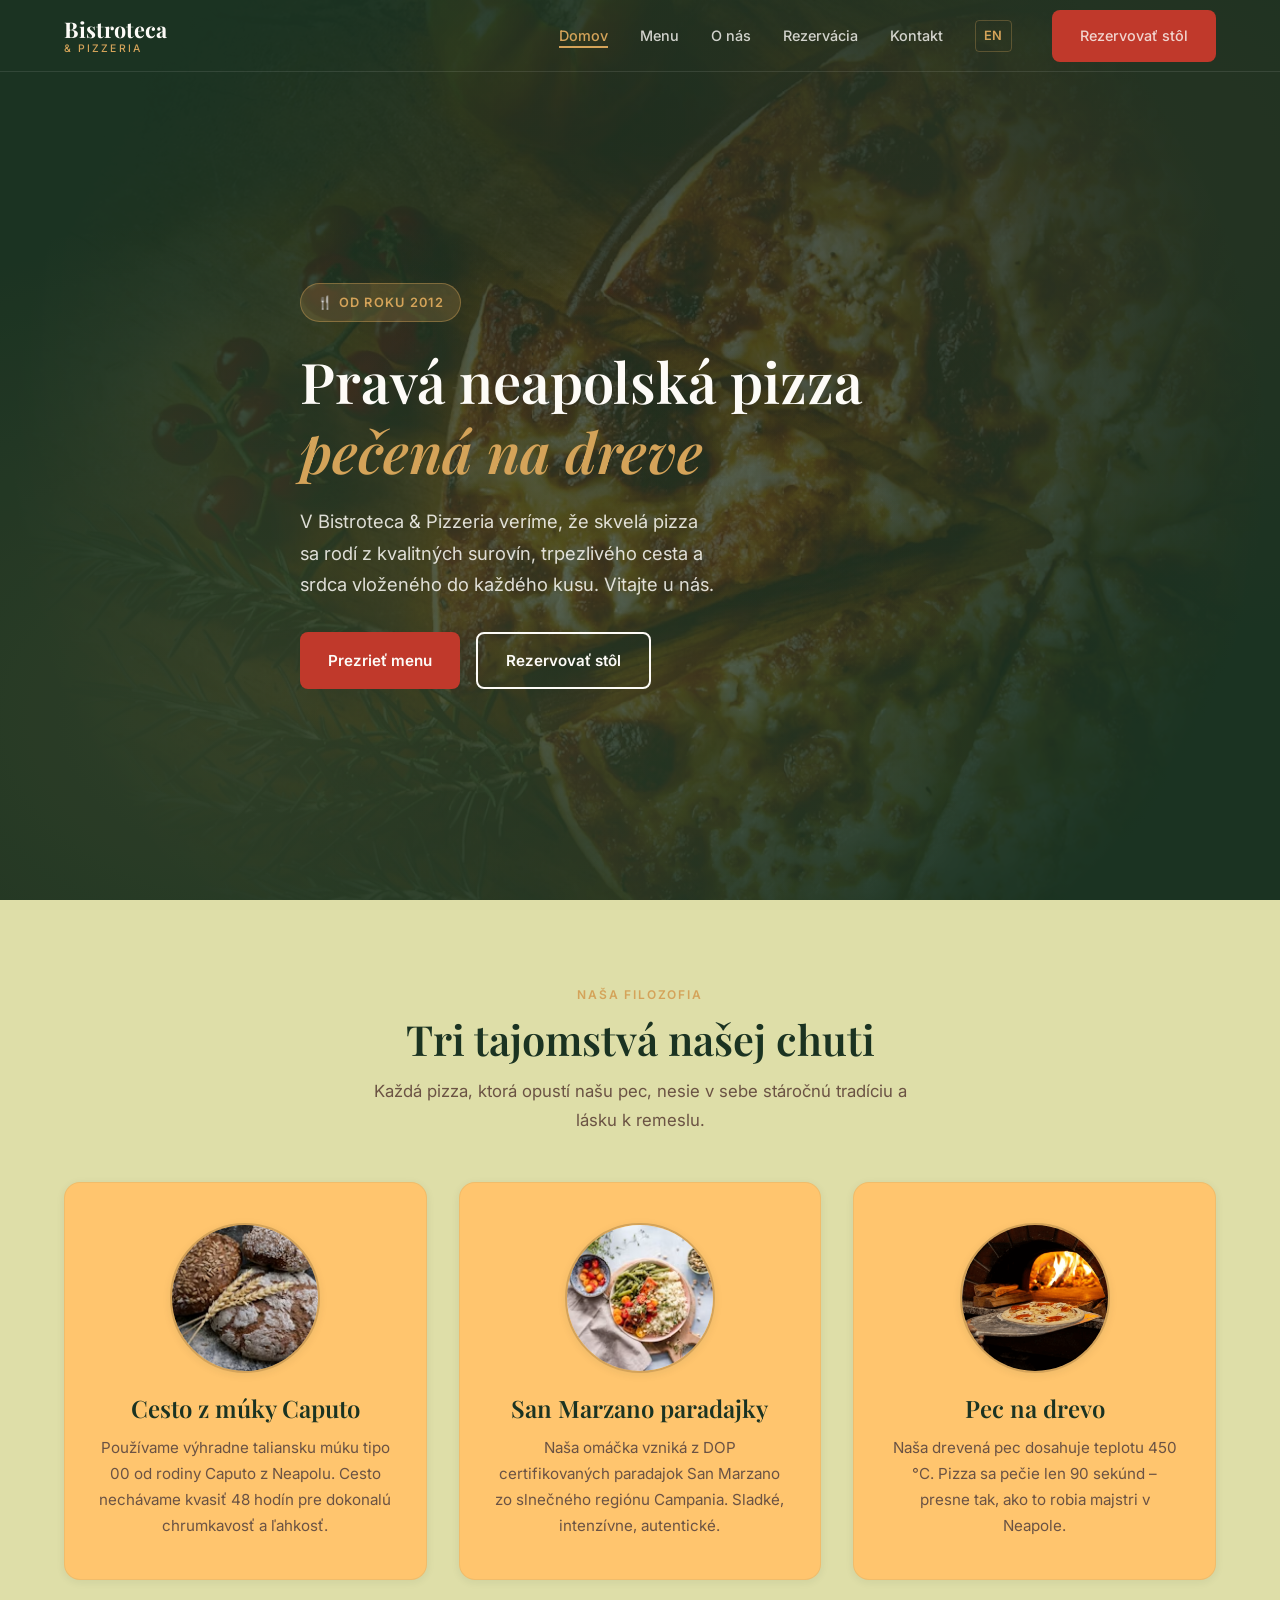
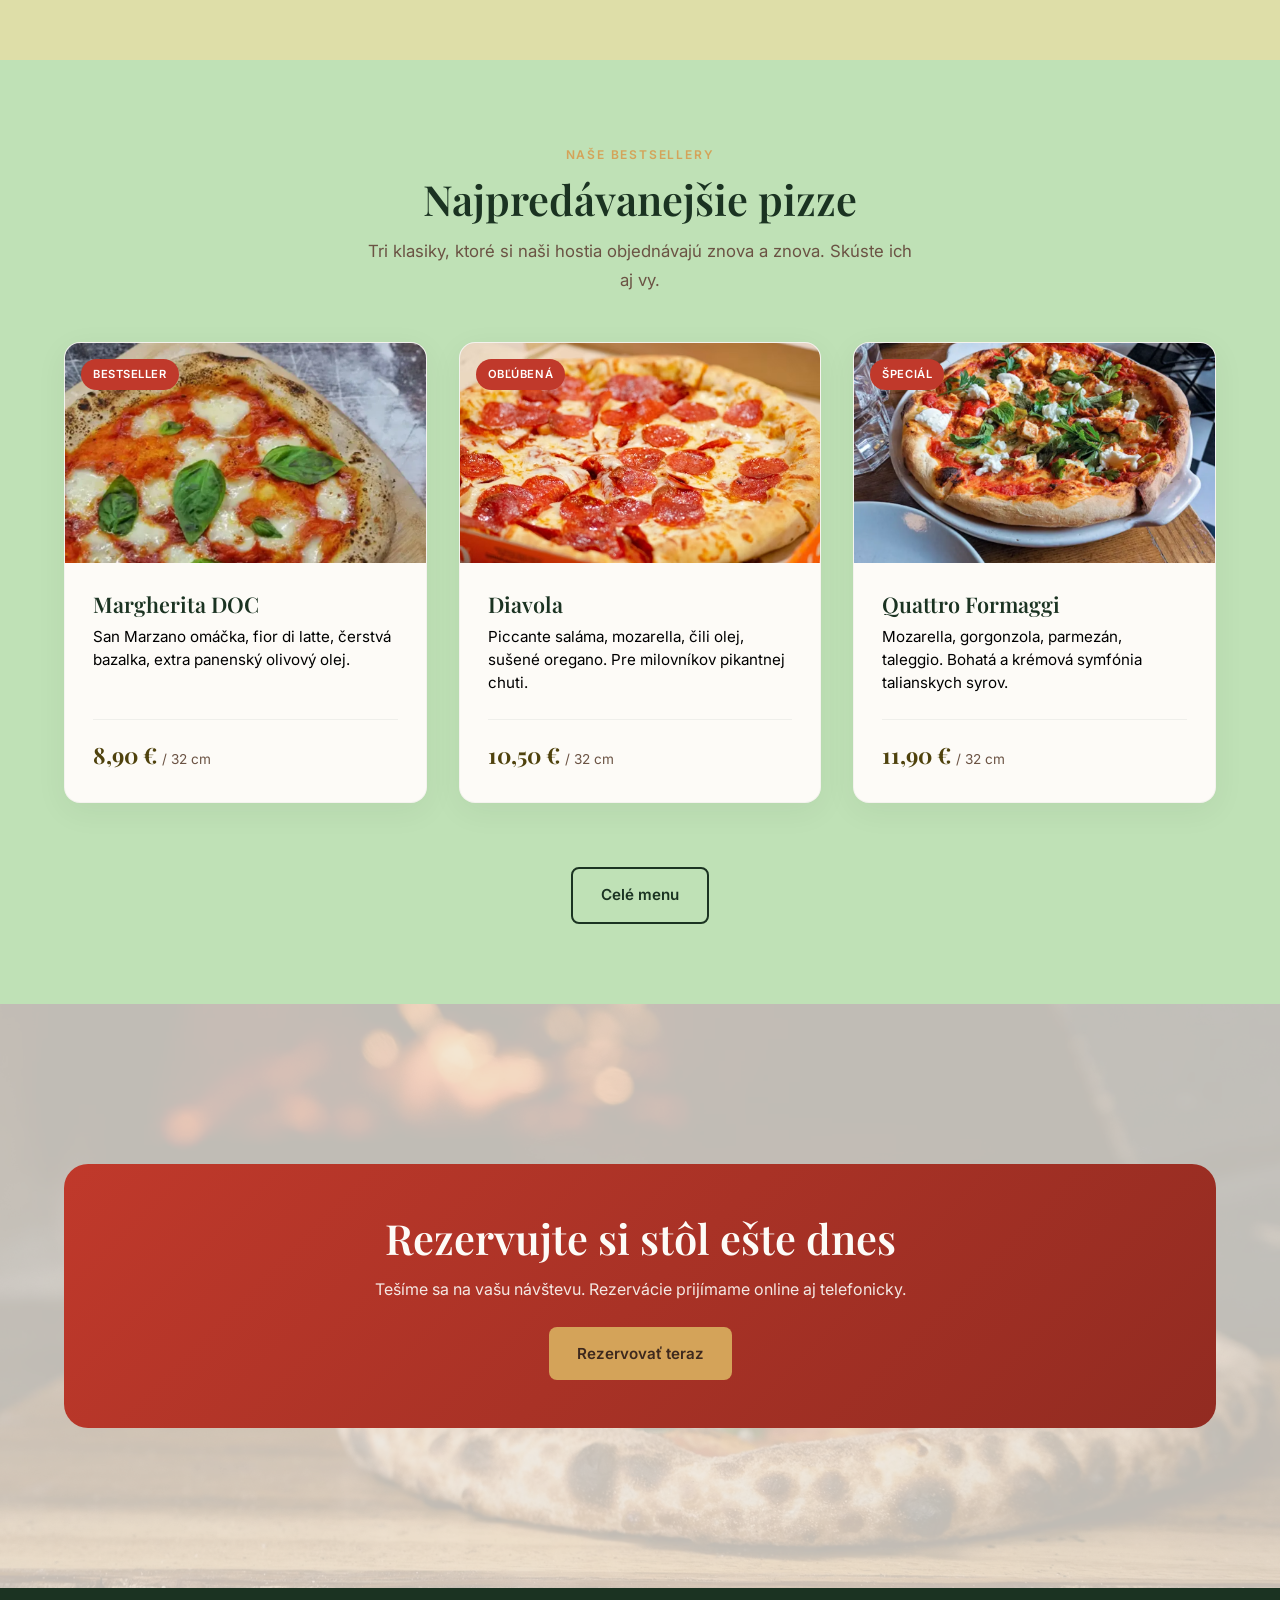
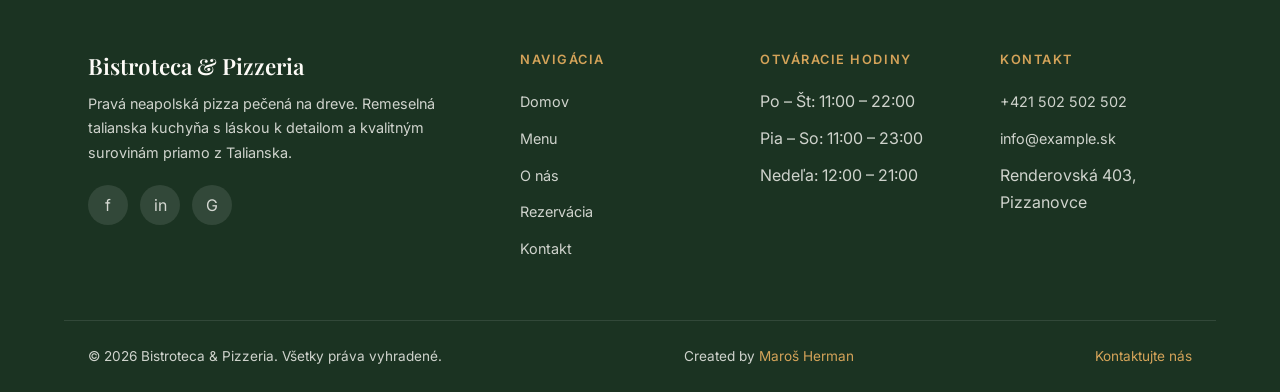
<file: index.html>
<!DOCTYPE html>
<html lang="sk">
<head>
  <meta charset="UTF-8">
  <meta name="viewport" content="width=device-width, initial-scale=1.0">
  <meta name="description" content="Bistroteca & Pizzeria – Pravá neapolská pizza pečená na dreve. Remeselná talianska kuchyňa v srdci mesta.">
  <title>Bistroteca & Pizzeria | Pravá neapolská pizza</title>
  <link rel="icon" type="image/png" href="obrazky/favicon.png">
  <link rel="stylesheet" href="styles.css">
</head>
<body>

  <!-- NAV -->
  <nav class="nav">
    <div class="container nav-inner">
      <a href="index.html" class="nav-logo">
        Bistroteca
        <span>& Pizzeria</span>
      </a>
      <button class="nav-toggle" aria-label="Otvoriť menu">
        <span></span>
        <span></span>
        <span></span>
      </button>
      <ul class="nav-links">
	    <li><a href="index.html" class="active">Domov</a></li>
	    <li><a href="menu.html">Menu</a></li>
	    <li><a href="o-nas.html">O nás</a></li>
	    <li><a href="rezervacia.html">Rezervácia</a></li>
	    <li><a href="kontakt.html">Kontakt</a></li>	  
	    <li class="lang-switch"><a href="en/index.html" title="Switch to English">EN</a></li>	  
	    <li class="nav-cta"><a href="rezervacia.html" class="btn btn-primary">Rezervovať stôl</a></li>
	 </ul>
    </div>
  </nav>

  <!-- HERO -->
  <section class="hero">
    <div class="container hero-content">
      <div class="hero-badge">&#127860; Od roku 2012</div>
      <h1>Pravá neapolská pizza <em>pečená na dreve</em></h1>
      <p class="hero-text hero-text-responsive">V Bistroteca & Pizzeria veríme, že skvelá pizza sa rodí z kvalitných surovín, trpezlivého cesta a srdca vloženého do každého kusu. Vitajte u nás.</p>
      <div class="hero-actions">
        <a href="menu.html" class="btn btn-primary">Prezrieť menu</a>
        <a href="rezervacia.html" class="btn btn-secondary">Rezervovať stôl</a>
      </div>
    </div>
    
    <div class="hero-bg-image">
      <img src="obrazky/uvod.webp" alt="Pizza pozadie">
    </div>
  </section>

  <!-- TRI TAJOMSTVÁ -->
  <section class="section secrets">
    <div class="container">
      <div class="section-header">
        <span class="section-label">Naša filozofia</span>
        <h2>Tri tajomstvá našej chuti</h2>
        <p>Každá pizza, ktorá opustí našu pec, nesie v sebe stáročnú tradíciu a lásku k remeslu.</p>
      </div>
      <div class="secrets-grid">
        <div class="secret-card">
          <div class="secret-icon">
            <img src="obrazky/cesto.webp" alt="Talianska múka">
          </div>
          <h3>Cesto z múky Caputo</h3>
          <p>Používame výhradne taliansku múku tipo 00 od rodiny Caputo z Neapolu. Cesto nechávame kvasiť 48 hodín pre dokonalú chrumkavosť a ľahkosť.</p>
        </div>
        <div class="secret-card">
          <div class="secret-icon">
            <img src="obrazky/paradajky.webp" alt="Dlhé kysnutie">
          </div>
          <h3>San Marzano paradajky</h3>
          <p>Naša omáčka vzniká z DOP certifikovaných paradajok San Marzano zo slnečného regiónu Campania. Sladké, intenzívne, autentické.</p>
        </div>
        <div class="secret-card">
          <div class="secret-icon">
            <img src="obrazky/oven.webp" alt="Pec na drevo">
          </div>
          <h3>Pec na drevo</h3>
          <p>Naša drevená pec dosahuje teplotu 450 °C. Pizza sa pečie len 90 sekúnd – presne tak, ako to robia majstri v Neapole.</p>
        </div>
      </div>
    </div> 
  </section>

  <!-- NAJPREDÁVANEJŠIE PIZZE -->
  <section class="section products">
    <div class="container">
      <div class="section-header">
        <span class="section-label">Naše bestsellery</span>
        <h2>Najpredávanejšie pizze</h2>
        <p>Tri klasiky, ktoré si naši hostia objednávajú znova a znova. Skúste ich aj vy.</p>
      </div>
      <div class="products-grid">
        <article class="product-card">
          <div class="product-image">
            <span class="product-badge">Bestseller</span>
            <img src="obrazky/pizza1.webp" alt="Margherita DOC">
          </div>
          <div class="product-body">
            <h3>Margherita DOC</h3>
            <p>San Marzano omáčka, fior di latte, čerstvá bazalka, extra panenský olivový olej.</p>
            <div class="product-footer">
              <div class="product-price">8,90 € <small>/ 32 cm</small></div>
            </div>
          </div>
        </article>
        <article class="product-card">
          <div class="product-image">
            <span class="product-badge">Obľúbená</span>
            <img src="obrazky/pizza2.webp" alt="Diavola">
          </div>
          <div class="product-body">
            <h3>Diavola</h3>
            <p>Piccante saláma, mozarella, čili olej, sušené oregano. Pre milovníkov pikantnej chuti.</p>
            <div class="product-footer">
              <div class="product-price">10,50 € <small>/ 32 cm</small></div>
            </div>
          </div>
        </article>
        <article class="product-card">
          <div class="product-image">
            <span class="product-badge">Špeciál</span>
            <img src="obrazky/pizza3.webp" alt="Quattro Formaggi">
          </div>
          <div class="product-body">
            <h3>Quattro Formaggi</h3>
            <p>Mozarella, gorgonzola, parmezán, taleggio. Bohatá a krémová symfónia talianskych syrov.</p>
            <div class="product-footer">
              <div class="product-price">11,90 € <small>/ 32 cm</small></div>
            </div>
          </div>
        </article>
      </div>
      <div class="text-center mt-4">
        <a href="menu.html" class="btn btn-outline">Celé menu</a>
      </div>
    </div>
  </section>
  
  <section class="section menu-section-bg">
  
  <!-- CTA -->
  <section class="section">
    <div class="container">
      <div class="cta-banner">
        <h2>Rezervujte si stôl ešte dnes</h2>
        <p>Tešíme sa na vašu návštevu. Rezervácie prijímame online aj telefonicky.</p>
        <a href="rezervacia.html" class="btn btn-gold">Rezervovať teraz</a>
      </div>
    </div>
  </section>

  </section>

  <!-- FOOTER -->
  <footer class="footer">
    <div class="container">
      <div class="footer-grid">
        <div class="footer-brand">
          <h3>Bistroteca & Pizzeria</h3>
          <p>Pravá neapolská pizza pečená na dreve. Remeselná talianska kuchyňa s láskou k detailom a kvalitným surovinám priamo z Talianska.</p>
          <div class="footer-social">
            <a href="#" aria-label="Facebook">f</a>
            <a href="#" aria-label="Instagram">in</a>
            <a href="#" aria-label="Google">G</a>
          </div>
        </div>
        <div class="footer-col">
          <h4>Navigácia</h4>
          <ul>
            <li><a href="index.html">Domov</a></li>
            <li><a href="menu.html">Menu</a></li>
            <li><a href="o-nas.html">O nás</a></li>
            <li><a href="rezervacia.html">Rezervácia</a></li>
            <li><a href="kontakt.html">Kontakt</a></li>
          </ul>
        </div>
        <div class="footer-col">
          <h4>Otváracie hodiny</h4>
          <ul>
            <li>Po – Št: 11:00 – 22:00</li>
            <li>Pia – So: 11:00 – 23:00</li>
            <li>Nedeľa: 12:00 – 21:00</li>
          </ul>
        </div>
        <div class="footer-col">
          <h4>Kontakt</h4>
          <ul>
            <li><a href="tel:+421901234567">+421 502 502 502</a></li>
            <li><a href="mailto:info@example.sk">info@example.sk</a></li>
            <li>Renderovská 403, Pizzanovce</li>
          </ul>
        </div>
      </div>
      <div class="footer-bottom">
	    <span>&copy; 2026 Bistroteca & Pizzeria. Všetky práva vyhradené.</span>	  
	    <span class="footer-author">Created by <a href="https://mawebstudio.netlify.app/" target="_blank">Maroš Herman</a></span>	  
	    <a href="kontakt.html">Kontaktujte nás</a>
	  </div>
    </div>
  </footer>

  <script src="script.js"></script>
</body>
</html>
</file>
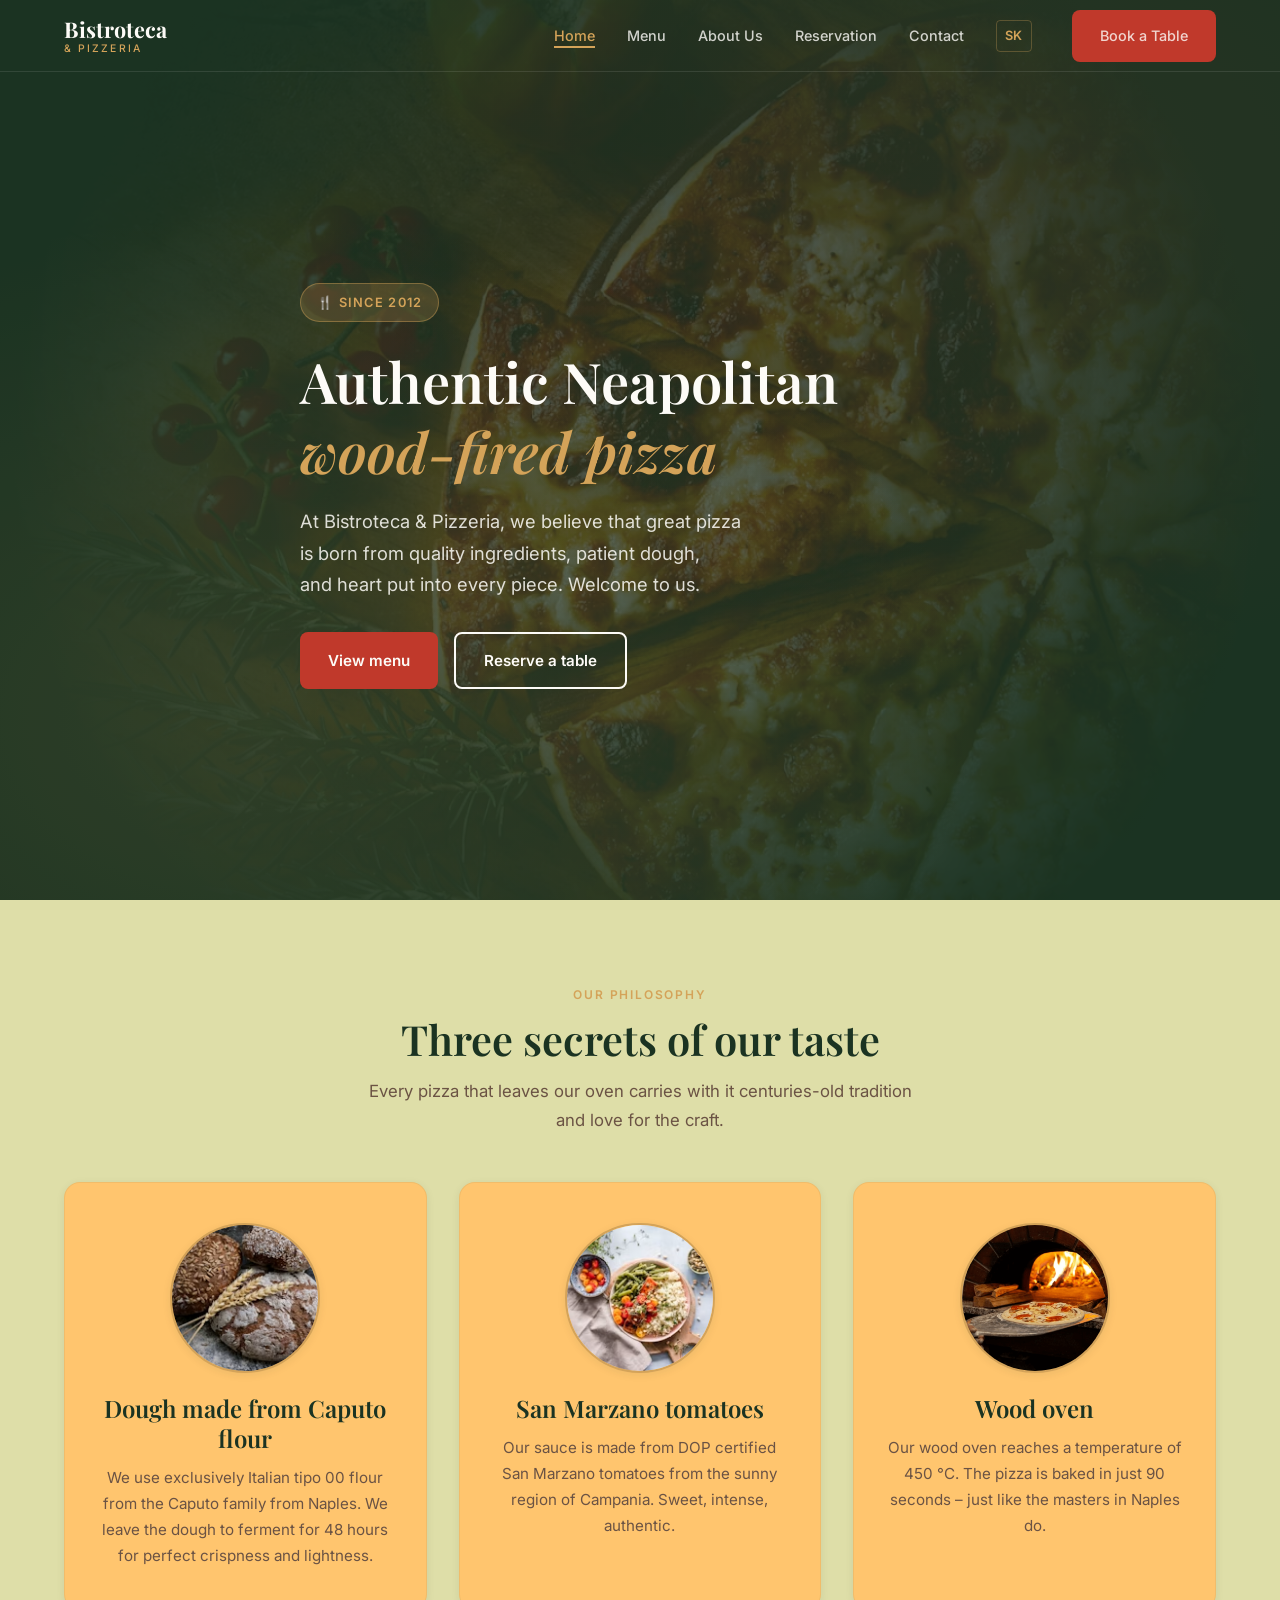
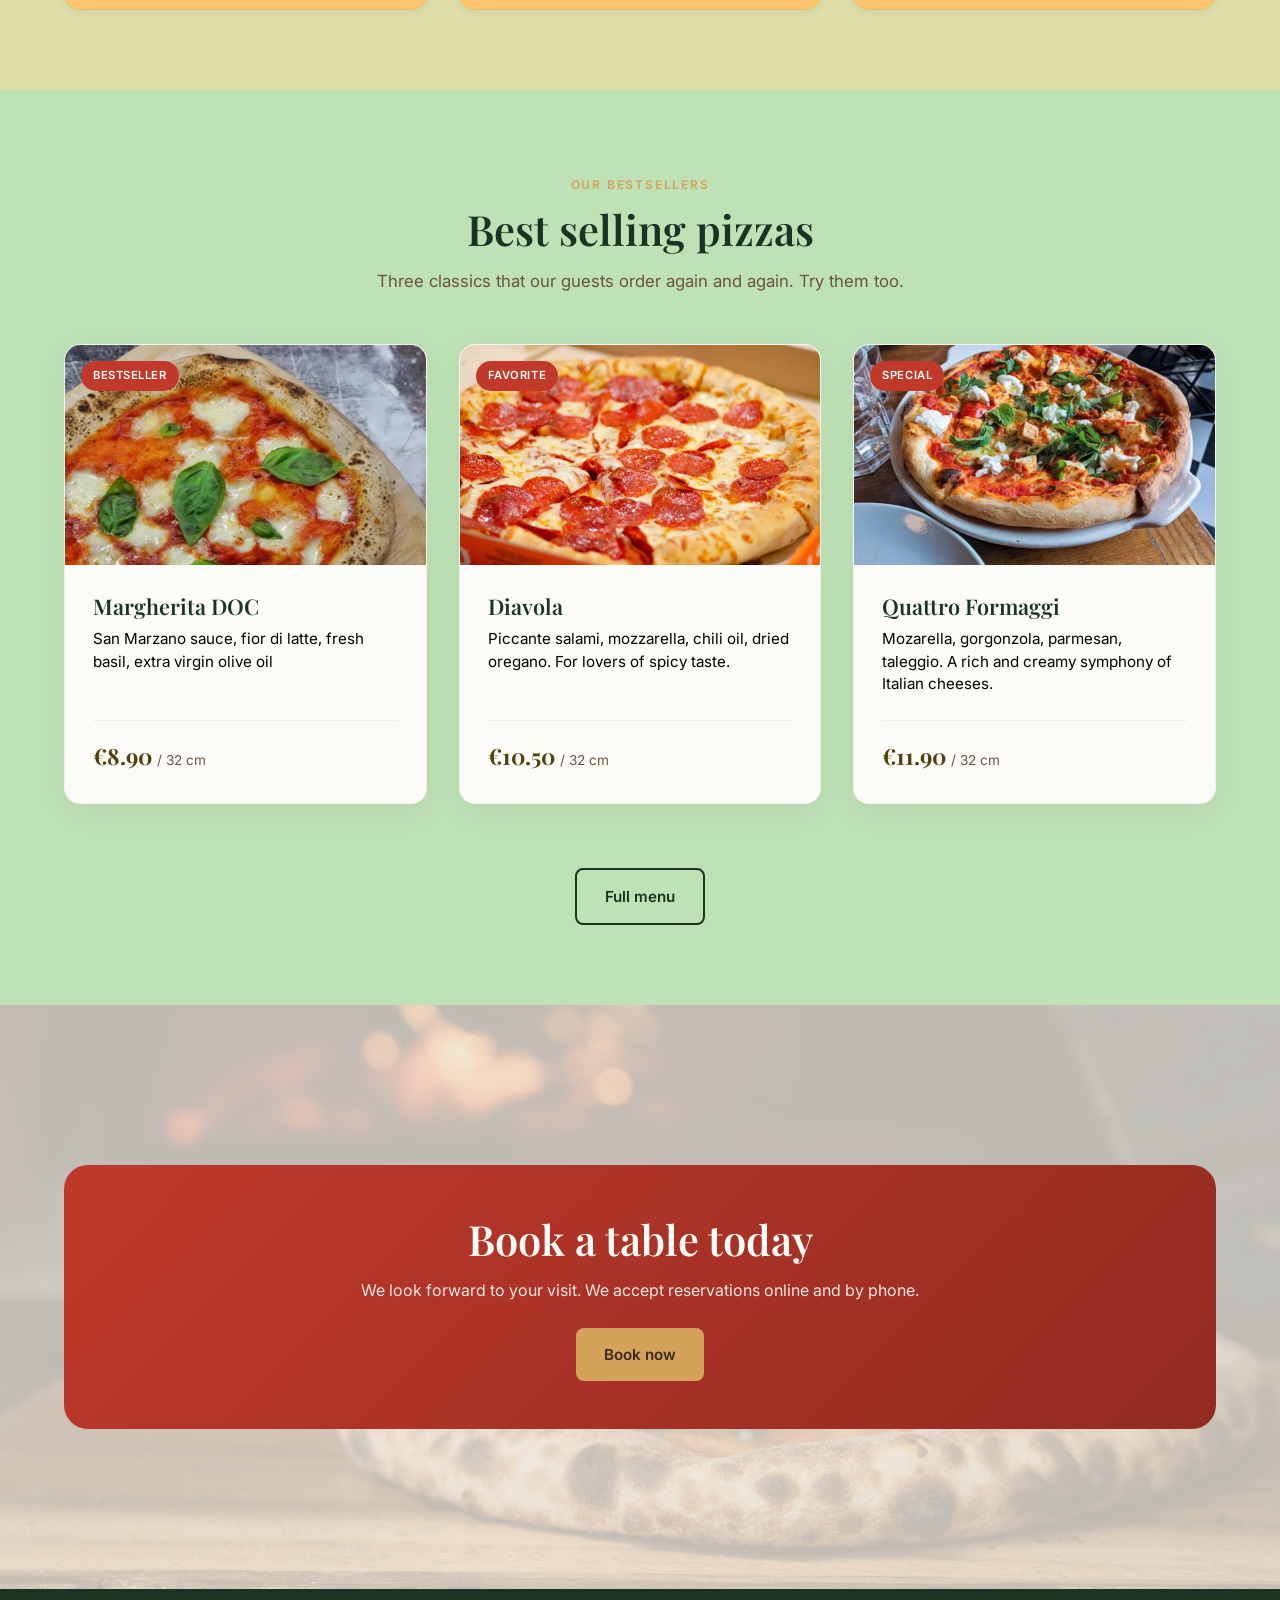
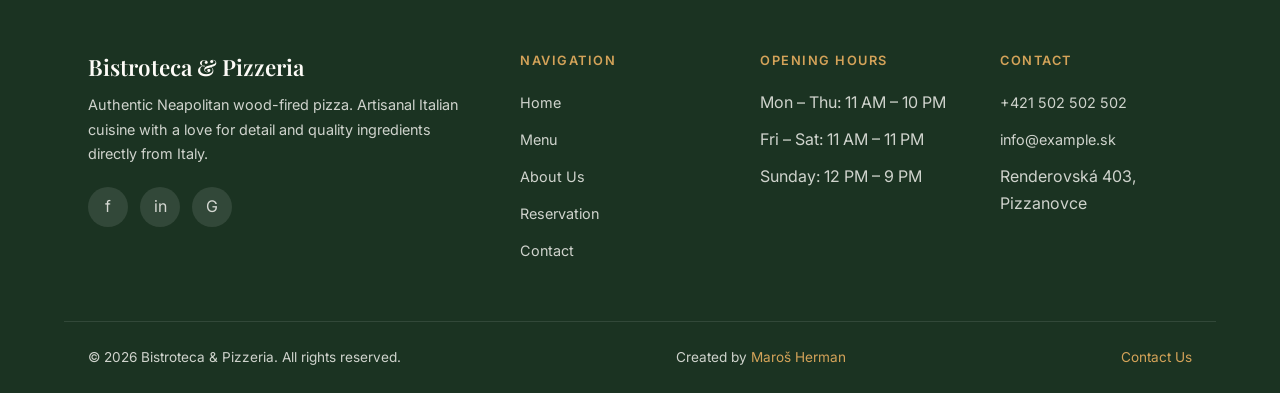
<file: en/index.html>
<!DOCTYPE html>
<html lang="en">
<head>
  <meta charset="UTF-8">
  <meta name="viewport" content="width=device-width, initial-scale=1.0">
  <meta name="description" content="Bistroteca & Pizzeria – Authentic Neapolitan wood-fired pizza. Artisanal Italian cuisine in the heart of the city.">
  <title>Bistroteca & Pizzeria | Real Neapolitan pizza</title>
  <link rel="icon" type="image/png" href="../obrazky/favicon.png">
  <link rel="stylesheet" href="../styles.css">
</head>
<body>

  <!-- NAV -->
  <nav class="nav">
    <div class="container nav-inner">
      <a href="index.html" class="nav-logo">
        Bistroteca
        <span>& Pizzeria</span>
      </a>
      <button class="nav-toggle" aria-label="Open menu">
        <span></span>
        <span></span>
        <span></span>
      </button>
      <ul class="nav-links">
	    <li><a href="index.html" class="active">Home</a></li>
	    <li><a href="menu.html">Menu</a></li>
	    <li><a href="about.html">About Us</a></li>
	    <li><a href="reservation.html">Reservation</a></li>
	    <li><a href="contact.html">Contact</a></li>   	  
	    <li class="lang-switch"><a href="../index.html" title="Prepnúť do slovenčiny">SK</a></li>      	  
	    <li class="nav-cta"><a href="reservation.html" class="btn btn-primary">Book a Table</a></li>
	  </ul>
    </div>
  </nav>

  <!-- HERO -->
  <section class="hero">
    <div class="container hero-content">
      <div class="hero-badge">&#127860; Since 2012</div>
      <h1>Authentic Neapolitan <em>wood-fired pizza</em></h1>
      <p class="hero-text hero-text-responsive">At Bistroteca & Pizzeria, we believe that great pizza is born from quality ingredients, patient dough, and heart put into every piece. Welcome to us.</p>
      <div class="hero-actions">
        <a href="menu.html" class="btn btn-primary">View menu</a>
        <a href="reservation.html" class="btn btn-secondary">Reserve a table</a>
      </div>
    </div>
    
    <div class="hero-bg-image">
      <img src="../obrazky/uvod.webp" alt="Pizza background">
    </div>
  </section>

  <!-- THREE SECRETS -->
  <section class="section secrets">
    <div class="container">
      <div class="section-header">
        <span class="section-label">Our philosophy</span>
        <h2>Three secrets of our taste</h2>
        <p>Every pizza that leaves our oven carries with it centuries-old tradition and love for the craft.</p>
      </div>
      <div class="secrets-grid">
        <div class="secret-card">
          <div class="secret-icon">
            <img src="../obrazky/cesto.webp" alt="Italian flour">
          </div>
          <h3>Dough made from Caputo flour</h3>
          <p>We use exclusively Italian tipo 00 flour from the Caputo family from Naples. We leave the dough to ferment for 48 hours for perfect crispness and lightness.</p>
        </div>
        <div class="secret-card">
          <div class="secret-icon">
            <img src="../obrazky/paradajky.webp" alt="Long fermentation">
          </div>
          <h3>San Marzano tomatoes</h3>
          <p>Our sauce is made from DOP certified San Marzano tomatoes from the sunny region of Campania. Sweet, intense, authentic.</p>
        </div>
        <div class="secret-card">
          <div class="secret-icon">
            <img src="../obrazky/oven.webp" alt="Wood-burning stove">
          </div>
          <h3>Wood oven</h3>
          <p>Our wood oven reaches a temperature of 450 °C. The pizza is baked in just 90 seconds – just like the masters in Naples do.</p>
        </div>
      </div>
    </div> 
  </section>

  <!-- BEST SELLING PIZZAS -->
  <section class="section products">
    <div class="container">
      <div class="section-header">
        <span class="section-label">Our bestsellers</span>
        <h2>Best selling pizzas</h2>
        <p>Three classics that our guests order again and again. Try them too.</p>
      </div>
      <div class="products-grid">
        <article class="product-card">
          <div class="product-image">
            <span class="product-badge">Bestseller</span>
            <img src="../obrazky/pizza1.webp" alt="Margherita DOC">
          </div>
          <div class="product-body">
            <h3>Margherita DOC</h3>
            <p>San Marzano sauce, fior di latte, fresh basil, extra virgin olive oil</p>
            <div class="product-footer">
              <div class="product-price">€8.90 <small>/ 32 cm</small></div>
            </div>
          </div>
        </article>
        <article class="product-card">
          <div class="product-image">
            <span class="product-badge">Favorite</span>
            <img src="../obrazky/pizza2.webp" alt="Diavola">
          </div>
          <div class="product-body">
            <h3>Diavola</h3>
            <p>Piccante salami, mozzarella, chili oil, dried oregano. For lovers of spicy taste.</p>
            <div class="product-footer">
              <div class="product-price">€10.50 <small>/ 32 cm</small></div>
            </div>
          </div>
        </article>
        <article class="product-card">
          <div class="product-image">
            <span class="product-badge">Special</span>
            <img src="../obrazky/pizza3.webp" alt="Quattro Formaggi">
          </div>
          <div class="product-body">
            <h3>Quattro Formaggi</h3>
            <p>Mozarella, gorgonzola, parmesan, taleggio. A rich and creamy symphony of Italian cheeses.</p>
            <div class="product-footer">
              <div class="product-price">€11.90 <small>/ 32 cm</small></div>
            </div>
          </div>
        </article>
      </div>
      <div class="text-center mt-4">
        <a href="menu.html" class="btn btn-outline">Full menu</a>
      </div>
    </div>
  </section>
  
  <section class="section menu-section-bg">
  
  <!-- CTA -->
  <section class="section">
    <div class="container">
      <div class="cta-banner">
        <h2>Book a table today</h2>
        <p>We look forward to your visit. We accept reservations online and by phone.</p>
        <a href="reservation.html" class="btn btn-gold">Book now</a>
      </div>
    </div>
  </section>

  </section>

  <!-- FOOTER -->
  <footer class="footer">
    <div class="container">
      <div class="footer-grid">
        <div class="footer-brand">
          <h3>Bistroteca & Pizzeria</h3>
          <p>Authentic Neapolitan wood-fired pizza. Artisanal Italian cuisine with a love for detail and quality ingredients directly from Italy.</p>
          <div class="footer-social">
            <a href="#" aria-label="Facebook">f</a>
            <a href="#" aria-label="Instagram">in</a>
            <a href="#" aria-label="Google">G</a>
          </div>
        </div>
        <div class="footer-col">
          <h4>Navigation</h4>
          <ul>
            <li><a href="index.html">Home</a></li>
            <li><a href="menu.html">Menu</a></li>
            <li><a href="about.html">About Us</a></li>
            <li><a href="reservation.html">Reservation</a></li>
            <li><a href="contact.html">Contact</a></li>
          </ul>
        </div>
        <div class="footer-col">
          <h4>Opening Hours</h4>
		  <ul>
		    <li>Mon – Thu: 11 AM – 10 PM</li>
		    <li>Fri – Sat: 11 AM – 11 PM</li>
		    <li>Sunday: 12 PM – 9 PM</li>
		  </ul>
        </div>
        <div class="footer-col">
          <h4>Contact</h4>
          <ul>
            <li><a href="tel:+421901234567">+421 502 502 502</a></li>
            <li><a href="mailto:info@example.sk">info@example.sk</a></li>
            <li>Renderovská 403, Pizzanovce</li>
          </ul>
        </div>
      </div>
      <div class="footer-bottom">
	    <span>&copy; 2026 Bistroteca & Pizzeria. All rights reserved.</span>	  
	    <span class="footer-author">Created by <a href="https://mawebstudio.netlify.app/" target="_blank">Maroš Herman</a></span>	  
	    <a href="contact.html">Contact Us</a>
	  </div>
    </div>
  </footer>

  <script src="../script.js"></script>
</body>
</html>
</file>
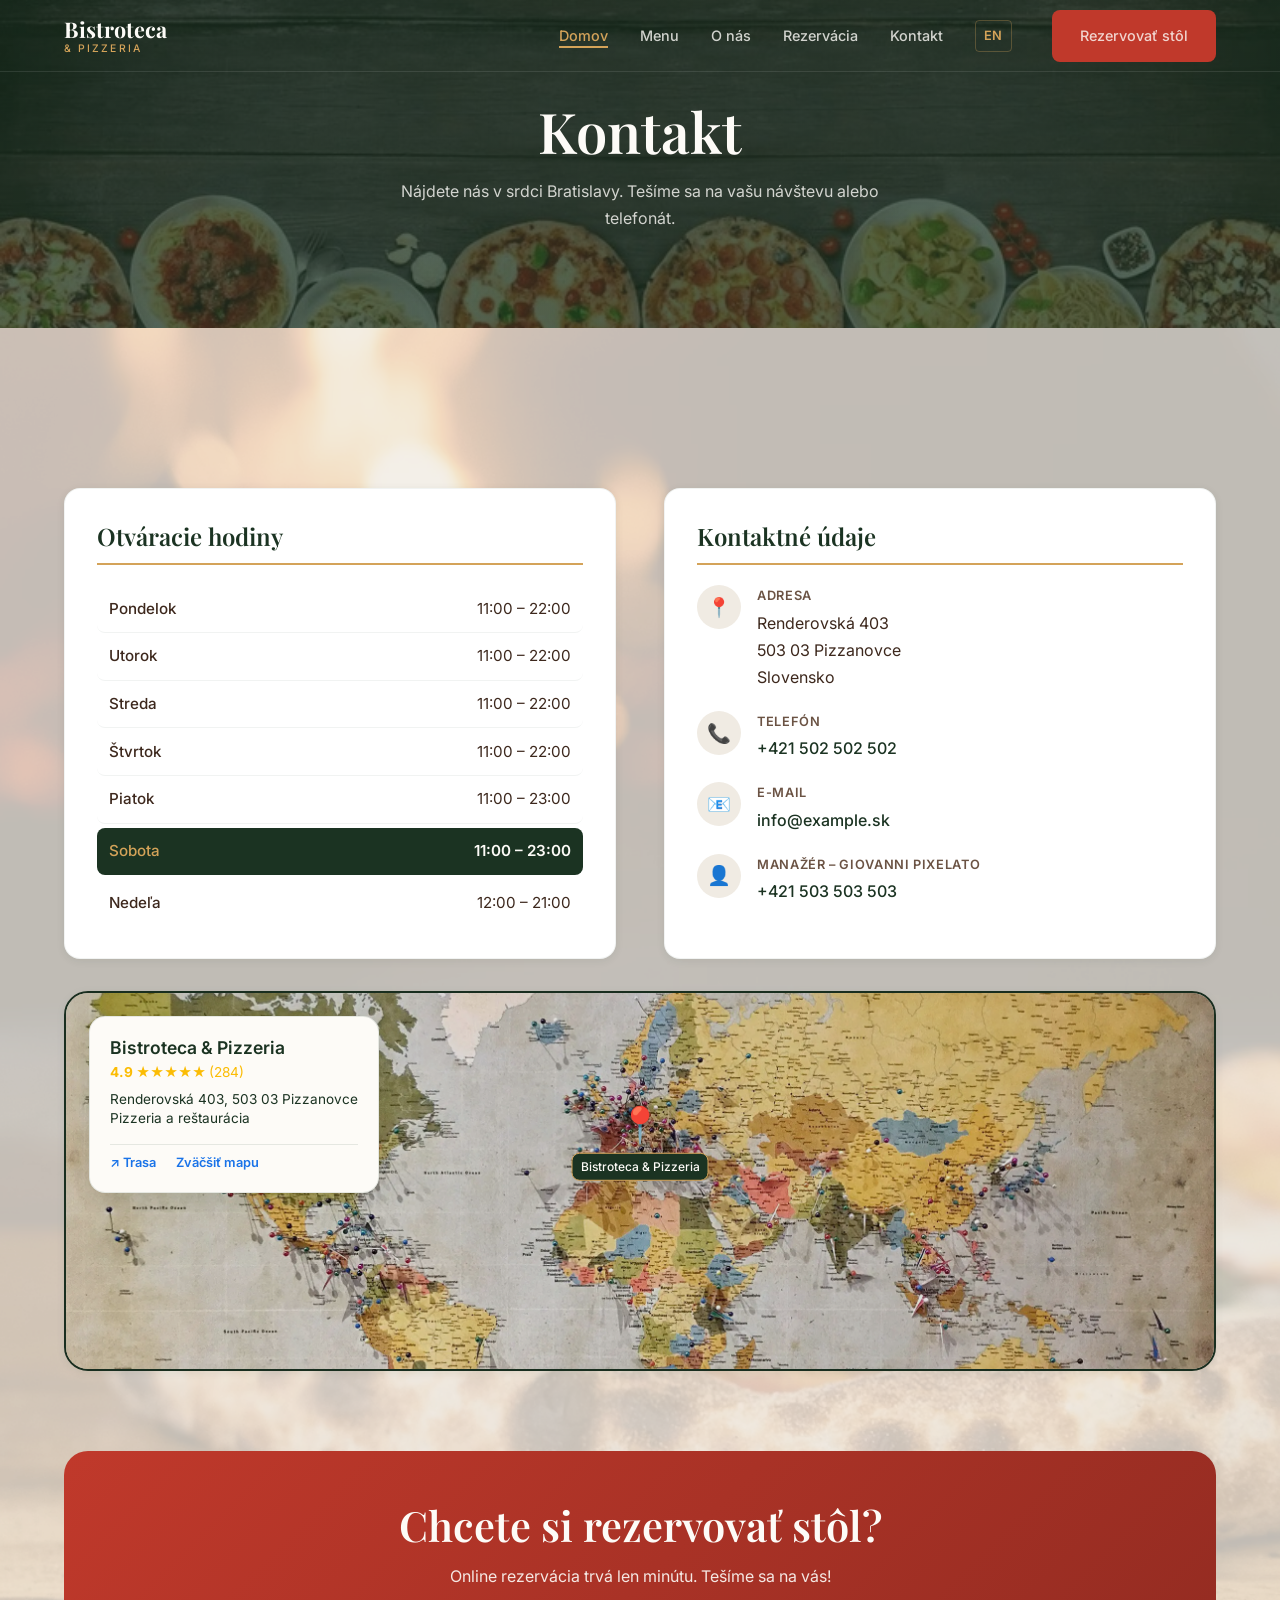
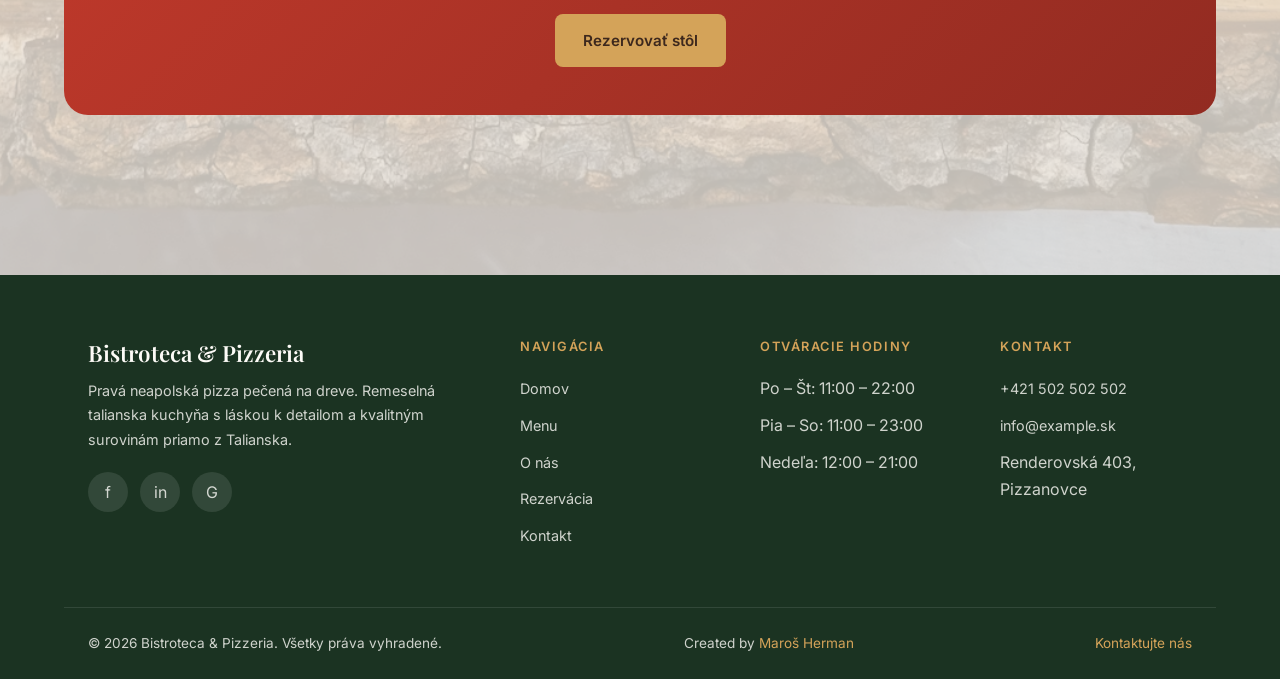
<file: kontakt.html>
<!DOCTYPE html>
<html lang="sk">
<head>
  <meta charset="UTF-8">
  <meta name="viewport" content="width=device-width, initial-scale=1.0">
  <meta name="description" content="Kontaktujte Bistroteca & Pizzeria – adresa, telefón, otváracie hodiny a mapa.">
  <title>Kontakt | Bistroteca & Pizzeria</title>
  <link rel="icon" type="image/png" href="obrazky/favicon.png">
  <link rel="stylesheet" href="styles.css">
</head>
<body>

  <!-- NAV -->
  <nav class="nav">
    <div class="container nav-inner">
      <a href="index.html" class="nav-logo">
        Bistroteca
        <span>& Pizzeria</span>
      </a>
      <button class="nav-toggle" aria-label="Otvoriť menu">
        <span></span>
        <span></span>
        <span></span>
      </button>
      <ul class="nav-links">
	    <li><a href="index.html" class="active">Domov</a></li>
	    <li><a href="menu.html">Menu</a></li>
	    <li><a href="o-nas.html">O nás</a></li>
	    <li><a href="rezervacia.html">Rezervácia</a></li>
	    <li><a href="kontakt.html">Kontakt</a></li>	  
	    <li class="lang-switch"><a href="en/index.html" title="Switch to English">EN</a></li>	  
	    <li class="nav-cta"><a href="rezervacia.html" class="btn btn-primary">Rezervovať stôl</a></li>
	 </ul>
    </div>
  </nav>

  <!-- PAGE HERO -->
  <section class="page-hero">
    <div class="container">
      <h1>Kontakt</h1>
      <p>Nájdete nás v srdci Bratislavy. Tešíme sa na vašu návštevu alebo telefonát.</p>
    </div>
  </section>
  
  <section class="section menu-section-bg">
  
  <!-- CONTACT -->
  <section class="section">
    <div class="container">
      <div class="contact-grid">

        <div class="contact-card">
          <h3>Otváracie hodiny</h3>
          <ul class="hours-list">
            <li>
              <span class="hours-day">Pondelok</span>
              <span>11:00 – 22:00</span>
            </li>
            <li>
              <span class="hours-day">Utorok</span>
              <span>11:00 – 22:00</span>
            </li>
            <li>
              <span class="hours-day">Streda</span>
              <span>11:00 – 22:00</span>
            </li>
            <li>
              <span class="hours-day">Štvrtok</span>
              <span>11:00 – 22:00</span>
            </li>
            <li>
              <span class="hours-day">Piatok</span>
              <span>11:00 – 23:00</span>
            </li>
            <li>
              <span class="hours-day">Sobota</span>
              <span>11:00 – 23:00</span>
            </li>
            <li>
              <span class="hours-day">Nedeľa</span>
              <span>12:00 – 21:00</span>
            </li>
          </ul>
        </div>

        <div class="contact-card">
          <h3>Kontaktné údaje</h3>

          <div class="contact-info-item">
            <div class="contact-icon">&#128205;</div>
            <div>
              <strong>Adresa</strong>
              Renderovská 403<br>
              503 03 Pizzanovce<br>
              Slovensko
            </div>
          </div>	

          <div class="contact-info-item">
            <div class="contact-icon">&#128222;</div>
            <div>
              <strong>Telefón</strong>
              <a href="tel:+421502502502">+421 502 502 502</a>
            </div>
          </div>

          <div class="contact-info-item">
            <div class="contact-icon">&#128231;</div>
            <div>
              <strong>E-mail</strong>
              <a href="mailto:info@example.sk">info@example.sk</a>
            </div>
          </div>

          <div class="contact-info-item">
            <div class="contact-icon">&#128100;</div>
            <div>
              <strong>Manažér – Giovanni Pixelato</strong>
              <a href="tel:+421503503503">+421 503 503 503</a>
            </div>
          </div>
        </div>

      </div>

      <div class="fake-map-container">
  
		  <div class="map-widget">
			<h4>Bistroteca & Pizzeria</h4>
			<div class="rating">4.9 ★★★★★ <span style="color: var(--color-gray); font-weight: normal;">(284)</span></div>
			<p>Renderovská 403, 503 03 Pizzanovce<br>Pizzeria a reštaurácia</p>
			<div class="map-links">
			  <a href="#" onclick="alert('Navigácia sa spúšťa...'); return false;">↗ Trasa</a>
			  <a href="#" onclick="alert('Otváram mapu...'); return false;">Zväčšiť mapu</a>
			</div>
		  </div>

		  <div style="position: relative; width: 100%;">
			<div class="map-pin">
			  <div class="pin-icon">📍</div>
			  <div class="pin-label">Bistroteca & Pizzeria</div>
			</div>
			<img class="map-img" src="obrazky/fake-map.webp" alt="Mapa umiestnenia Bistroteca & Pizzeria" loading="lazy">
		  </div>

      </div>
  </section>

  <!-- CTA -->
  <section class="section" style="padding-top: 0;">
    <div class="container">
      <div class="cta-banner">
        <h2>Chcete si rezervovať stôl?</h2>
        <p>Online rezervácia trvá len minútu. Tešíme sa na vás!</p>
        <a href="rezervacia.html" class="btn btn-gold">Rezervovať stôl</a>
      </div>
    </div>
  </section>

  </section>

  <!-- FOOTER -->
  <footer class="footer">
    <div class="container">
      <div class="footer-grid">
        <div class="footer-brand">
          <h3>Bistroteca & Pizzeria</h3>
          <p>Pravá neapolská pizza pečená na dreve. Remeselná talianska kuchyňa s láskou k detailom a kvalitným surovinám priamo z Talianska.</p>
          <div class="footer-social">
            <a href="#" aria-label="Facebook">f</a>
            <a href="#" aria-label="Instagram">in</a>
            <a href="#" aria-label="Google">G</a>
          </div>
        </div>
        <div class="footer-col">
          <h4>Navigácia</h4>
          <ul>
            <li><a href="index.html">Domov</a></li>
            <li><a href="menu.html">Menu</a></li>
            <li><a href="o-nas.html">O nás</a></li>
            <li><a href="rezervacia.html">Rezervácia</a></li>
            <li><a href="kontakt.html">Kontakt</a></li>
          </ul>
        </div>
        <div class="footer-col">
          <h4>Otváracie hodiny</h4>
          <ul>
            <li>Po – Št: 11:00 – 22:00</li>
            <li>Pia – So: 11:00 – 23:00</li>
            <li>Nedeľa: 12:00 – 21:00</li>
          </ul>
        </div>
        <div class="footer-col">
          <h4>Kontakt</h4>
          <ul>
            <li><a href="tel:+421901234567">+421 502 502 502</a></li>
            <li><a href="mailto:info@example.sk">info@example.sk</a></li>
            <li>Renderovská 403, Pizzanovce</li>
          </ul>
        </div>
      </div>
      <div class="footer-bottom">
	    <span>&copy; 2026 Bistroteca & Pizzeria. Všetky práva vyhradené.</span>	  
	    <span class="footer-author">Created by <a href="https://mawebstudio.netlify.app/" target="_blank">Maroš Herman</a></span>	  
	    <a href="kontakt.html">Kontaktujte nás</a>
	  </div>
    </div>
  </footer>

  <script src="script.js"></script>
</body>
</html>
</file>
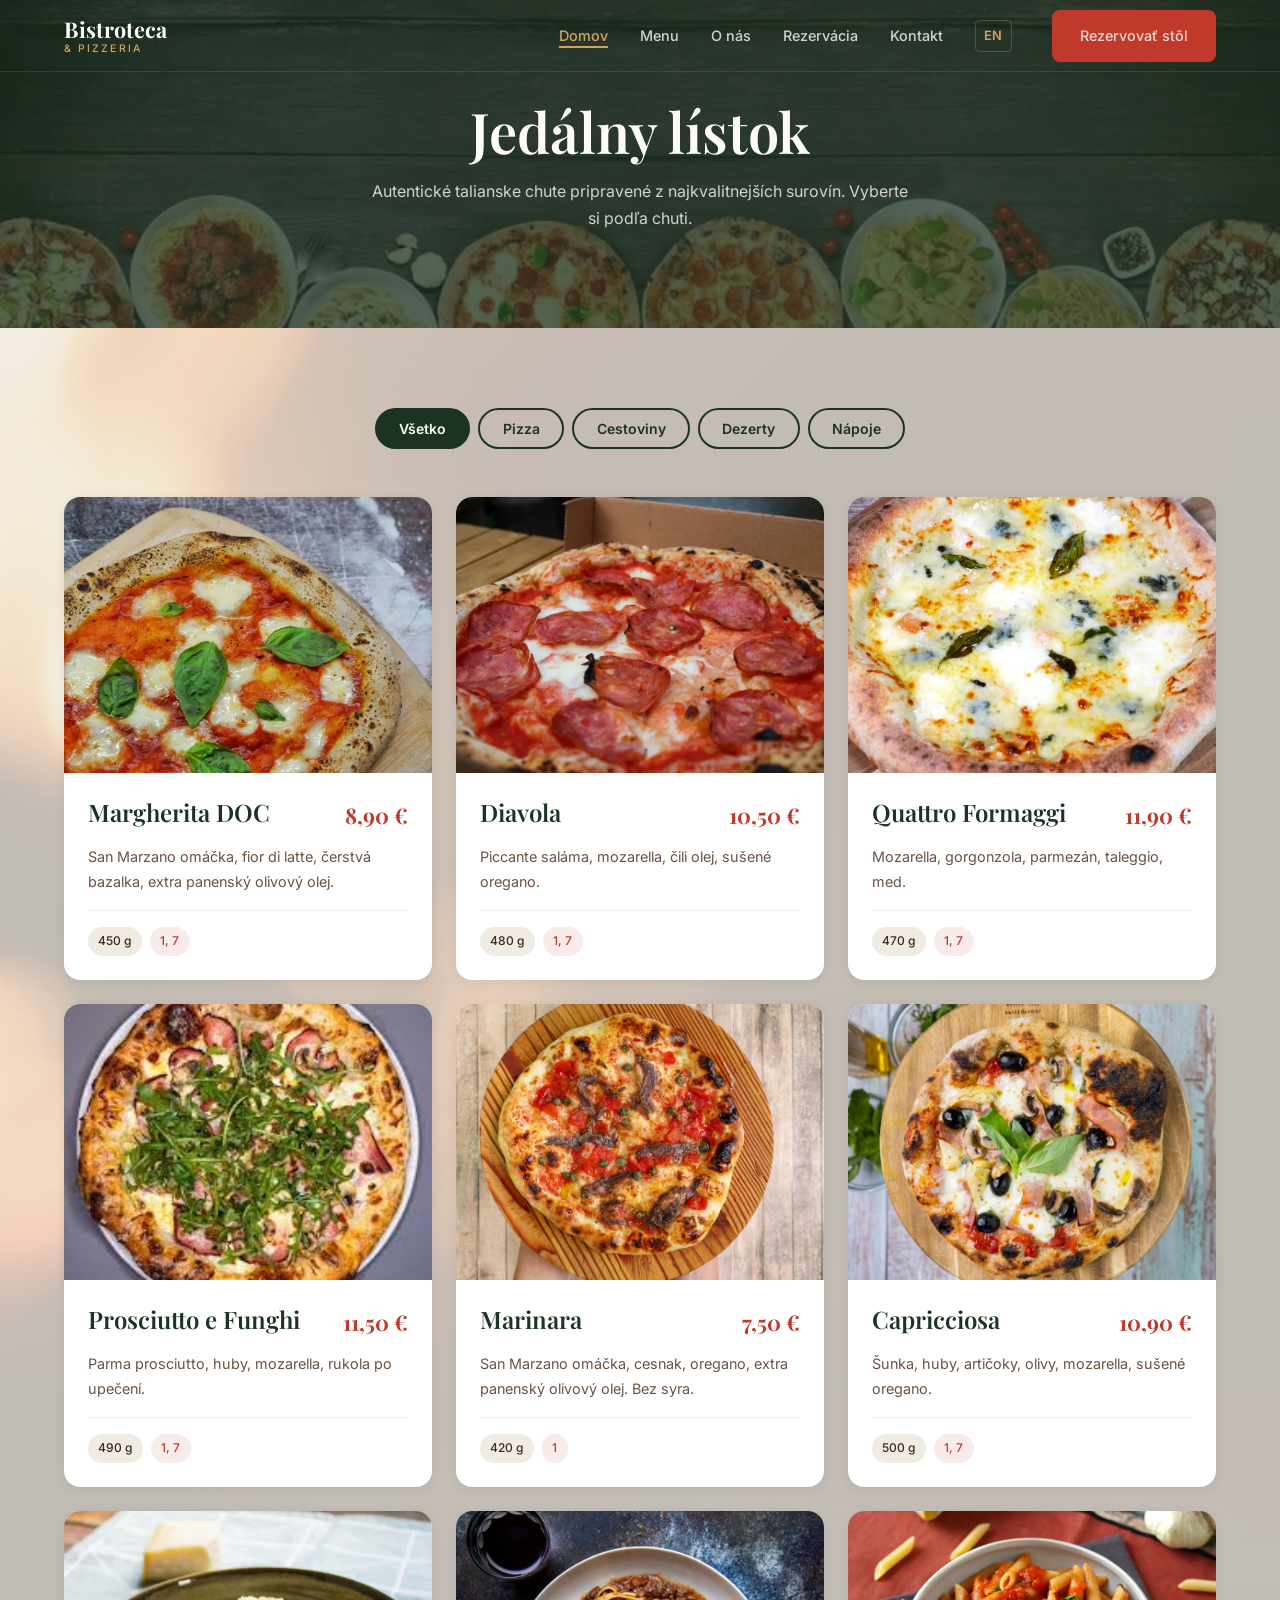
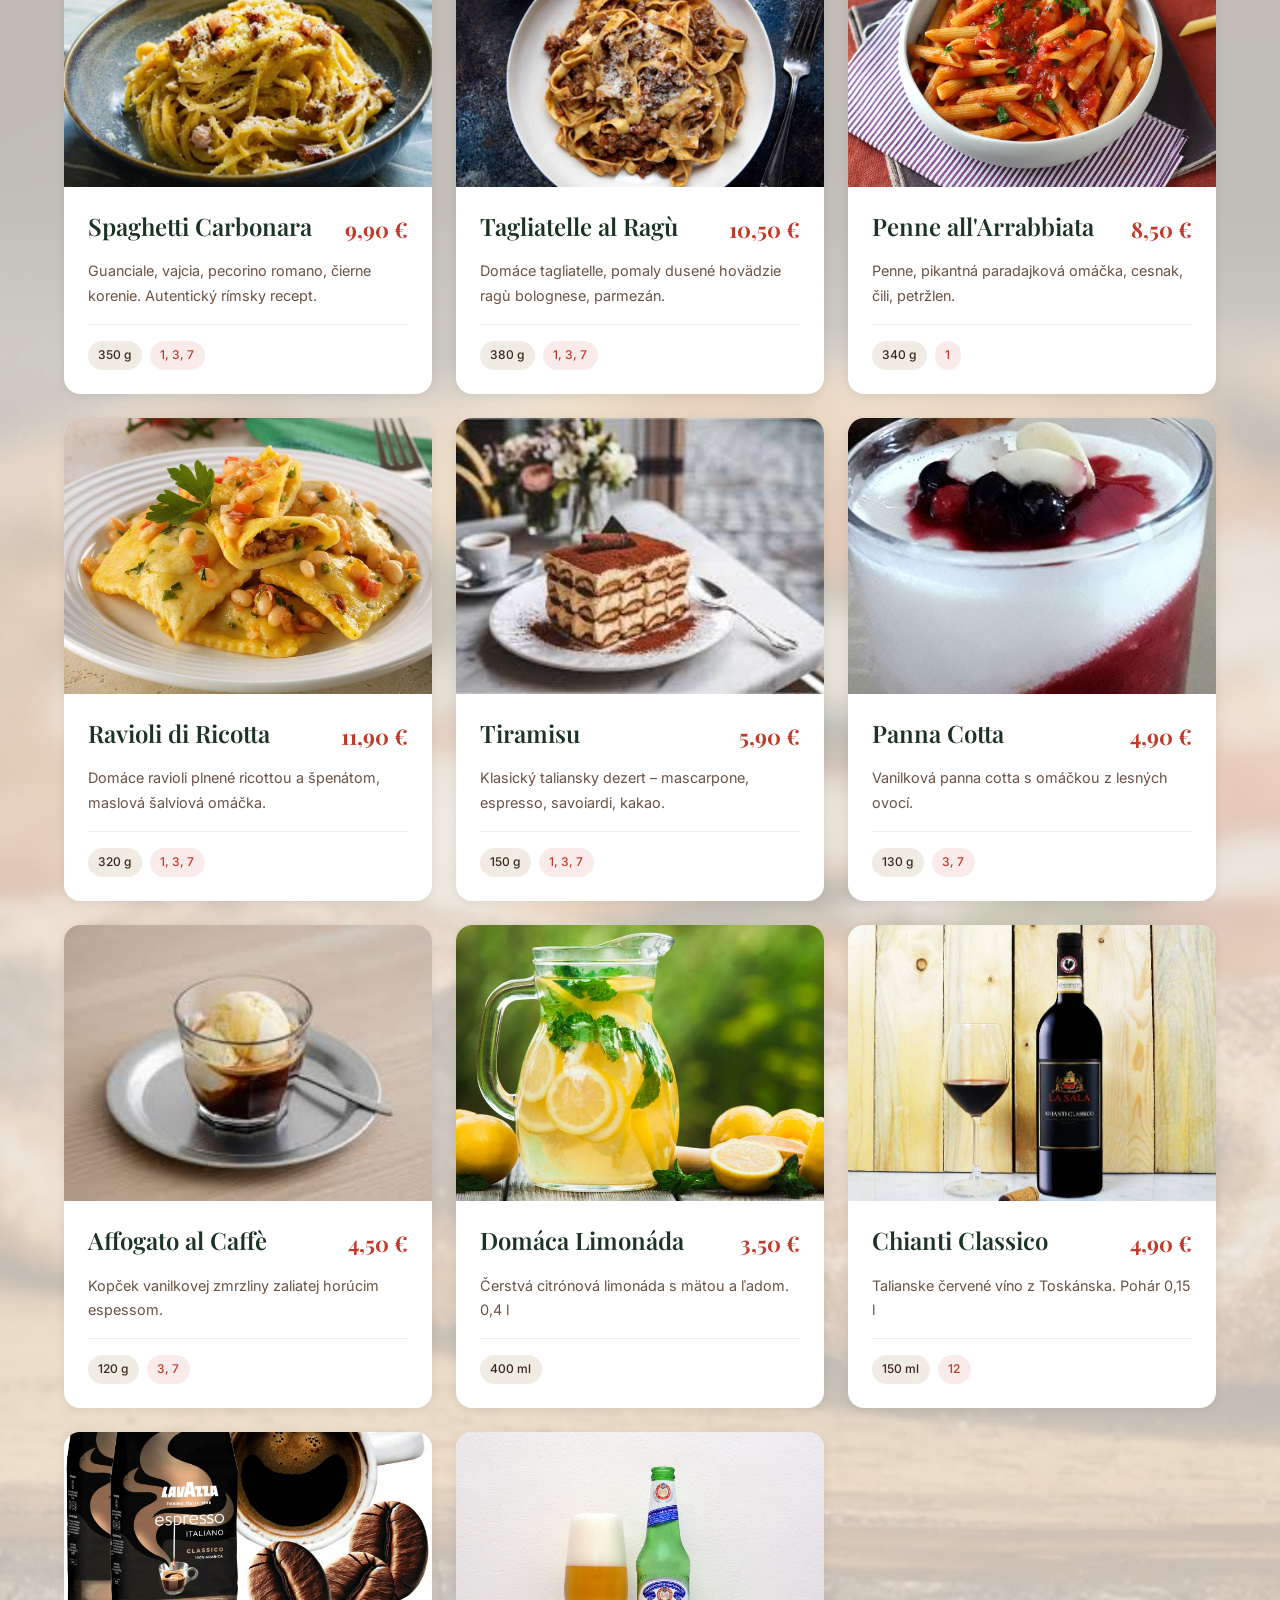
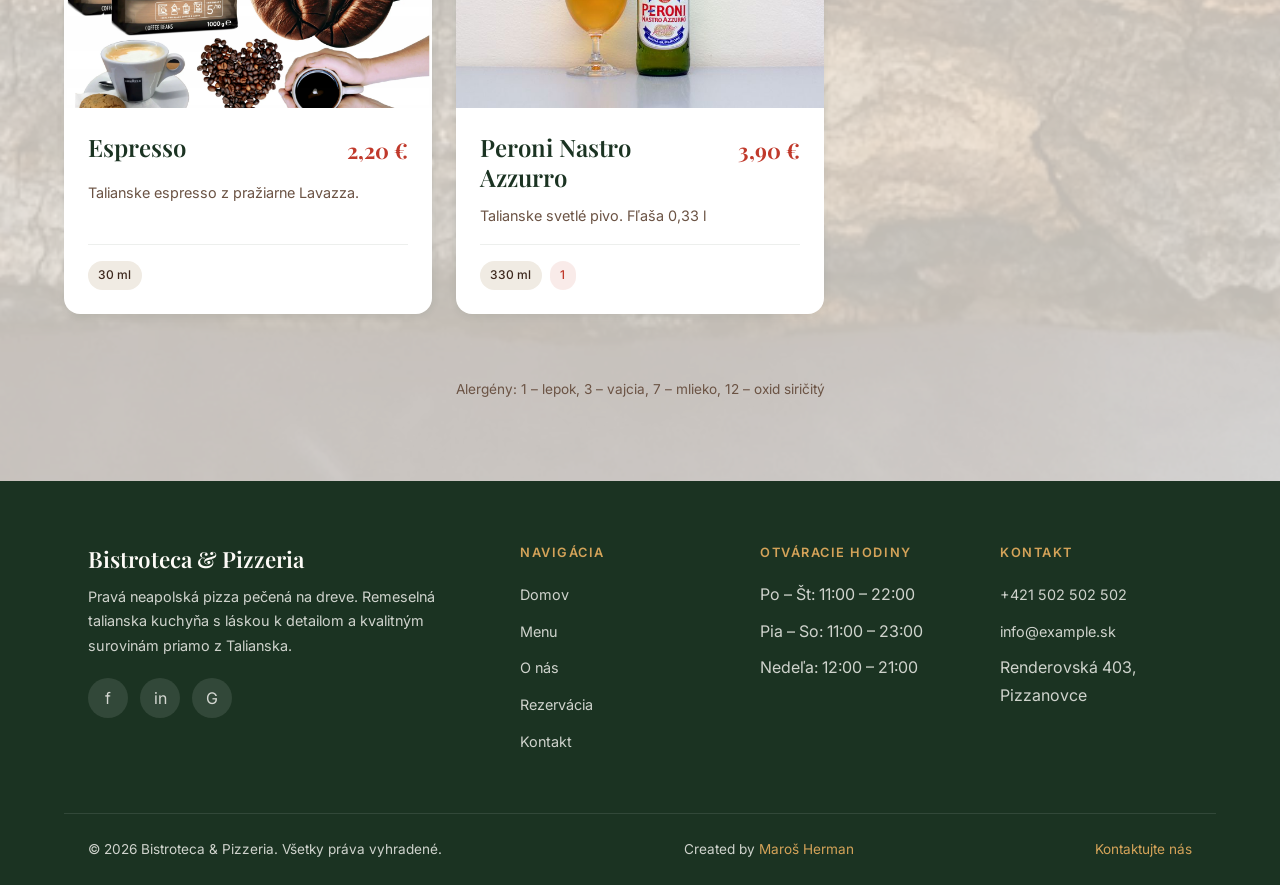
<file: menu.html>
<!DOCTYPE html>
<html lang="sk">
<head>
  <meta charset="UTF-8">
  <meta name="viewport" content="width=device-width, initial-scale=1.0">
  <meta name="description" content="Jedálny lístok Bistroteca & Pizzeria – pizza, cestoviny, dezerty a nápoje pripravené z talianskych surovín.">
  <title>Menu | Bistroteca & Pizzeria</title>
  <link rel="icon" type="image/png" href="obrazky/favicon.png">
  <link rel="stylesheet" href="styles.css">
  <style>
    .menu-item-image {
      width: 100%;
      aspect-ratio: 4 / 3;
      overflow: hidden;
      border-radius: var(--radius, 12px) var(--radius, 12px) 0 0;
      background: #e9e4d4;
    }
    .menu-item-image img {
      width: 100%;
      height: 100%;
      object-fit: cover;
      display: block;
    }
    .menu-item {
      display: flex;
      flex-direction: column;
    }
    .menu-item-content {
      display: flex;
      flex-direction: column;
      flex: 1;
    }
  </style>
</head>
<body>

  <nav class="nav">
    <div class="container nav-inner">
      <a href="index.html" class="nav-logo">
        Bistroteca
        <span>& Pizzeria</span>
      </a>
      <button class="nav-toggle" aria-label="Otvoriť menu">
        <span></span>
        <span></span>
        <span></span>
      </button>
      <ul class="nav-links">
	    <li><a href="index.html" class="active">Domov</a></li>
	    <li><a href="menu.html">Menu</a></li>
	    <li><a href="o-nas.html">O nás</a></li>
	    <li><a href="rezervacia.html">Rezervácia</a></li>
	    <li><a href="kontakt.html">Kontakt</a></li>	  
	    <li class="lang-switch"><a href="en/index.html" title="Switch to English">EN</a></li>	  
	    <li class="nav-cta"><a href="rezervacia.html" class="btn btn-primary">Rezervovať stôl</a></li>
	 </ul>
    </div>
  </nav>

  <section class="page-hero">
    <div class="container">
      <h1>Jedálny lístok</h1>
      <p>Autentické talianske chute pripravené z najkvalitnejších surovín. Vyberte si podľa chuti.</p>
    </div>
  </section>

  <section class="section menu-section-bg">
    <div class="container">
      
      <div class="menu-filters">
        <button class="filter-btn active" data-filter="all">Všetko</button>
        <button class="filter-btn" data-filter="pizza">Pizza</button>
        <button class="filter-btn" data-filter="cestoviny">Cestoviny</button>
        <button class="filter-btn" data-filter="dezerty">Dezerty</button>
        <button class="filter-btn" data-filter="napoje">Nápoje</button>
      </div>

      <div class="menu-grid">

        <article class="menu-item" data-category="pizza">
          <div class="menu-item-image">
            <img src="obrazky/margherita.webp" alt="Margherita DOC" loading="lazy">
          </div>
          <div class="menu-item-content">
            <div class="menu-item-header">
              <h3>Margherita DOC</h3>
              <span class="menu-item-price">8,90 €</span>
            </div>
            <p class="menu-item-desc">San Marzano omáčka, fior di latte, čerstvá bazalka, extra panenský olivový olej.</p>
            <div class="menu-item-meta">
              <span class="meta-tag">450 g</span>
              <span class="meta-tag allergen">1, 7</span>
            </div>
          </div>
        </article>

        <article class="menu-item" data-category="pizza">
          <div class="menu-item-image">
            <img src="obrazky/piccante.webp" alt="Diavola" loading="lazy">
          </div>
          <div class="menu-item-content">
            <div class="menu-item-header">
              <h3>Diavola</h3>
              <span class="menu-item-price">10,50 €</span>
            </div>
            <p class="menu-item-desc">Piccante saláma, mozarella, čili olej, sušené oregano.</p>
            <div class="menu-item-meta">
              <span class="meta-tag">480 g</span>
              <span class="meta-tag allergen">1, 7</span>
            </div>
          </div>
        </article>

        <article class="menu-item" data-category="pizza">
          <div class="menu-item-image">
            <img src="obrazky/Quattro.webp" alt="Quattro Formaggi" loading="lazy">
          </div>
          <div class="menu-item-content">
            <div class="menu-item-header">
              <h3>Quattro Formaggi</h3>
              <span class="menu-item-price">11,90 €</span>
            </div>
            <p class="menu-item-desc">Mozarella, gorgonzola, parmezán, taleggio, med.</p>
            <div class="menu-item-meta">
              <span class="meta-tag">470 g</span>
              <span class="meta-tag allergen">1, 7</span>
            </div>
          </div>
        </article>

        <article class="menu-item" data-category="pizza">
          <div class="menu-item-image">
            <img src="obrazky/Funghi.webp" alt="Prosciutto e Funghi" loading="lazy">
          </div>
          <div class="menu-item-content">
            <div class="menu-item-header">
              <h3>Prosciutto e Funghi</h3>
              <span class="menu-item-price">11,50 €</span>
            </div>
            <p class="menu-item-desc">Parma prosciutto, huby, mozarella, rukola po upečení.</p>
            <div class="menu-item-meta">
              <span class="meta-tag">490 g</span>
              <span class="meta-tag allergen">1, 7</span>
            </div>
          </div>
        </article>

        <article class="menu-item" data-category="pizza">
          <div class="menu-item-image">
            <img src="obrazky/Marinara.webp" alt="Marinara" loading="lazy">
          </div>
          <div class="menu-item-content">
            <div class="menu-item-header">
              <h3>Marinara</h3>
              <span class="menu-item-price">7,50 €</span>
            </div>
            <p class="menu-item-desc">San Marzano omáčka, cesnak, oregano, extra panenský olivový olej. Bez syra.</p>
            <div class="menu-item-meta">
              <span class="meta-tag">420 g</span>
              <span class="meta-tag allergen">1</span>
            </div>
          </div>
        </article>

        <article class="menu-item" data-category="pizza">
          <div class="menu-item-image">
            <img src="obrazky/Capricciosa.webp" alt="Capricciosa" loading="lazy">
          </div>
          <div class="menu-item-content">
            <div class="menu-item-header">
              <h3>Capricciosa</h3>
              <span class="menu-item-price">10,90 €</span>
            </div>
            <p class="menu-item-desc">Šunka, huby, artičoky, olivy, mozarella, sušené oregano.</p>
            <div class="menu-item-meta">
              <span class="meta-tag">500 g</span>
              <span class="meta-tag allergen">1, 7</span>
            </div>
          </div>
        </article>

        <article class="menu-item" data-category="cestoviny">
          <div class="menu-item-image">
            <img src="obrazky/Carbonara.webp" alt="Spaghetti Carbonara" loading="lazy">
          </div>
          <div class="menu-item-content">
            <div class="menu-item-header">
              <h3>Spaghetti Carbonara</h3>
              <span class="menu-item-price">9,90 €</span>
            </div>
            <p class="menu-item-desc">Guanciale, vajcia, pecorino romano, čierne korenie. Autentický rímsky recept.</p>
            <div class="menu-item-meta">
              <span class="meta-tag">350 g</span>
              <span class="meta-tag allergen">1, 3, 7</span>
            </div>
          </div>
        </article>

        <article class="menu-item" data-category="cestoviny">
          <div class="menu-item-image">
            <img src="obrazky/Tagliatelle.webp" alt="Tagliatelle al Ragù" loading="lazy">
          </div>
          <div class="menu-item-content">
            <div class="menu-item-header">
              <h3>Tagliatelle al Ragù</h3>
              <span class="menu-item-price">10,50 €</span>
            </div>
            <p class="menu-item-desc">Domáce tagliatelle, pomaly dusené hovädzie ragù bolognese, parmezán.</p>
            <div class="menu-item-meta">
              <span class="meta-tag">380 g</span>
              <span class="meta-tag allergen">1, 3, 7</span>
            </div>
          </div>
        </article>

        <article class="menu-item" data-category="cestoviny">
          <div class="menu-item-image">
            <img src="obrazky/Penne.webp" alt="Penne all'Arrabbiata" loading="lazy">
          </div>
          <div class="menu-item-content">
            <div class="menu-item-header">
              <h3>Penne all'Arrabbiata</h3>
              <span class="menu-item-price">8,50 €</span>
            </div>
            <p class="menu-item-desc">Penne, pikantná paradajková omáčka, cesnak, čili, petržlen.</p>
            <div class="menu-item-meta">
              <span class="meta-tag">340 g</span>
              <span class="meta-tag allergen">1</span>
            </div>
          </div>
        </article>

        <article class="menu-item" data-category="cestoviny">
          <div class="menu-item-image">
            <img src="obrazky/Ravioli.webp" alt="Ravioli di Ricotta" loading="lazy">
          </div>
          <div class="menu-item-content">
            <div class="menu-item-header">
              <h3>Ravioli di Ricotta</h3>
              <span class="menu-item-price">11,90 €</span>
            </div>
            <p class="menu-item-desc">Domáce ravioli plnené ricottou a špenátom, maslová šalviová omáčka.</p>
            <div class="menu-item-meta">
              <span class="meta-tag">320 g</span>
              <span class="meta-tag allergen">1, 3, 7</span>
            </div>
          </div>
        </article>

        <article class="menu-item" data-category="dezerty">
          <div class="menu-item-image">
            <img src="obrazky/Tiramisu.webp" alt="Tiramisu" loading="lazy">
          </div>
          <div class="menu-item-content">
            <div class="menu-item-header">
              <h3>Tiramisu</h3>
              <span class="menu-item-price">5,90 €</span>
            </div>
            <p class="menu-item-desc">Klasický taliansky dezert – mascarpone, espresso, savoiardi, kakao.</p>
            <div class="menu-item-meta">
              <span class="meta-tag">150 g</span>
              <span class="meta-tag allergen">1, 3, 7</span>
            </div>
          </div>
        </article>

        <article class="menu-item" data-category="dezerty">
          <div class="menu-item-image">
            <img src="obrazky/Cotta.webp" alt="Panna Cotta" loading="lazy">
          </div>
          <div class="menu-item-content">
            <div class="menu-item-header">
              <h3>Panna Cotta</h3>
              <span class="menu-item-price">4,90 €</span>
            </div>
            <p class="menu-item-desc">Vanilková panna cotta s omáčkou z lesných ovocí.</p>
            <div class="menu-item-meta">
              <span class="meta-tag">130 g</span>
              <span class="meta-tag allergen">3, 7</span>
            </div>
          </div>
        </article>

        <article class="menu-item" data-category="dezerty">
          <div class="menu-item-image">
            <img src="obrazky/Affogato.webp" alt="Affogato al Caffè" loading="lazy">
          </div>
          <div class="menu-item-content">
            <div class="menu-item-header">
              <h3>Affogato al Caffè</h3>
              <span class="menu-item-price">4,50 €</span>
            </div>
            <p class="menu-item-desc">Kopček vanilkovej zmrzliny zaliatej horúcim espessom.</p>
            <div class="menu-item-meta">
              <span class="meta-tag">120 g</span>
              <span class="meta-tag allergen">3, 7</span>
            </div>
          </div>
        </article>

        <article class="menu-item" data-category="napoje">
          <div class="menu-item-image">
            <img src="obrazky/Limonada.webp" alt="Domáca Limonáda" loading="lazy">
          </div>
          <div class="menu-item-content">
            <div class="menu-item-header">
              <h3>Domáca Limonáda</h3>
              <span class="menu-item-price">3,50 €</span>
            </div>
            <p class="menu-item-desc">Čerstvá citrónová limonáda s mätou a ľadom. 0,4 l</p>
            <div class="menu-item-meta">
              <span class="meta-tag">400 ml</span>
            </div>
          </div>
        </article>

        <article class="menu-item" data-category="napoje">
          <div class="menu-item-image">
            <img src="obrazky/Chianti.webp" alt="Chianti Classico" loading="lazy">
          </div>
          <div class="menu-item-content">
            <div class="menu-item-header">
              <h3>Chianti Classico</h3>
              <span class="menu-item-price">4,90 €</span>
            </div>
            <p class="menu-item-desc">Talianske červené víno z Toskánska. Pohár 0,15 l</p>
            <div class="menu-item-meta">
              <span class="meta-tag">150 ml</span>
              <span class="meta-tag allergen">12</span>
            </div>
          </div>
        </article>

        <article class="menu-item" data-category="napoje">
          <div class="menu-item-image">
            <img src="obrazky/Espresso.webp" alt="Espresso" loading="lazy">
          </div>
          <div class="menu-item-content">
            <div class="menu-item-header">
              <h3>Espresso</h3>
              <span class="menu-item-price">2,20 €</span>
            </div>
            <p class="menu-item-desc">Talianske espresso z pražiarne Lavazza.</p>
            <div class="menu-item-meta">
              <span class="meta-tag">30 ml</span>
            </div>
          </div>
        </article>

        <article class="menu-item" data-category="napoje">
          <div class="menu-item-image">
            <img src="obrazky/Peroni.webp" alt="Peroni Nastro Azzurro" loading="lazy">
          </div>
          <div class="menu-item-content">
            <div class="menu-item-header">
              <h3>Peroni Nastro Azzurro</h3>
              <span class="menu-item-price">3,90 €</span>
            </div>
            <p class="menu-item-desc">Talianske svetlé pivo. Fľaša 0,33 l</p>
            <div class="menu-item-meta">
              <span class="meta-tag">330 ml</span>
              <span class="meta-tag allergen">1</span>
            </div>
          </div>
        </article>

      </div>

      <p class="text-center mt-4" style="color: var(--color-text-muted); font-size: 0.85rem;">
        Alergény: 1 – lepok, 3 – vajcia, 7 – mlieko, 12 – oxid siričitý
      </p>
    </div>
  </section>

  <footer class="footer">
    <div class="container">
      <div class="footer-grid">
        <div class="footer-brand">
          <h3>Bistroteca & Pizzeria</h3>
          <p>Pravá neapolská pizza pečená na dreve. Remeselná talianska kuchyňa s láskou k detailom a kvalitným surovinám priamo z Talianska.</p>
          <div class="footer-social">
            <a href="#" aria-label="Facebook">f</a>
            <a href="#" aria-label="Instagram">in</a>
            <a href="#" aria-label="Google">G</a>
          </div>
        </div>
        <div class="footer-col">
          <h4>Navigácia</h4>
          <ul>
            <li><a href="index.html">Domov</a></li>
            <li><a href="menu.html">Menu</a></li>
            <li><a href="o-nas.html">O nás</a></li>
            <li><a href="rezervacia.html">Rezervácia</a></li>
            <li><a href="kontakt.html">Kontakt</a></li>
          </ul>
        </div>
        <div class="footer-col">
          <h4>Otváracie hodiny</h4>
          <ul>
            <li>Po – Št: 11:00 – 22:00</li>
            <li>Pia – So: 11:00 – 23:00</li>
            <li>Nedeľa: 12:00 – 21:00</li>
          </ul>
        </div>
        <div class="footer-col">
          <h4>Kontakt</h4>
          <ul>
            <li><a href="tel:+421901234567">+421 502 502 502</a></li>
            <li><a href="mailto:info@example.sk">info@example.sk</a></li>
            <li>Renderovská 403, Pizzanovce</li>
          </ul>
        </div>
      </div>
      <div class="footer-bottom">
        <span>&copy; 2026 Bistroteca & Pizzeria. Všetky práva vyhradené.</span>      
        <span class="footer-author">Created by <a href="https://mawebstudio.netlify.app/" target="_blank">Maroš Herman</a></span>      
        <a href="kontakt.html">Kontaktujte nás</a>
      </div>
    </div>
  </footer>

  <script src="script.js"></script>
</body>
</html>
</file>
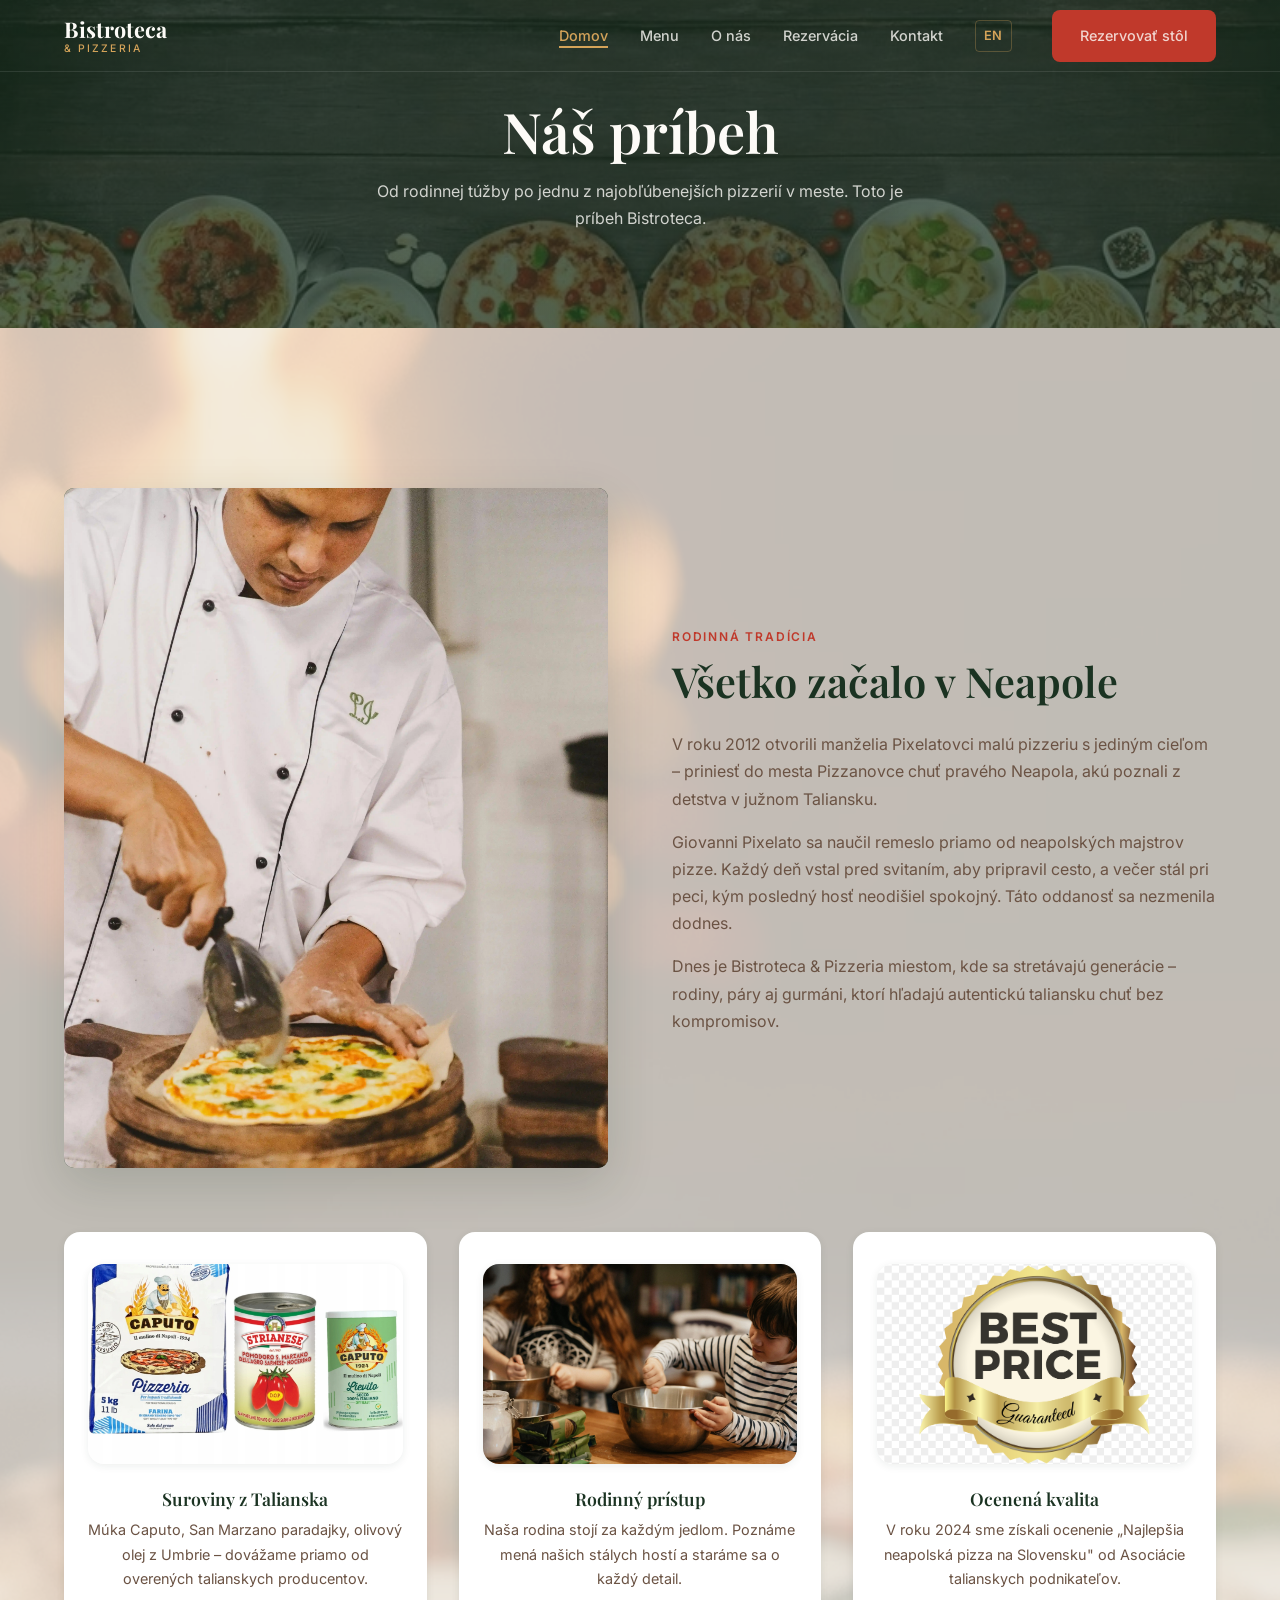
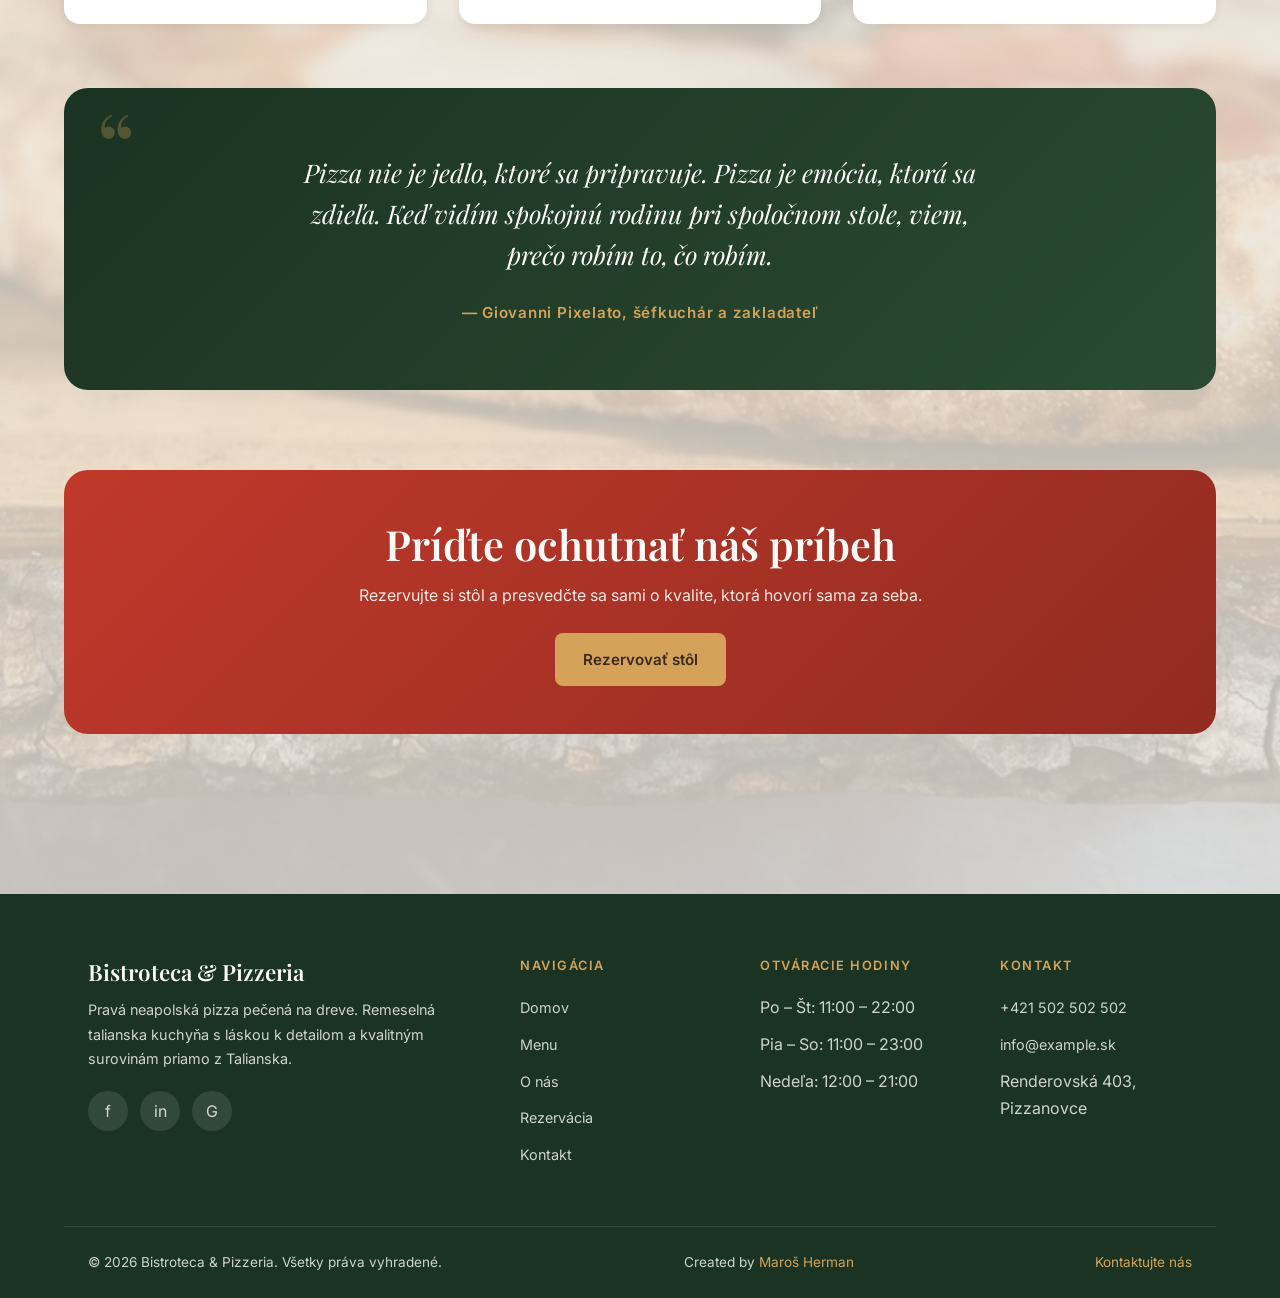
<file: o-nas.html>
<!DOCTYPE html>
<html lang="sk">
<head>
  <meta charset="UTF-8">
  <meta name="viewport" content="width=device-width, initial-scale=1.0">
  <meta name="description" content="Príbeh rodinnej pizzerie Bistroteca – tradícia, talianske suroviny a vášeň pre remeselnú kuchyňu.">
  <title>O nás | Bistroteca & Pizzeria</title>
  <link rel="icon" type="image/png" href="obrazky/favicon.png">
  <link rel="stylesheet" href="styles.css">
</head>
<body>

  <!-- NAV -->
  <nav class="nav">
    <div class="container nav-inner">
      <a href="index.html" class="nav-logo">
        Bistroteca
        <span>& Pizzeria</span>
      </a>
      <button class="nav-toggle" aria-label="Otvoriť menu">
        <span></span>
        <span></span>
        <span></span>
      </button>
      <ul class="nav-links">
	    <li><a href="index.html" class="active">Domov</a></li>
	    <li><a href="menu.html">Menu</a></li>
	    <li><a href="o-nas.html">O nás</a></li>
	    <li><a href="rezervacia.html">Rezervácia</a></li>
	    <li><a href="kontakt.html">Kontakt</a></li>	  
	    <li class="lang-switch"><a href="en/index.html" title="Switch to English">EN</a></li>	  
	    <li class="nav-cta"><a href="rezervacia.html" class="btn btn-primary">Rezervovať stôl</a></li>
	 </ul>
    </div>
  </nav>

  <!-- PAGE HERO -->
  <section class="page-hero">
    <div class="container">
      <h1>Náš príbeh</h1>
      <p>Od rodinnej túžby po jednu z najobľúbenejších pizzerií v meste. Toto je príbeh Bistroteca.</p>
    </div>
  </section>

  <section class="section menu-section-bg">
  
  <!-- STORY -->
  <section class="section">
    <div class="container">
      <div class="about-story">
        <div class="about-image"><img src="obrazky/sefkuchar.webp" alt="Šéfkuchár Matteo Rossi pri robení pizze"></div>
        <div class="about-content">
          <span class="section-label">Rodinná tradícia</span>
          <h2>Všetko začalo v Neapole</h2>
          <p>V roku 2012 otvorili manželia Pixelatovci malú pizzeriu s jediným cieľom – priniesť do mesta Pizzanovce chuť pravého Neapola, akú poznali z detstva v južnom Taliansku.</p>
          <p>Giovanni Pixelato sa naučil remeslo priamo od neapolských majstrov pizze. Každý deň vstal pred svitaním, aby pripravil cesto, a večer stál pri peci, kým posledný hosť neodišiel spokojný. Táto oddanosť sa nezmenila dodnes.</p>
          <p>Dnes je Bistroteca & Pizzeria miestom, kde sa stretávajú generácie – rodiny, páry aj gurmáni, ktorí hľadajú autentickú taliansku chuť bez kompromisov.</p>
        </div>
      </div>

      <div class="about-features">
        <article class="about-feature">
          <div class="about-feature-icon"><img src="obrazky/suroviny.webp" alt="Talianske suroviny"></div>
          <h3>Suroviny z Talianska</h3>
          <p>Múka Caputo, San Marzano paradajky, olivový olej z Umbrie – dovážame priamo od overených talianskych producentov.</p>
        </article>
        <article class="about-feature">
          <div class="about-feature-icon"><img src="obrazky/rodina.webp" alt="Naša rodina"></div>
          <h3>Rodinný prístup</h3>
          <p>Naša rodina stojí za každým jedlom. Poznáme mená našich stálych hostí a staráme sa o každý detail.</p>
        </article>
        <article class="about-feature">
          <div class="about-feature-icon"><img src="obrazky/ocenenie.webp" alt="Ocenenie kvality"></div>
          <h3>Ocenená kvalita</h3>
          <p>V roku 2024 sme získali ocenenie „Najlepšia neapolská pizza na Slovensku" od Asociácie talianskych podnikateľov.</p>
        </article>
      </div>

      <div class="chef-quote">
        <blockquote>Pizza nie je jedlo, ktoré sa pripravuje. Pizza je emócia, ktorá sa zdieľa. Keď vidím spokojnú rodinu pri spoločnom stole, viem, prečo robím to, čo robím.</blockquote>
        <cite>— Giovanni Pixelato, šéfkuchár a zakladateľ</cite>
      </div>
    </div>
  </section>

  <!-- CTA -->
  <section class="section" style="padding-top: 0;">
    <div class="container">
      <div class="cta-banner">
        <h2>Príďte ochutnať náš príbeh</h2>
        <p>Rezervujte si stôl a presvedčte sa sami o kvalite, ktorá hovorí sama za seba.</p>
        <a href="rezervacia.html" class="btn btn-gold">Rezervovať stôl</a>
      </div>
    </div>
  </section>

  </section>

  <!-- FOOTER -->
  <footer class="footer">
    <div class="container">
      <div class="footer-grid">
        <div class="footer-brand">
          <h3>Bistroteca & Pizzeria</h3>
          <p>Pravá neapolská pizza pečená na dreve. Remeselná talianska kuchyňa s láskou k detailom a kvalitným surovinám priamo z Talianska.</p>
          <div class="footer-social">
            <a href="#" aria-label="Facebook">f</a>
            <a href="#" aria-label="Instagram">in</a>
            <a href="#" aria-label="Google">G</a>
          </div>
        </div>
        <div class="footer-col">
          <h4>Navigácia</h4>
          <ul>
            <li><a href="index.html">Domov</a></li>
            <li><a href="menu.html">Menu</a></li>
            <li><a href="o-nas.html">O nás</a></li>
            <li><a href="rezervacia.html">Rezervácia</a></li>
            <li><a href="kontakt.html">Kontakt</a></li>
          </ul>
        </div>
        <div class="footer-col">
          <h4>Otváracie hodiny</h4>
          <ul>
            <li>Po – Št: 11:00 – 22:00</li>
            <li>Pia – So: 11:00 – 23:00</li>
            <li>Nedeľa: 12:00 – 21:00</li>
          </ul>
        </div>
        <div class="footer-col">
          <h4>Kontakt</h4>
          <ul>
            <li><a href="tel:+421901234567">+421 502 502 502</a></li>
            <li><a href="mailto:info@example.sk">info@example.sk</a></li>
            <li>Renderovská 403, Pizzanovce</li>
          </ul>
        </div>
      </div>
      <div class="footer-bottom">
	    <span>&copy; 2026 Bistroteca & Pizzeria. Všetky práva vyhradené.</span>	  
	    <span class="footer-author">Created by <a href="https://mawebstudio.netlify.app/" target="_blank">Maroš Herman</a></span>	  
	    <a href="kontakt.html">Kontaktujte nás</a>
	  </div>
    </div>
  </footer>

  <script src="script.js"></script>
</body>
</html>
</file>
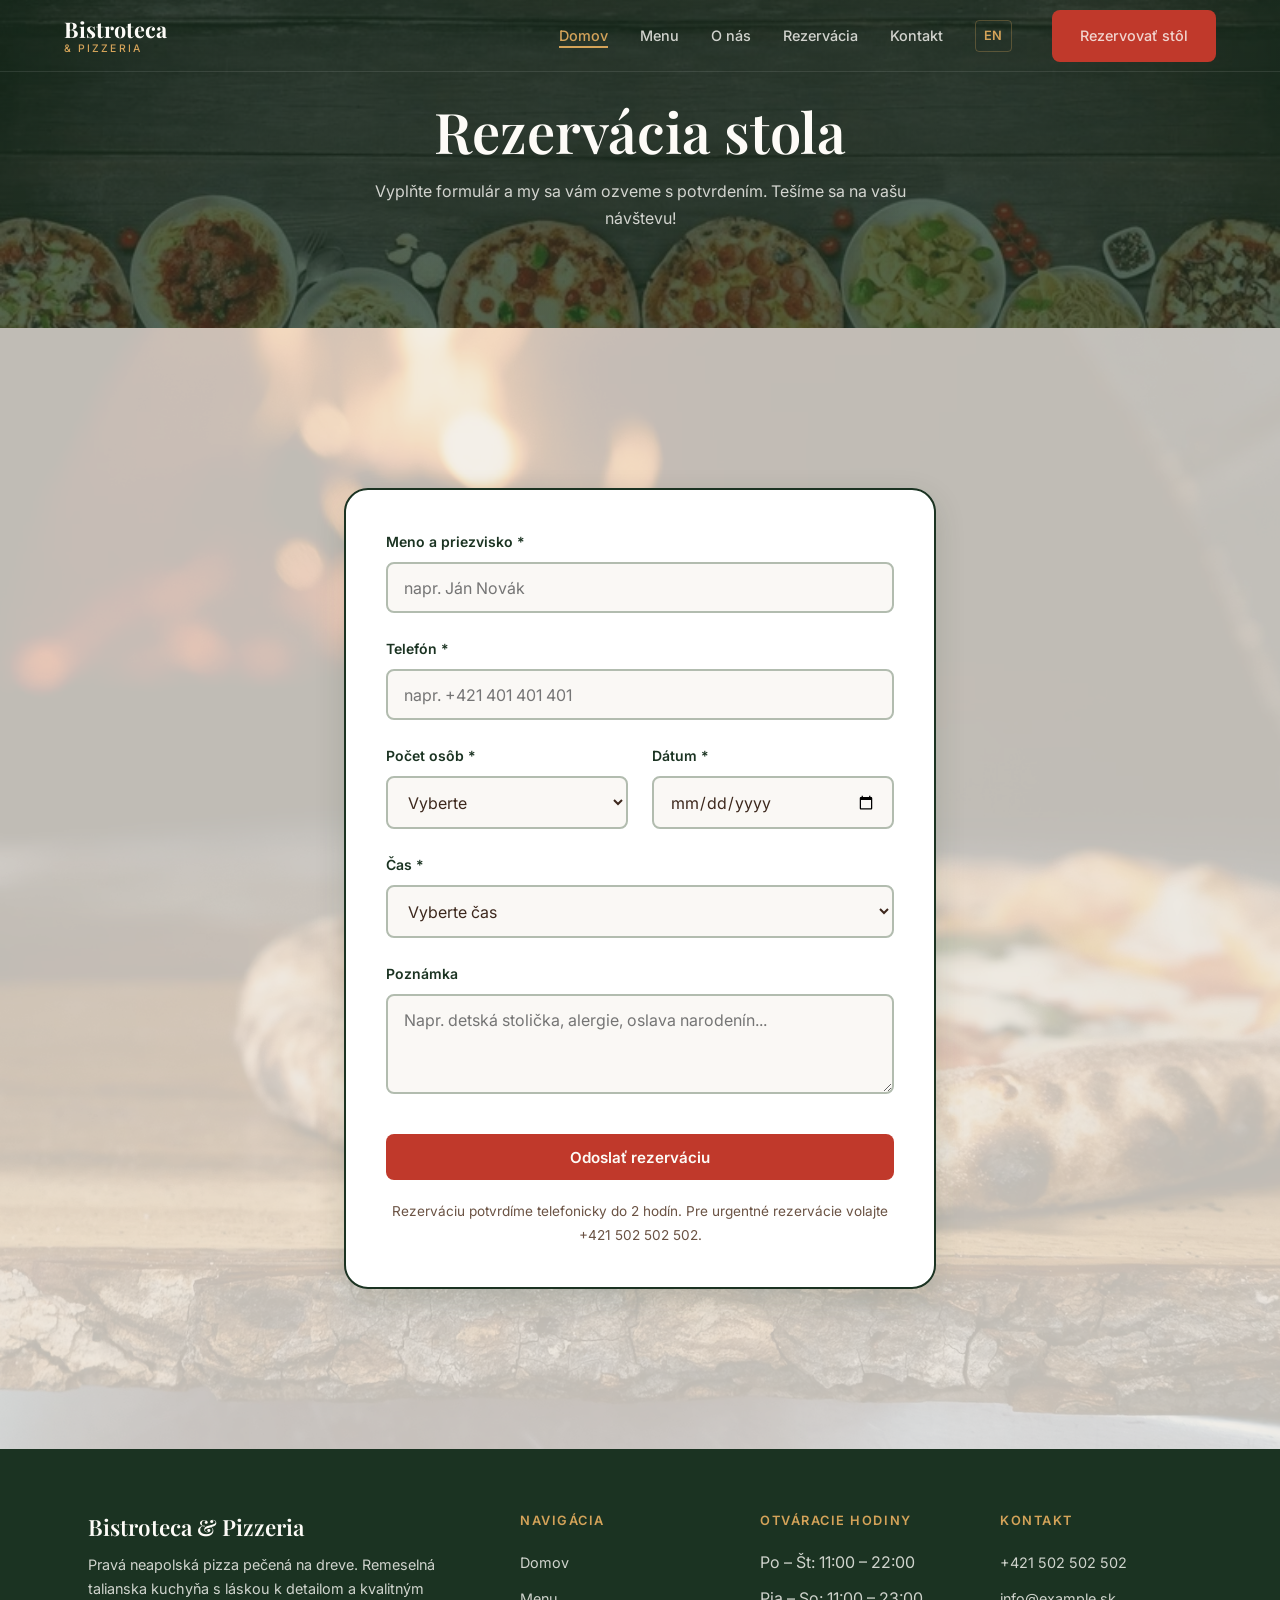
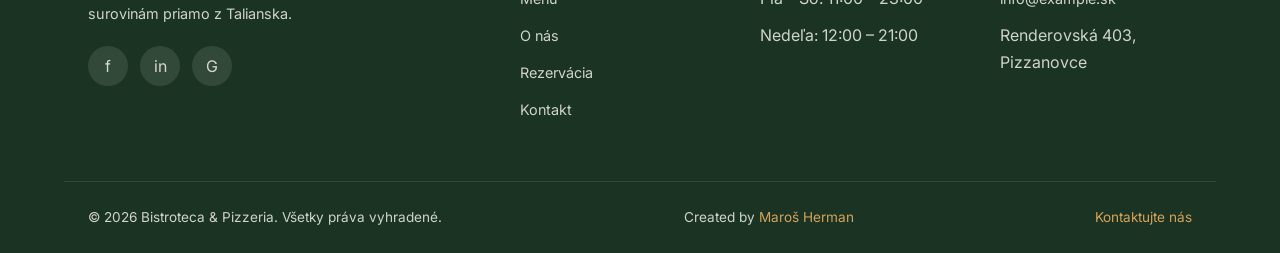
<file: rezervacia.html>
<!DOCTYPE html>
<html lang="sk">
<head>
  <meta charset="UTF-8">
  <meta name="viewport" content="width=device-width, initial-scale=1.0">
  <meta name="description" content="Rezervujte si stôl v Bistroteca & Pizzeria online. Rýchlo, jednoducho a bez komplikácií.">
  <title>Rezervácia | Bistroteca & Pizzeria</title>
  <link rel="icon" type="image/png" href="obrazky/favicon.png">
  <link rel="stylesheet" href="styles.css">
</head>
<body>

  <!-- NAV -->
  <nav class="nav">
    <div class="container nav-inner">
      <a href="index.html" class="nav-logo">
        Bistroteca
        <span>& Pizzeria</span>
      </a>
      <button class="nav-toggle" aria-label="Otvoriť menu">
        <span></span>
        <span></span>
        <span></span>
      </button>
      <ul class="nav-links">
	    <li><a href="index.html" class="active">Domov</a></li>
	    <li><a href="menu.html">Menu</a></li>
	    <li><a href="o-nas.html">O nás</a></li>
	    <li><a href="rezervacia.html">Rezervácia</a></li>
	    <li><a href="kontakt.html">Kontakt</a></li>	  
	    <li class="lang-switch"><a href="en/index.html" title="Switch to English">EN</a></li>	  
	    <li class="nav-cta"><a href="rezervacia.html" class="btn btn-primary">Rezervovať stôl</a></li>
	 </ul>
    </div>
  </nav>

  <!-- PAGE HERO -->
  <section class="page-hero">
    <div class="container">
      <h1>Rezervácia stola</h1>
      <p>Vyplňte formulár a my sa vám ozveme s potvrdením. Tešíme sa na vašu návštevu!</p>
    </div>
  </section>

  <section class="section menu-section-bg">

  <!-- FORM -->
  <section class="section">
    <div class="container reservation-section">
      <form class="reservation-form" novalidate>
        <div class="form-group">
          <label for="meno">Meno a priezvisko *</label>
          <input type="text" id="meno" name="meno" placeholder="napr. Ján Novák" required>
        </div>

        <div class="form-group">
          <label for="telefon">Telefón *</label>
          <input type="tel" id="telefon" name="telefon" placeholder="napr. +421 401 401 401" required>
        </div>

        <div class="form-row">
          <div class="form-group">
            <label for="osoby">Počet osôb *</label>
            <select id="osoby" name="osoby" required>
              <option value="">Vyberte</option>
              <option value="1">1 osoba</option>
              <option value="2">2 osoby</option>
              <option value="3">3 osoby</option>
              <option value="4">4 osoby</option>
              <option value="5">5 osôb</option>
              <option value="6">6 osôb</option>
              <option value="7">7 osôb</option>
              <option value="8">8 osôb</option>
              <option value="9+">9 a viac</option>
            </select>
          </div>

          <div class="form-group">
            <label for="datum">Dátum *</label>
            <input type="date" id="datum" name="datum" required>
          </div>
        </div>

        <div class="form-group">
          <label for="cas">Čas *</label>
          <select id="cas" name="cas" required>
            <option value="">Vyberte čas</option>
            <option value="11:00">11:00</option>
            <option value="11:30">11:30</option>
            <option value="12:00">12:00</option>
            <option value="12:30">12:30</option>
            <option value="13:00">13:00</option>
            <option value="13:30">13:30</option>
            <option value="17:00">17:00</option>
            <option value="17:30">17:30</option>
            <option value="18:00">18:00</option>
            <option value="18:30">18:30</option>
            <option value="19:00">19:00</option>
            <option value="19:30">19:30</option>
            <option value="20:00">20:00</option>
            <option value="20:30">20:30</option>
            <option value="21:00">21:00</option>
          </select>
        </div>

        <div class="form-group">
          <label for="poznamka">Poznámka</label>
          <textarea id="poznamka" name="poznamka" placeholder="Napr. detská stolička, alergie, oslava narodenín..."></textarea>
        </div>

        <button type="submit" class="btn btn-primary form-submit">Odoslať rezerváciu</button>

        <p class="form-note">Rezerváciu potvrdíme telefonicky do 2 hodín. Pre urgentné rezervácie volajte <a href="tel:+421502502502">+421 502 502 502</a>.</p>
      </form>
    </div>
  </section>

  </section>

  <!-- FOOTER -->
  <footer class="footer">
    <div class="container">
      <div class="footer-grid">
        <div class="footer-brand">
          <h3>Bistroteca & Pizzeria</h3>
          <p>Pravá neapolská pizza pečená na dreve. Remeselná talianska kuchyňa s láskou k detailom a kvalitným surovinám priamo z Talianska.</p>
          <div class="footer-social">
            <a href="#" aria-label="Facebook">f</a>
            <a href="#" aria-label="Instagram">in</a>
            <a href="#" aria-label="Google">G</a>
          </div>
        </div>
        <div class="footer-col">
          <h4>Navigácia</h4>
          <ul>
            <li><a href="index.html">Domov</a></li>
            <li><a href="menu.html">Menu</a></li>
            <li><a href="o-nas.html">O nás</a></li>
            <li><a href="rezervacia.html">Rezervácia</a></li>
            <li><a href="kontakt.html">Kontakt</a></li>
          </ul>
        </div>
        <div class="footer-col">
          <h4>Otváracie hodiny</h4>
          <ul>
            <li>Po – Št: 11:00 – 22:00</li>
            <li>Pia – So: 11:00 – 23:00</li>
            <li>Nedeľa: 12:00 – 21:00</li>
          </ul>
        </div>
        <div class="footer-col">
          <h4>Kontakt</h4>
          <ul>
            <li><a href="tel:+421502502502">+421 502 502 502</a></li>
            <li><a href="mailto:info@example.sk">info@example.sk</a></li>
            <li>Renderovská 403, Pizzanovce</li>
          </ul>
        </div>
      </div>
      <div class="footer-bottom">
	    <span>&copy; 2026 Bistroteca & Pizzeria. Všetky práva vyhradené.</span>	  
	    <span class="footer-author">Created by <a href="https://mawebstudio.netlify.app/" target="_blank">Maroš Herman</a></span>	  
	    <a href="kontakt.html">Kontaktujte nás</a>
	  </div>
    </div>
  </footer>
  
  <div id="reservation-modal" class="custom-modal">
  <div class="custom-modal-content">
    <div class="success-icon">✓</div>
    <h2>Rezervácia prijatá!</h2>
    <p id="modal-message">Tu sa zobrazí text...</p>
    <button id="close-modal-btn" class="btn btn-primary">Rozumiem</button>
  </div>
</div>

  <script src="script.js"></script>
</body>
</html>
</file>
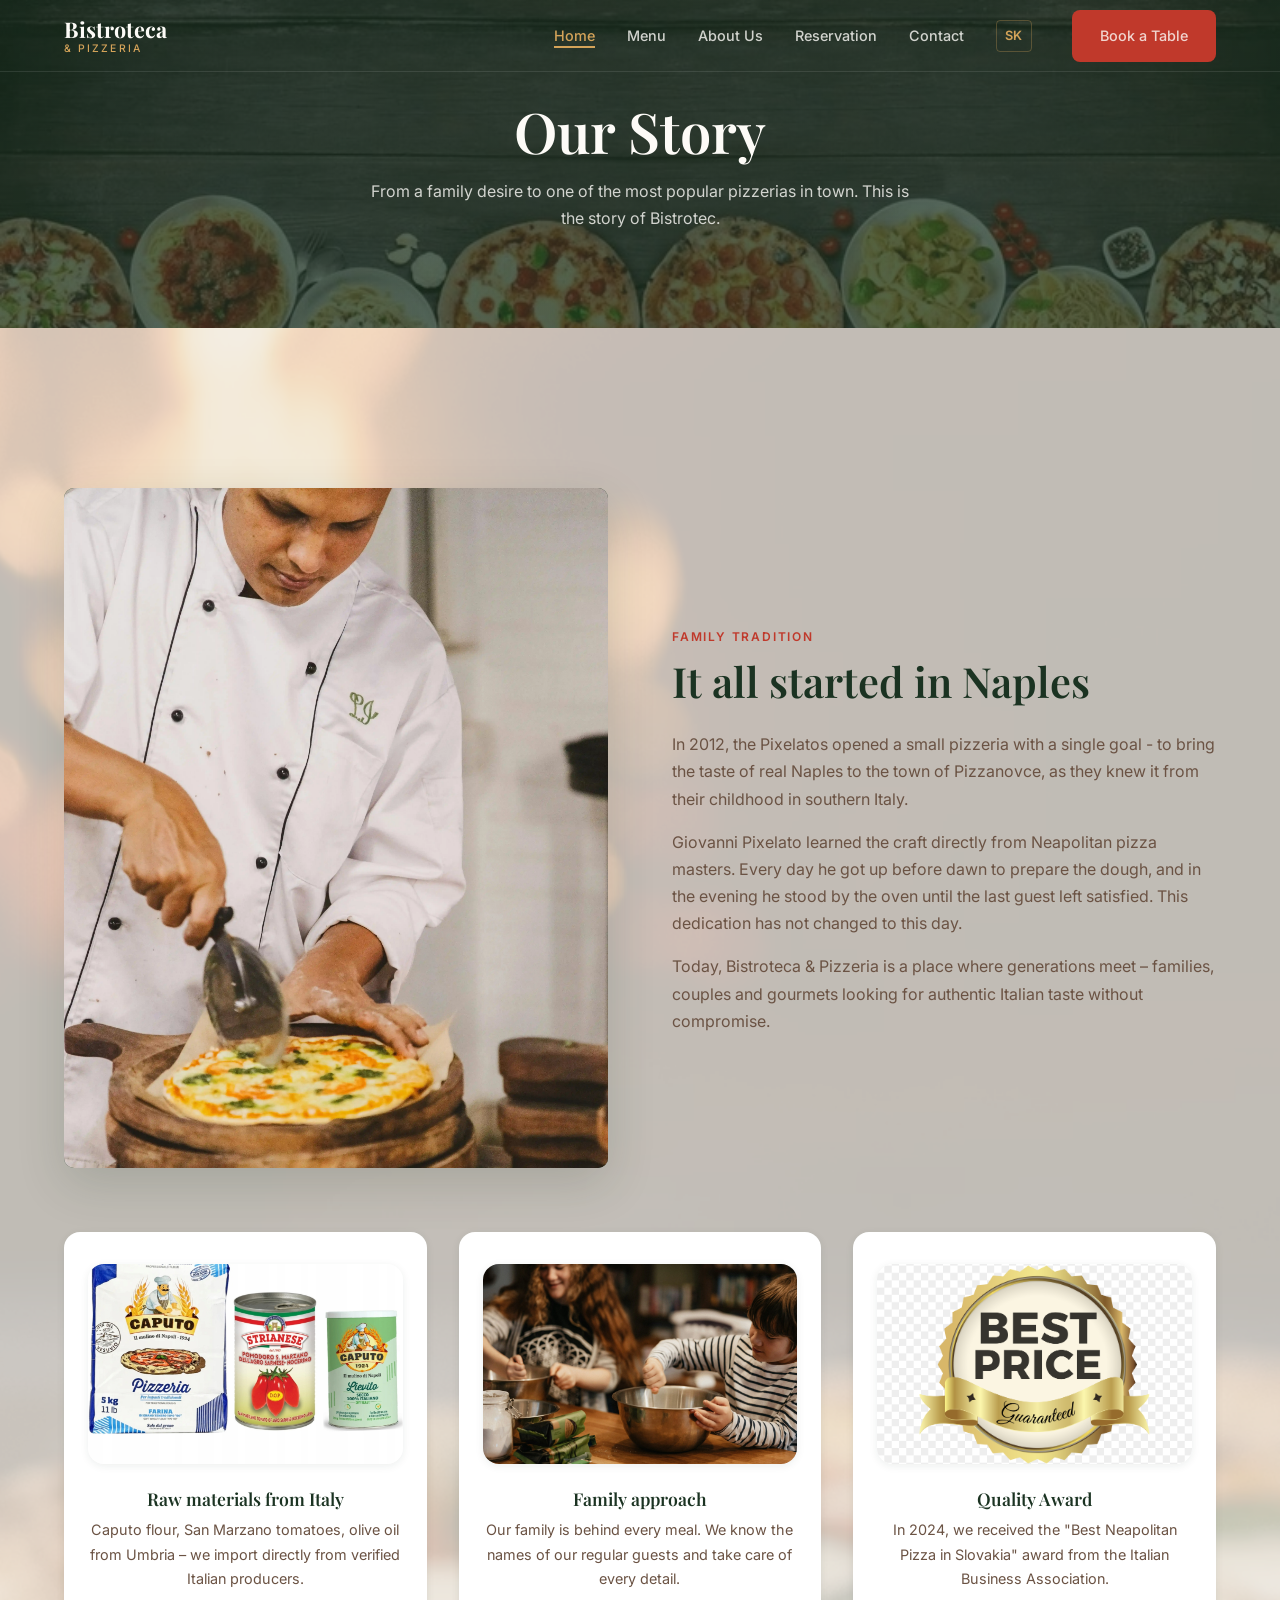
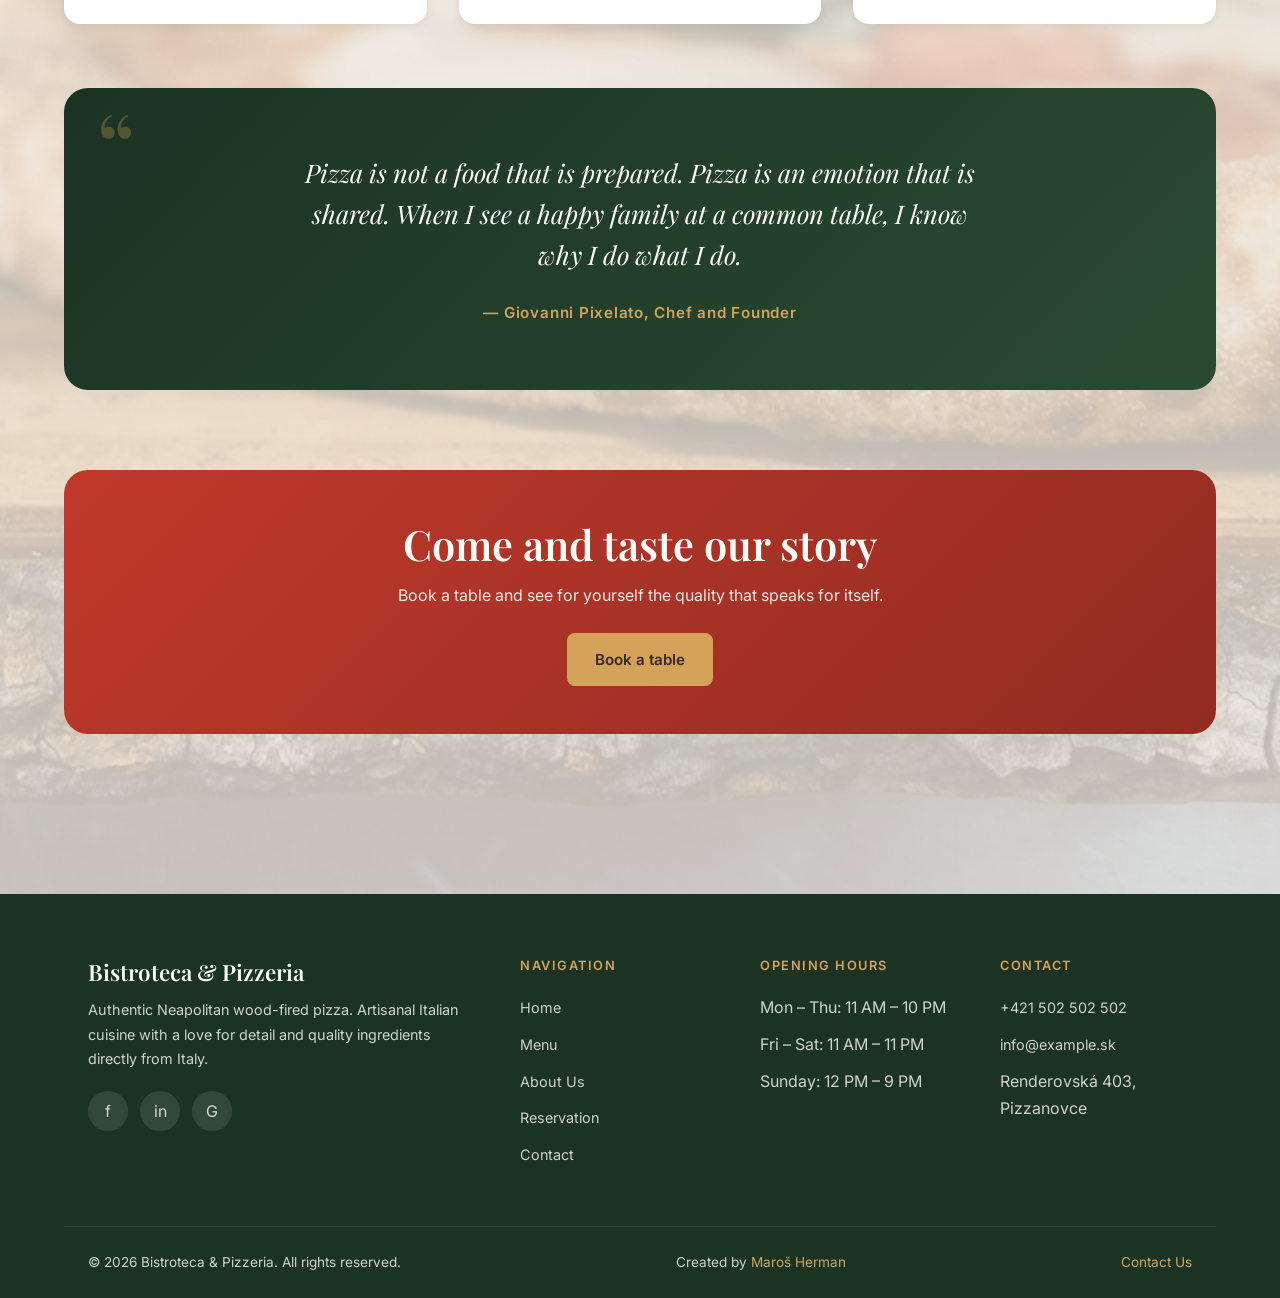
<file: en/about.html>
<!DOCTYPE html>
<html lang="en">
<head>
  <meta charset="UTF-8">
  <meta name="viewport" content="width=device-width, initial-scale=1.0">
  <meta name="description" content="The story of the family pizzeria Bistroteca – tradition, Italian ingredients and a passion for artisanal cuisine.">
  <title>About Us | Bistroteca & Pizzeria</title>
  <link rel="icon" type="image/png" href="../obrazky/favicon.png">
  <link rel="stylesheet" href="../styles.css">
</head>
<body>

  <!-- NAV -->
  <nav class="nav">
    <div class="container nav-inner">
      <a href="index.html" class="nav-logo">
        Bistroteca
        <span>& Pizzeria</span>
      </a>
      <button class="nav-toggle" aria-label="Open menu">
        <span></span>
        <span></span>
        <span></span>
      </button>
      <ul class="nav-links">
	    <li><a href="index.html" class="active">Home</a></li>
	    <li><a href="menu.html">Menu</a></li>
	    <li><a href="about.html">About Us</a></li>
	    <li><a href="reservation.html">Reservation</a></li>
	    <li><a href="contact.html">Contact</a></li>   	  
	    <li class="lang-switch"><a href="../index.html" title="Prepnúť do slovenčiny">SK</a></li>      	  
	    <li class="nav-cta"><a href="reservation.html" class="btn btn-primary">Book a Table</a></li>
	  </ul>
    </div>
  </nav>

  <!-- PAGE HERO -->
  <section class="page-hero">
    <div class="container">
      <h1>Our Story</h1>
      <p>From a family desire to one of the most popular pizzerias in town. This is the story of Bistrotec.</p>
    </div>
  </section>

  <section class="section menu-section-bg">
  
  <!-- STORY -->
  <section class="section">
    <div class="container">
      <div class="about-story">
        <div class="about-image"><img src="../obrazky/sefkuchar.webp" alt="Chef Matteo Rossi making pizza"></div>
        <div class="about-content">
          <span class="section-label">Family tradition</span>
          <h2>It all started in Naples</h2>
          <p>In 2012, the Pixelatos opened a small pizzeria with a single goal - to bring the taste of real Naples to the town of Pizzanovce, as they knew it from their childhood in southern Italy.</p>
          <p>Giovanni Pixelato learned the craft directly from Neapolitan pizza masters. Every day he got up before dawn to prepare the dough, and in the evening he stood by the oven until the last guest left satisfied. This dedication has not changed to this day.</p>
          <p>Today, Bistroteca & Pizzeria is a place where generations meet – families, couples and gourmets looking for authentic Italian taste without compromise.</p>
        </div>
      </div>

      <div class="about-features">
        <article class="about-feature">
          <div class="about-feature-icon"><img src="../obrazky/suroviny.webp" alt="Raw materials from Italy"></div>
          <h3>Raw materials from Italy</h3>
          <p>Caputo flour, San Marzano tomatoes, olive oil from Umbria – we import directly from verified Italian producers.</p>
        </article>
        <article class="about-feature">
          <div class="about-feature-icon"><img src="../obrazky/rodina.webp" alt="Family approach"></div>
          <h3>Family approach</h3>
          <p>Our family is behind every meal. We know the names of our regular guests and take care of every detail.</p>
        </article>
        <article class="about-feature">
          <div class="about-feature-icon"><img src="../obrazky/ocenenie.webp" alt="Quality Award"></div>
          <h3>Quality Award</h3>
          <p>In 2024, we received the "Best Neapolitan Pizza in Slovakia" award from the Italian Business Association.</p>
        </article>
      </div>

      <div class="chef-quote">
        <blockquote>Pizza is not a food that is prepared. Pizza is an emotion that is shared. When I see a happy family at a common table, I know why I do what I do.</blockquote>
        <cite>— Giovanni Pixelato, Chef and Founder</cite>
      </div>
    </div>
  </section>

  <!-- CTA -->
  <section class="section" style="padding-top: 0;">
    <div class="container">
      <div class="cta-banner">
        <h2>Come and taste our story</h2>
        <p>Book a table and see for yourself the quality that speaks for itself.</p>
        <a href="reservation.html" class="btn btn-gold">Book a table</a>
      </div>
    </div>
  </section>

  </section>

  <!-- FOOTER -->
  <footer class="footer">
    <div class="container">
      <div class="footer-grid">
        <div class="footer-brand">
          <h3>Bistroteca & Pizzeria</h3>
          <p>Authentic Neapolitan wood-fired pizza. Artisanal Italian cuisine with a love for detail and quality ingredients directly from Italy.</p>
          <div class="footer-social">
            <a href="#" aria-label="Facebook">f</a>
            <a href="#" aria-label="Instagram">in</a>
            <a href="#" aria-label="Google">G</a>
          </div>
        </div>
        <div class="footer-col">
          <h4>Navigation</h4>
          <ul>
            <li><a href="index.html">Home</a></li>
            <li><a href="menu.html">Menu</a></li>
            <li><a href="about.html">About Us</a></li>
            <li><a href="reservation.html">Reservation</a></li>
            <li><a href="contact.html">Contact</a></li>
          </ul>
        </div>
        <div class="footer-col">
          <h4>Opening Hours</h4>
		  <ul>
		    <li>Mon – Thu: 11 AM – 10 PM</li>
		    <li>Fri – Sat: 11 AM – 11 PM</li>
		    <li>Sunday: 12 PM – 9 PM</li>
		  </ul>
        </div>
        <div class="footer-col">
          <h4>Contact</h4>
          <ul>
            <li><a href="tel:+421901234567">+421 502 502 502</a></li>
            <li><a href="mailto:info@example.sk">info@example.sk</a></li>
            <li>Renderovská 403, Pizzanovce</li>
          </ul>
        </div>
      </div>
      <div class="footer-bottom">
	    <span>&copy; 2026 Bistroteca & Pizzeria. All rights reserved.</span>	  
	    <span class="footer-author">Created by <a href="https://mawebstudio.netlify.app/" target="_blank">Maroš Herman</a></span>	  
	    <a href="contact.html">Contact Us</a>
	  </div>
    </div>
  </footer>

  <script src="../script.js"></script>
</body>
</html>
</file>
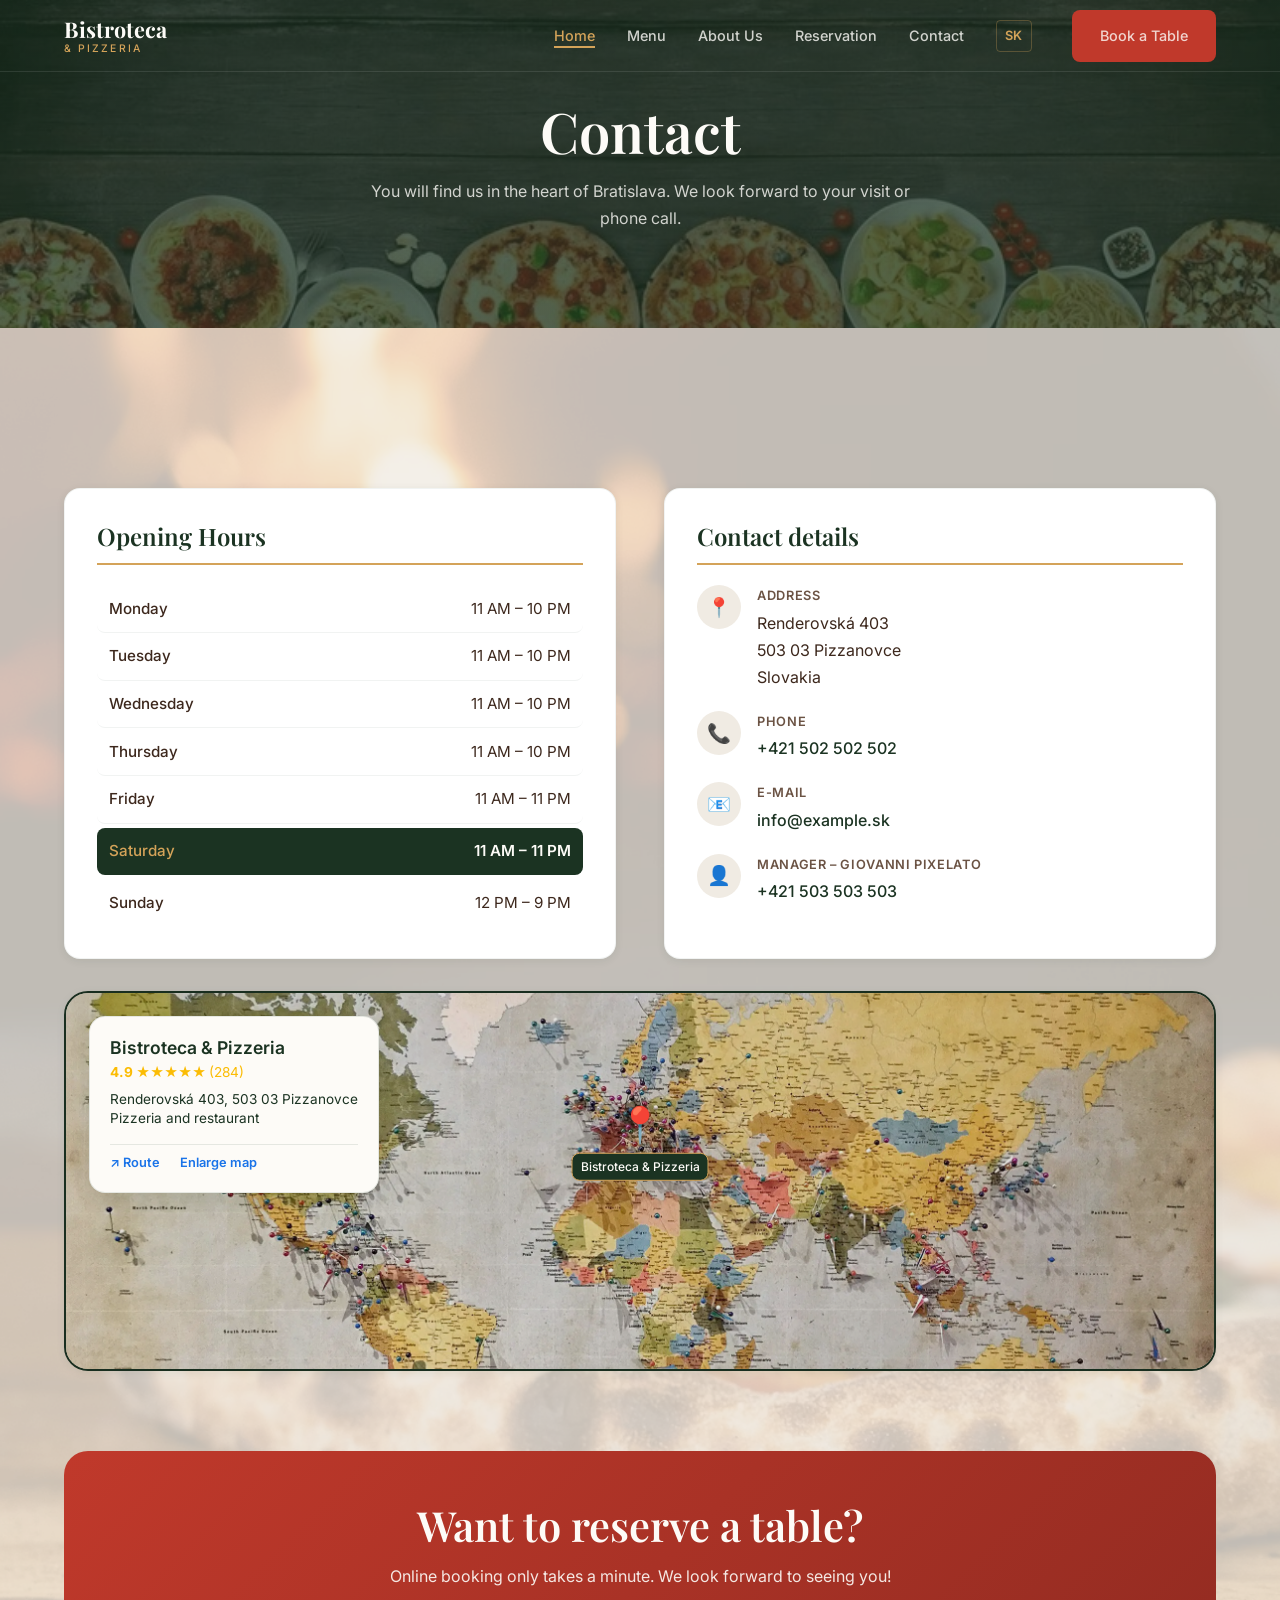
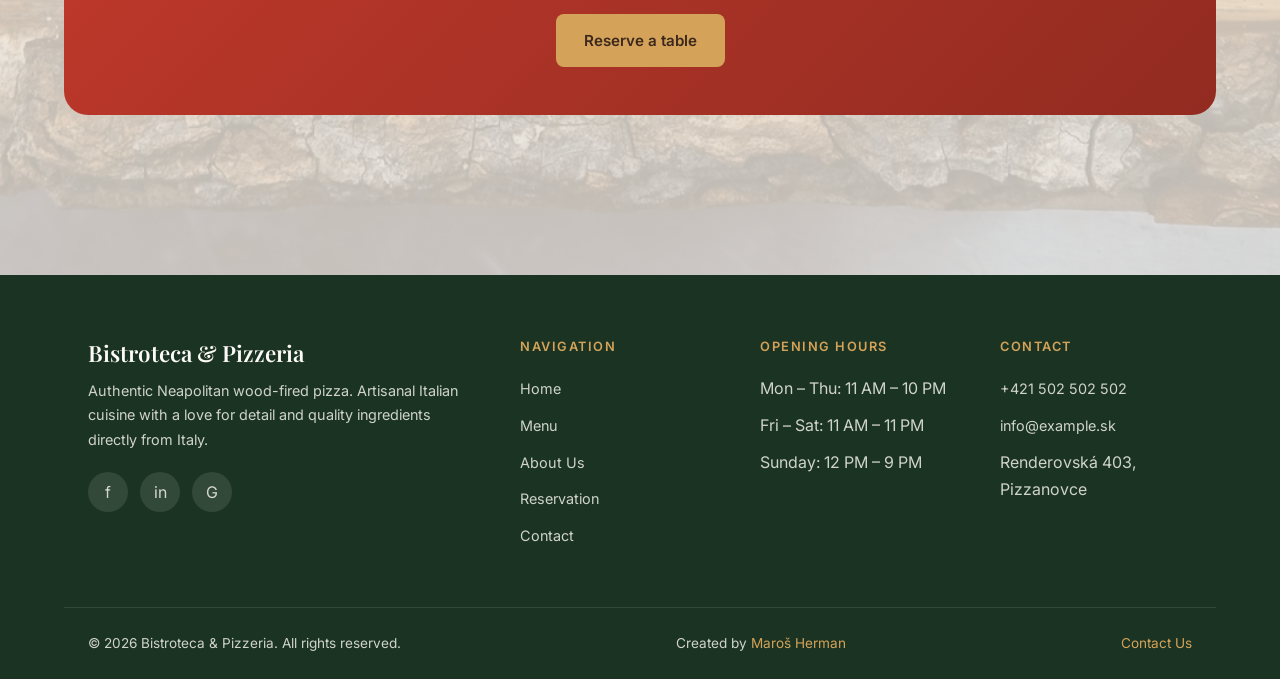
<file: en/contact.html>
<!DOCTYPE html>
<html lang="en">
<head>
  <meta charset="UTF-8">
  <meta name="viewport" content="width=device-width, initial-scale=1.0">
  <meta name="description" content="Contact Bistroteca & Pizzeria - address, phone, opening hours and map.">
  <title>Contact | Bistroteca & Pizzeria</title>
  <link rel="icon" type="image/png" href="../obrazky/favicon.png">
  <link rel="stylesheet" href="../styles.css">
</head>
<body>

  <!-- NAV -->
  <nav class="nav">
    <div class="container nav-inner">
      <a href="index.html" class="nav-logo">
        Bistroteca
        <span>& Pizzeria</span>
      </a>
      <button class="nav-toggle" aria-label="Open menu">
        <span></span>
        <span></span>
        <span></span>
      </button>
      <ul class="nav-links">
	    <li><a href="index.html" class="active">Home</a></li>
	    <li><a href="menu.html">Menu</a></li>
	    <li><a href="about.html">About Us</a></li>
	    <li><a href="reservation.html">Reservation</a></li>
	    <li><a href="contact.html">Contact</a></li>   	  
	    <li class="lang-switch"><a href="../index.html" title="Prepnúť do slovenčiny">SK</a></li>      	  
	    <li class="nav-cta"><a href="reservation.html" class="btn btn-primary">Book a Table</a></li>
	  </ul>
    </div>
  </nav>

  <!-- PAGE HERO -->
  <section class="page-hero">
    <div class="container">
      <h1>Contact</h1>
      <p>You will find us in the heart of Bratislava. We look forward to your visit or phone call.</p>
    </div>
  </section>
  
  <section class="section menu-section-bg">
  
  <!-- CONTACT -->
  <section class="section">
    <div class="container">
      <div class="contact-grid">

        <div class="contact-card">
          <h3>Opening Hours</h3>
          <ul class="hours-list">
            <li>
              <span class="hours-day">Monday</span>
              <span>11 AM – 10 PM</span>
            </li>
            <li>
              <span class="hours-day">Tuesday</span>
              <span>11 AM – 10 PM</span>
            </li>
            <li>
              <span class="hours-day">Wednesday</span>
              <span>11 AM – 10 PM</span>
            </li>
            <li>
              <span class="hours-day">Thursday</span>
              <span>11 AM – 10 PM</span>
            </li>
            <li>
              <span class="hours-day">Friday</span>
              <span>11 AM – 11 PM</span>
            </li>
            <li>
              <span class="hours-day">Saturday</span>
              <span>11 AM – 11 PM</span>
            </li>
            <li>
              <span class="hours-day">Sunday</span>
              <span>12 PM – 9 PM</span>
            </li>
          </ul>
        </div>

        <div class="contact-card">
          <h3>Contact details</h3>

          <div class="contact-info-item">
            <div class="contact-icon">&#128205;</div>
            <div>
              <strong>Address</strong>
              Renderovská 403<br>
              503 03 Pizzanovce<br>
              Slovakia
            </div>
          </div>	

          <div class="contact-info-item">
            <div class="contact-icon">&#128222;</div>
            <div>
              <strong>Phone</strong>
              <a href="tel:+421502502502">+421 502 502 502</a>
            </div>
          </div>

          <div class="contact-info-item">
            <div class="contact-icon">&#128231;</div>
            <div>
              <strong>E-mail</strong>
              <a href="mailto:info@example.sk">info@example.sk</a>
            </div>
          </div>

          <div class="contact-info-item">
            <div class="contact-icon">&#128100;</div>
            <div>
              <strong>Manager – Giovanni Pixelato</strong>
              <a href="tel:+421503503503">+421 503 503 503</a>
            </div>
          </div>
        </div>

      </div>

      <div class="fake-map-container">
  
		  <div class="map-widget">
			<h4>Bistroteca & Pizzeria</h4>
			<div class="rating">4.9 ★★★★★ <span style="color: var(--color-gray); font-weight: normal;">(284)</span></div>
			<p>Renderovská 403, 503 03 Pizzanovce<br>Pizzeria and restaurant</p>
			<div class="map-links">
			  <a href="#" onclick="alert('Navigation is starting...'); return false;">↗ Route</a>
			  <a href="#" onclick="alert('Opening the map...'); return false;">Enlarge map</a>
			</div>
		  </div>

		  <div style="position: relative; width: 100%;">
			<div class="map-pin">
			  <div class="pin-icon">📍</div>
			  <div class="pin-label">Bistroteca & Pizzeria</div>
			</div>
			<img class="map-img" src="../obrazky/fake-map.webp" alt="Bistroteca & Pizzeria location map" loading="lazy">
		  </div>

      </div>
  </section>

  <!-- CTA -->
  <section class="section" style="padding-top: 0;">
    <div class="container">
      <div class="cta-banner">
        <h2>Want to reserve a table?</h2>
        <p>Online booking only takes a minute. We look forward to seeing you!</p>
        <a href="reservation.html" class="btn btn-gold">Reserve a table</a>
      </div>
    </div>
  </section>

  </section>

  <!-- FOOTER -->
  <footer class="footer">
    <div class="container">
      <div class="footer-grid">
        <div class="footer-brand">
          <h3>Bistroteca & Pizzeria</h3>
          <p>Authentic Neapolitan wood-fired pizza. Artisanal Italian cuisine with a love for detail and quality ingredients directly from Italy.</p>
          <div class="footer-social">
            <a href="#" aria-label="Facebook">f</a>
            <a href="#" aria-label="Instagram">in</a>
            <a href="#" aria-label="Google">G</a>
          </div>
        </div>
        <div class="footer-col">
          <h4>Navigation</h4>
          <ul>
            <li><a href="index.html">Home</a></li>
            <li><a href="menu.html">Menu</a></li>
            <li><a href="about.html">About Us</a></li>
            <li><a href="reservation.html">Reservation</a></li>
            <li><a href="contact.html">Contact</a></li>
          </ul>
        </div>
        <div class="footer-col">
          <h4>Opening Hours</h4>
		  <ul>
		    <li>Mon – Thu: 11 AM – 10 PM</li>
		    <li>Fri – Sat: 11 AM – 11 PM</li>
		    <li>Sunday: 12 PM – 9 PM</li>
		  </ul>
        </div>
        <div class="footer-col">
          <h4>Contact</h4>
          <ul>
            <li><a href="tel:+421901234567">+421 502 502 502</a></li>
            <li><a href="mailto:info@example.sk">info@example.sk</a></li>
            <li>Renderovská 403, Pizzanovce</li>
          </ul>
        </div>
      </div>
      <div class="footer-bottom">
	    <span>&copy; 2026 Bistroteca & Pizzeria. All rights reserved.</span>	  
	    <span class="footer-author">Created by <a href="https://mawebstudio.netlify.app/" target="_blank">Maroš Herman</a></span>	  
	    <a href="contact.html">Contact Us</a>
	  </div>
    </div>
  </footer>

  <script src="../script.js"></script>
</body>
</html>
</file>
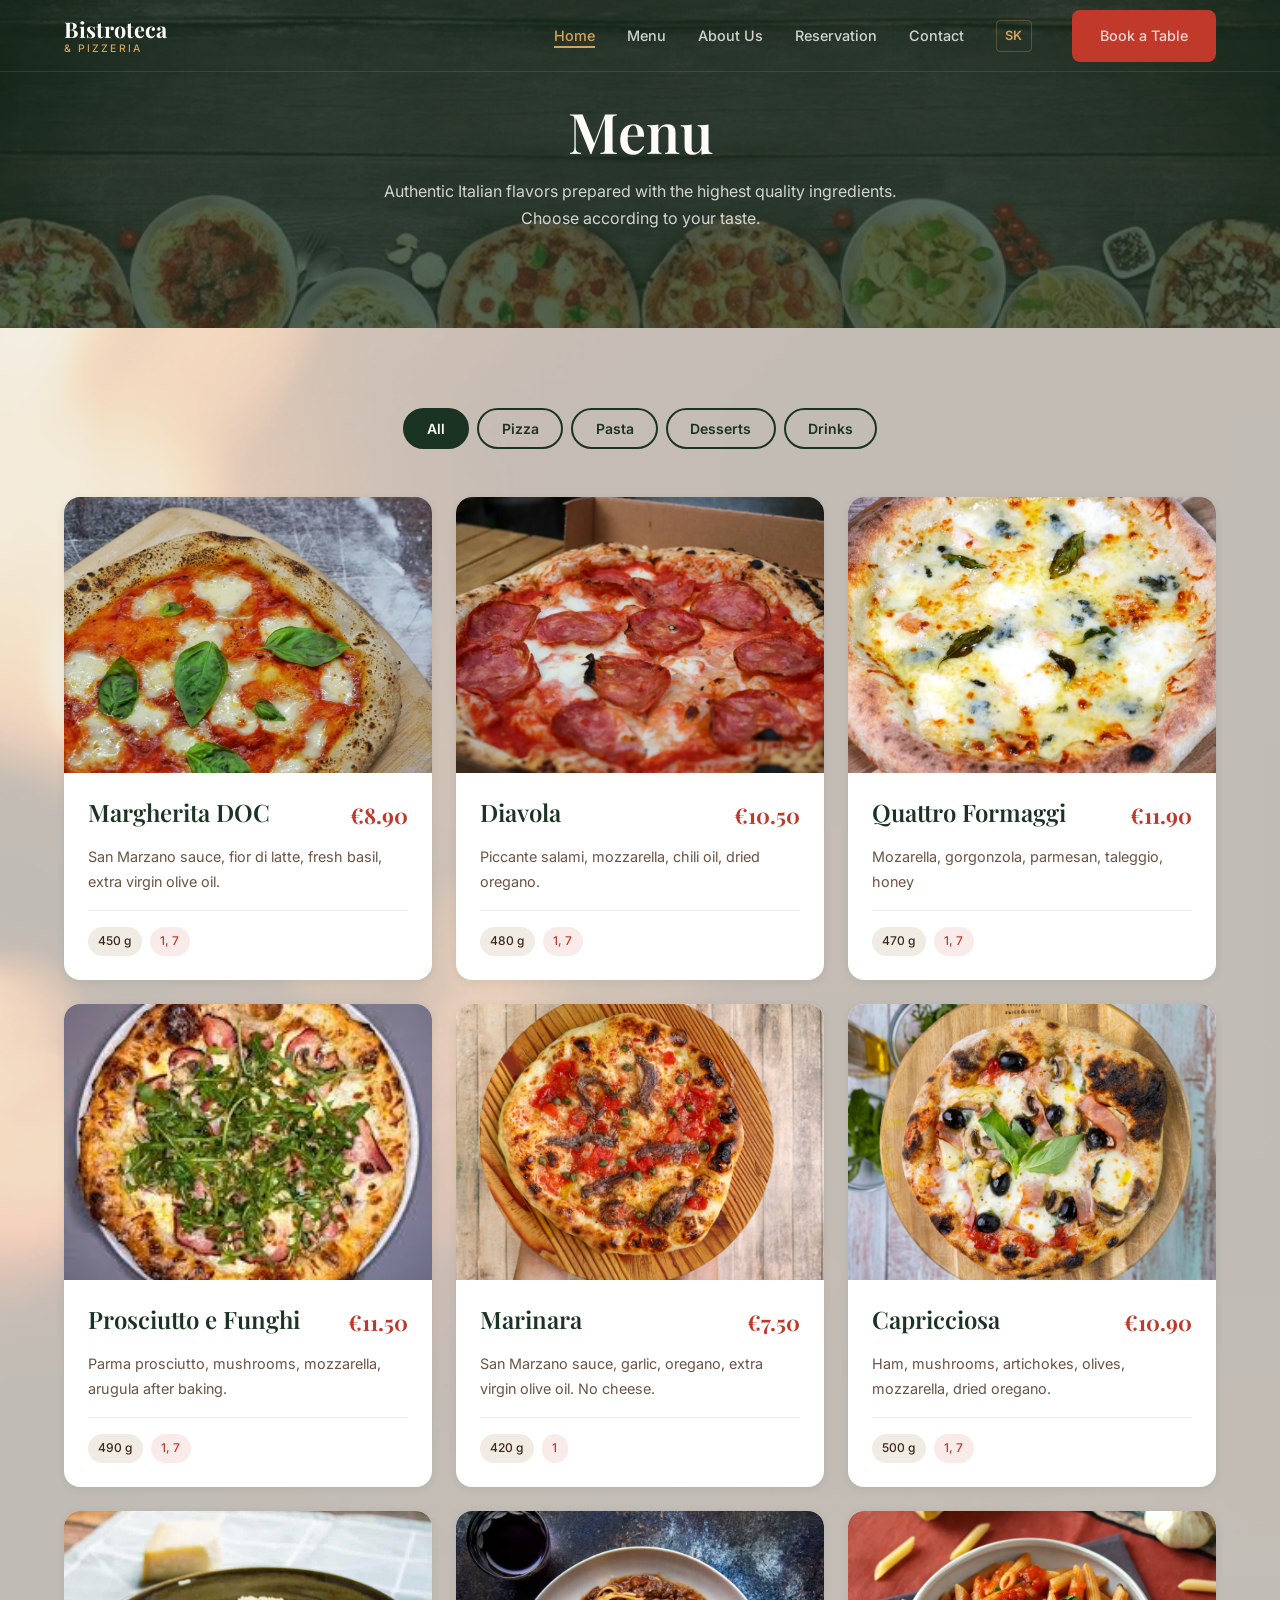
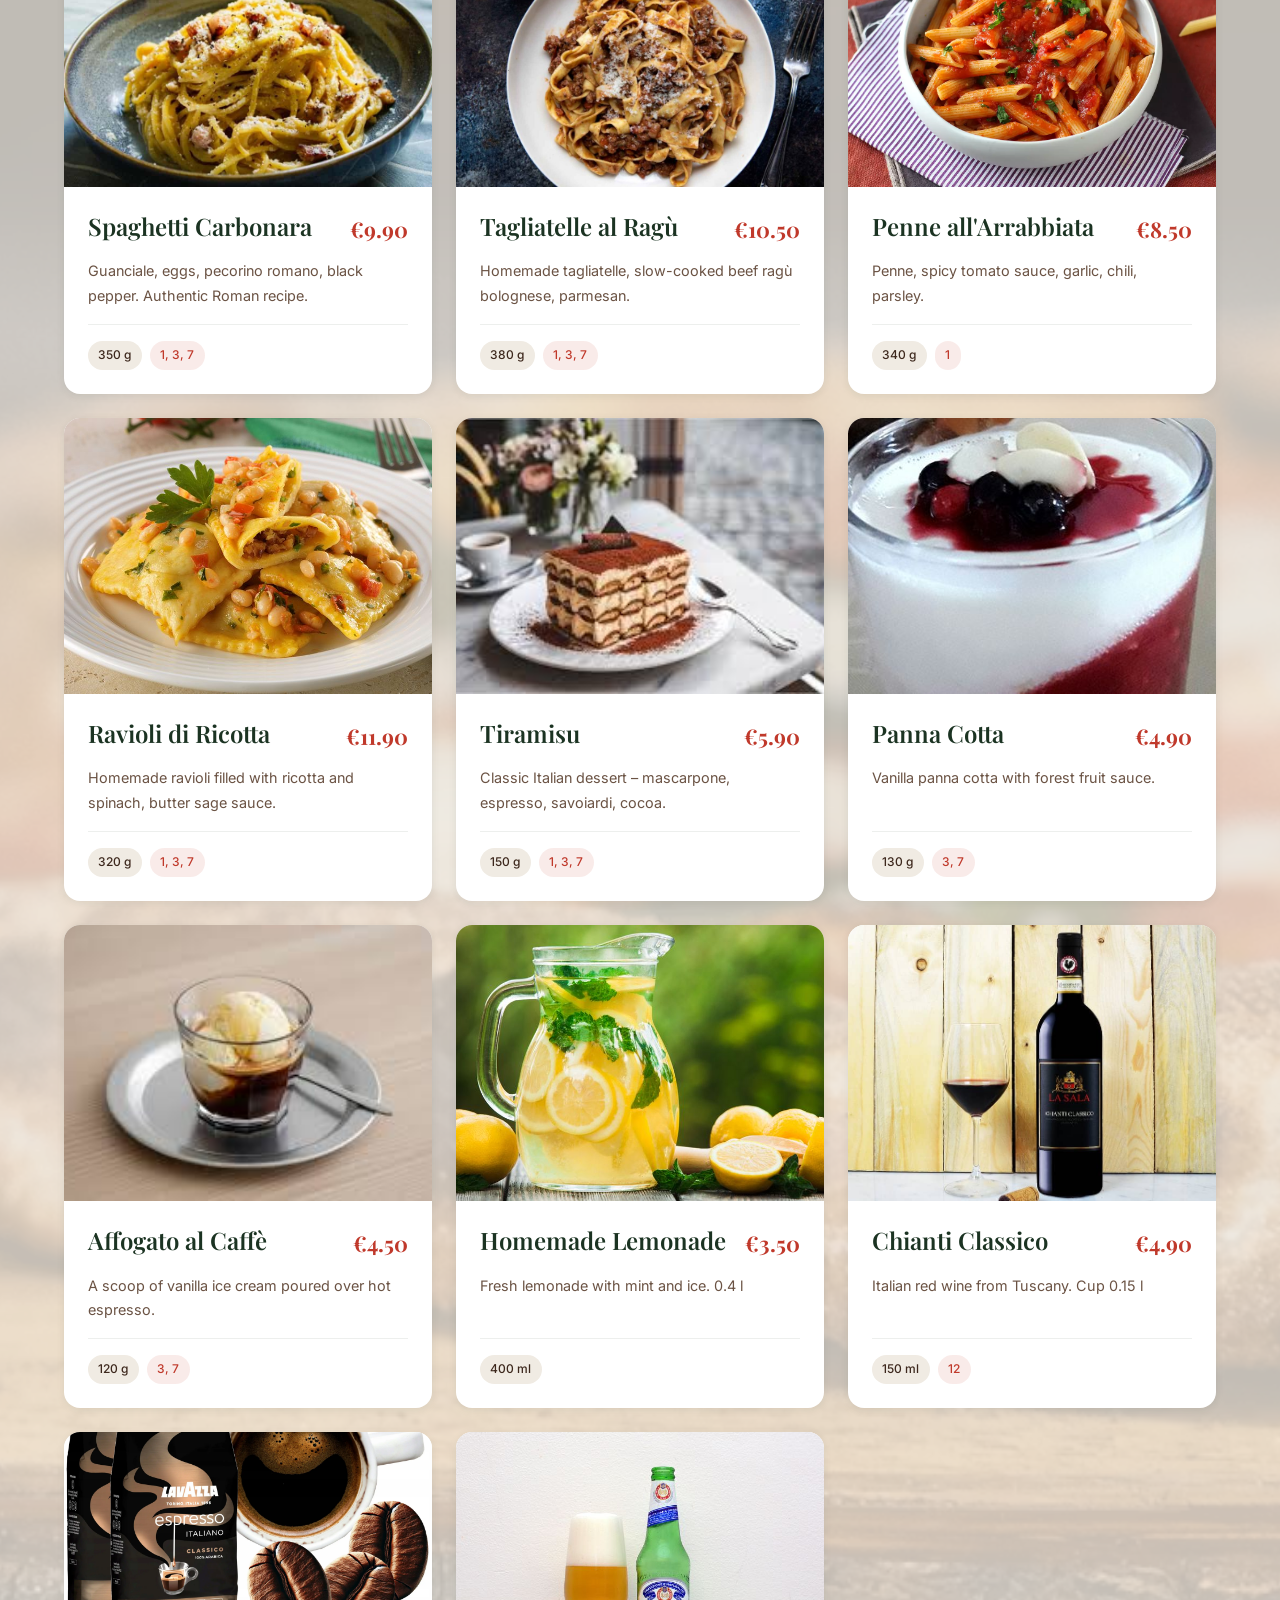
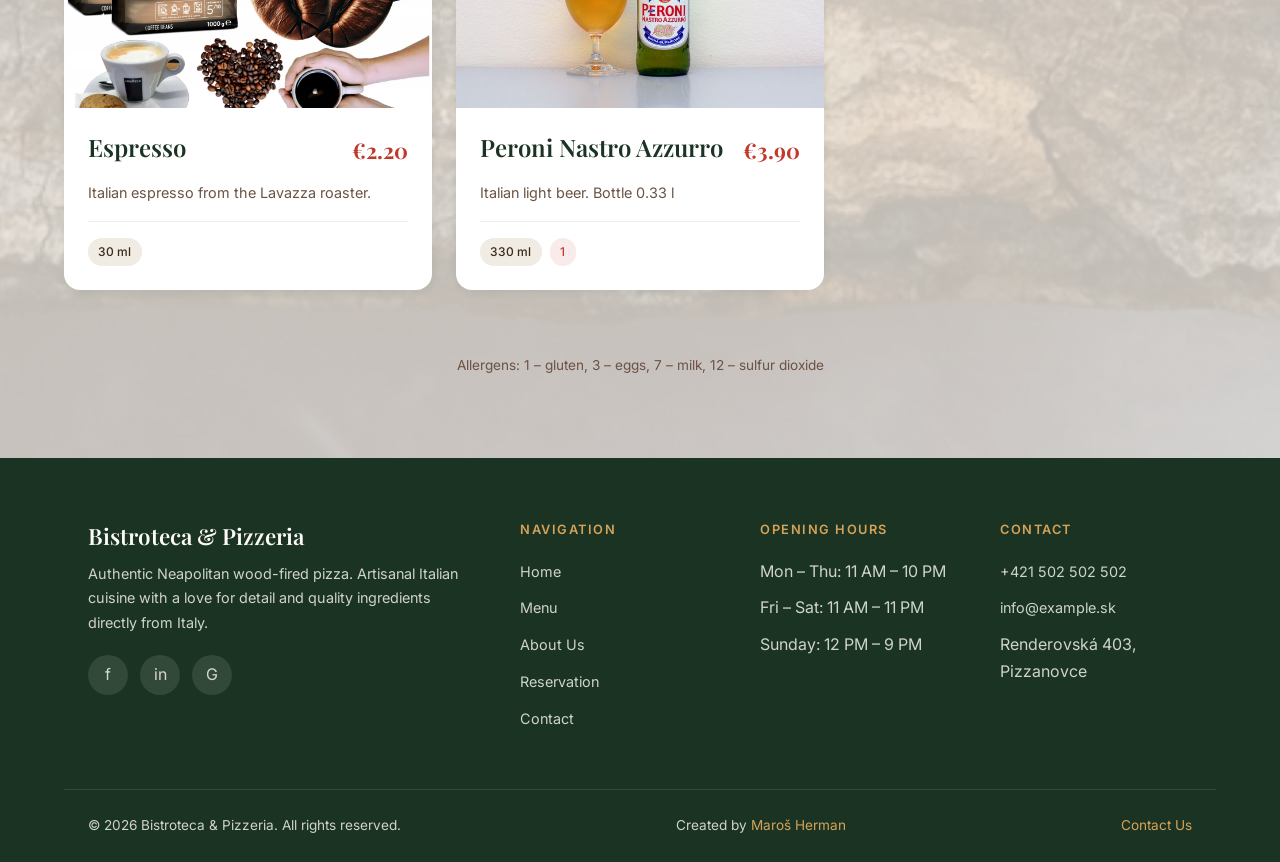
<file: en/menu.html>
<!DOCTYPE html>
<html lang="en">
<head>
  <meta charset="UTF-8">
  <meta name="viewport" content="width=device-width, initial-scale=1.0">
  <meta name="description" content="Bistroteca & Pizzeria menu – pizza, pasta, desserts and drinks prepared with Italian ingredients.">
  <title>Menu | Bistroteca & Pizzeria</title>
  <link rel="icon" type="/image/png" href="../obrazky/favicon.png">
  <link rel="stylesheet" href="../styles.css">
  <style>
    .menu-item-image {
      width: 100%;
      aspect-ratio: 4 / 3;
      overflow: hidden;
      border-radius: var(--radius, 12px) var(--radius, 12px) 0 0;
      background: #e9e4d4;
    }
    .menu-item-image img {
      width: 100%;
      height: 100%;
      object-fit: cover;
      display: block;
    }
    .menu-item {
      display: flex;
      flex-direction: column;
    }
    .menu-item-content {
      display: flex;
      flex-direction: column;
      flex: 1;
    }
  </style>
</head>
<body>

  <nav class="nav">
    <div class="container nav-inner">
      <a href="index.html" class="nav-logo">
        Bistroteca
        <span>& Pizzeria</span>
      </a>
      <button class="nav-toggle" aria-label="Open menu">
        <span></span>
        <span></span>
        <span></span>
      </button>
      <ul class="nav-links">
	    <li><a href="index.html" class="active">Home</a></li>
	    <li><a href="menu.html">Menu</a></li>
	    <li><a href="about.html">About Us</a></li>
	    <li><a href="reservation.html">Reservation</a></li>
	    <li><a href="contact.html">Contact</a></li>   	  
	    <li class="lang-switch"><a href="../index.html" title="Prepnúť do slovenčiny">SK</a></li>      	  
	    <li class="nav-cta"><a href="reservation.html" class="btn btn-primary">Book a Table</a></li>
	  </ul>
    </div>
  </nav>

  <section class="page-hero">
    <div class="container">
      <h1>Menu</h1>
      <p>Authentic Italian flavors prepared with the highest quality ingredients. Choose according to your taste.</p>
    </div>
  </section>

  <section class="section menu-section-bg">
    <div class="container">
      
      <div class="menu-filters">
        <button class="filter-btn active" data-filter="all">All</button>
        <button class="filter-btn" data-filter="pizza">Pizza</button>
        <button class="filter-btn" data-filter="cestoviny">Pasta</button>
        <button class="filter-btn" data-filter="dezerty">Desserts</button>
        <button class="filter-btn" data-filter="napoje">Drinks</button>
      </div>

      <div class="menu-grid">

        <article class="menu-item" data-category="pizza">
          <div class="menu-item-image">
            <img src="../obrazky/margherita.webp" alt="Margherita DOC" loading="lazy">
          </div>
          <div class="menu-item-content">
            <div class="menu-item-header">
              <h3>Margherita DOC</h3>
              <span class="menu-item-price">€8.90</span>
            </div>
            <p class="menu-item-desc">San Marzano sauce, fior di latte, fresh basil, extra virgin olive oil.</p>
            <div class="menu-item-meta">
              <span class="meta-tag">450 g</span>
              <span class="meta-tag allergen">1, 7</span>
            </div>
          </div>
        </article>

        <article class="menu-item" data-category="pizza">
          <div class="menu-item-image">
            <img src="../obrazky/piccante.webp" alt="Diavola" loading="lazy">
          </div>
          <div class="menu-item-content">
            <div class="menu-item-header">
              <h3>Diavola</h3>
              <span class="menu-item-price">€10.50</span>
            </div>
            <p class="menu-item-desc">Piccante salami, mozzarella, chili oil, dried oregano.</p>
            <div class="menu-item-meta">
              <span class="meta-tag">480 g</span>
              <span class="meta-tag allergen">1, 7</span>
            </div>
          </div>
        </article>

        <article class="menu-item" data-category="pizza">
          <div class="menu-item-image">
            <img src="../obrazky/Quattro.webp" alt="Quattro Formaggi" loading="lazy">
          </div>
          <div class="menu-item-content">
            <div class="menu-item-header">
              <h3>Quattro Formaggi</h3>
              <span class="menu-item-price">€11.90</span>
            </div>
            <p class="menu-item-desc">Mozarella, gorgonzola, parmesan, taleggio, honey</p>
            <div class="menu-item-meta">
              <span class="meta-tag">470 g</span>
              <span class="meta-tag allergen">1, 7</span>
            </div>
          </div>
        </article>

        <article class="menu-item" data-category="pizza">
          <div class="menu-item-image">
            <img src="../obrazky/Funghi.webp" alt="Prosciutto e Funghi" loading="lazy">
          </div>
          <div class="menu-item-content">
            <div class="menu-item-header">
              <h3>Prosciutto e Funghi</h3>
              <span class="menu-item-price">€11.50</span>
            </div>
            <p class="menu-item-desc">Parma prosciutto, mushrooms, mozzarella, arugula after baking.</p>
            <div class="menu-item-meta">
              <span class="meta-tag">490 g</span>
              <span class="meta-tag allergen">1, 7</span>
            </div>
          </div>
        </article>

        <article class="menu-item" data-category="pizza">
          <div class="menu-item-image">
            <img src="../obrazky/Marinara.webp" alt="Marinara" loading="lazy">
          </div>
          <div class="menu-item-content">
            <div class="menu-item-header">
              <h3>Marinara</h3>
              <span class="menu-item-price">€7.50</span>
            </div>
            <p class="menu-item-desc">San Marzano sauce, garlic, oregano, extra virgin olive oil. No cheese.</p>
            <div class="menu-item-meta">
              <span class="meta-tag">420 g</span>
              <span class="meta-tag allergen">1</span>
            </div>
          </div>
        </article>

        <article class="menu-item" data-category="pizza">
          <div class="menu-item-image">
            <img src="../obrazky/Capricciosa.webp" alt="Capricciosa" loading="lazy">
          </div>
          <div class="menu-item-content">
            <div class="menu-item-header">
              <h3>Capricciosa</h3>
              <span class="menu-item-price">€10.90</span>
            </div>
            <p class="menu-item-desc">Ham, mushrooms, artichokes, olives, mozzarella, dried oregano.</p>
            <div class="menu-item-meta">
              <span class="meta-tag">500 g</span>
              <span class="meta-tag allergen">1, 7</span>
            </div>
          </div>
        </article>

        <article class="menu-item" data-category="cestoviny">
          <div class="menu-item-image">
            <img src="../obrazky/Carbonara.webp" alt="Spaghetti Carbonara" loading="lazy">
          </div>
          <div class="menu-item-content">
            <div class="menu-item-header">
              <h3>Spaghetti Carbonara</h3>
              <span class="menu-item-price">€9.90</span>
            </div>
            <p class="menu-item-desc">Guanciale, eggs, pecorino romano, black pepper. Authentic Roman recipe.</p>
            <div class="menu-item-meta">
              <span class="meta-tag">350 g</span>
              <span class="meta-tag allergen">1, 3, 7</span>
            </div>
          </div>
        </article>

        <article class="menu-item" data-category="cestoviny">
          <div class="menu-item-image">
            <img src="../obrazky/Tagliatelle.webp" alt="Tagliatelle al Ragù" loading="lazy">
          </div>
          <div class="menu-item-content">
            <div class="menu-item-header">
              <h3>Tagliatelle al Ragù</h3>
              <span class="menu-item-price">€10.50</span>
            </div>
            <p class="menu-item-desc">Homemade tagliatelle, slow-cooked beef ragù bolognese, parmesan.</p>
            <div class="menu-item-meta">
              <span class="meta-tag">380 g</span>
              <span class="meta-tag allergen">1, 3, 7</span>
            </div>
          </div>
        </article>

        <article class="menu-item" data-category="cestoviny">
          <div class="menu-item-image">
            <img src="../obrazky/Penne.webp" alt="Penne all'Arrabbiata" loading="lazy">
          </div>
          <div class="menu-item-content">
            <div class="menu-item-header">
              <h3>Penne all'Arrabbiata</h3>
              <span class="menu-item-price">€8.50</span>
            </div>
            <p class="menu-item-desc">Penne, spicy tomato sauce, garlic, chili, parsley.</p>
            <div class="menu-item-meta">
              <span class="meta-tag">340 g</span>
              <span class="meta-tag allergen">1</span>
            </div>
          </div>
        </article>

        <article class="menu-item" data-category="cestoviny">
          <div class="menu-item-image">
            <img src="../obrazky/Ravioli.webp" alt="Ravioli di Ricotta" loading="lazy">
          </div>
          <div class="menu-item-content">
            <div class="menu-item-header">
              <h3>Ravioli di Ricotta</h3>
              <span class="menu-item-price">€11.90</span>
            </div>
            <p class="menu-item-desc">Homemade ravioli filled with ricotta and spinach, butter sage sauce.</p>
            <div class="menu-item-meta">
              <span class="meta-tag">320 g</span>
              <span class="meta-tag allergen">1, 3, 7</span>
            </div>
          </div>
        </article>

        <article class="menu-item" data-category="dezerty">
          <div class="menu-item-image">
            <img src="../obrazky/Tiramisu.webp" alt="Tiramisu" loading="lazy">
          </div>
          <div class="menu-item-content">
            <div class="menu-item-header">
              <h3>Tiramisu</h3>
              <span class="menu-item-price">€5.90</span>
            </div>
            <p class="menu-item-desc">Classic Italian dessert – mascarpone, espresso, savoiardi, cocoa.</p>
            <div class="menu-item-meta">
              <span class="meta-tag">150 g</span>
              <span class="meta-tag allergen">1, 3, 7</span>
            </div>
          </div>
        </article>

        <article class="menu-item" data-category="dezerty">
          <div class="menu-item-image">
            <img src="../obrazky/Cotta.webp" alt="Panna Cotta" loading="lazy">
          </div>
          <div class="menu-item-content">
            <div class="menu-item-header">
              <h3>Panna Cotta</h3>
              <span class="menu-item-price">€4.90</span>
            </div>
            <p class="menu-item-desc">Vanilla panna cotta with forest fruit sauce.</p>
            <div class="menu-item-meta">
              <span class="meta-tag">130 g</span>
              <span class="meta-tag allergen">3, 7</span>
            </div>
          </div>
        </article>

        <article class="menu-item" data-category="dezerty">
          <div class="menu-item-image">
            <img src="../obrazky/Affogato.webp" alt="Affogato al Caffè" loading="lazy">
          </div>
          <div class="menu-item-content">
            <div class="menu-item-header">
              <h3>Affogato al Caffè</h3>
              <span class="menu-item-price">€4.50</span>
            </div>
            <p class="menu-item-desc">A scoop of vanilla ice cream poured over hot espresso.</p>
            <div class="menu-item-meta">
              <span class="meta-tag">120 g</span>
              <span class="meta-tag allergen">3, 7</span>
            </div>
          </div>
        </article>

        <article class="menu-item" data-category="napoje">
          <div class="menu-item-image">
            <img src="../obrazky/Limonada.webp" alt="Homemade Lemonade" loading="lazy">
          </div>
          <div class="menu-item-content">
            <div class="menu-item-header">
              <h3>Homemade Lemonade</h3>
              <span class="menu-item-price">€3.50</span>
            </div>
            <p class="menu-item-desc">Fresh lemonade with mint and ice. 0.4 l</p>
            <div class="menu-item-meta">
              <span class="meta-tag">400 ml</span>
            </div>
          </div>
        </article>

        <article class="menu-item" data-category="napoje">
          <div class="menu-item-image">
            <img src="../obrazky/Chianti.webp" alt="Chianti Classico" loading="lazy">
          </div>
          <div class="menu-item-content">
            <div class="menu-item-header">
              <h3>Chianti Classico</h3>
              <span class="menu-item-price">€4.90</span>
            </div>
            <p class="menu-item-desc">Italian red wine from Tuscany. Cup 0.15 l</p>
            <div class="menu-item-meta">
              <span class="meta-tag">150 ml</span>
              <span class="meta-tag allergen">12</span>
            </div>
          </div>
        </article>

        <article class="menu-item" data-category="napoje">
          <div class="menu-item-image">
            <img src="../obrazky/Espresso.webp" alt="Espresso" loading="lazy">
          </div>
          <div class="menu-item-content">
            <div class="menu-item-header">
              <h3>Espresso</h3>
              <span class="menu-item-price">€2.20</span>
            </div>
            <p class="menu-item-desc">Italian espresso from the Lavazza roaster.</p>
            <div class="menu-item-meta">
              <span class="meta-tag">30 ml</span>
            </div>
          </div>
        </article>

        <article class="menu-item" data-category="napoje">
          <div class="menu-item-image">
            <img src="../obrazky/Peroni.webp" alt="Peroni Nastro Azzurro" loading="lazy">
          </div>
          <div class="menu-item-content">
            <div class="menu-item-header">
              <h3>Peroni Nastro Azzurro</h3>
              <span class="menu-item-price">€3.90</span>
            </div>
            <p class="menu-item-desc">Italian light beer. Bottle 0.33 l</p>
            <div class="menu-item-meta">
              <span class="meta-tag">330 ml</span>
              <span class="meta-tag allergen">1</span>
            </div>
          </div>
        </article>

      </div>

      <p class="text-center mt-4" style="color: var(--color-text-muted); font-size: 0.85rem;">
        Allergens: 1 – gluten, 3 – eggs, 7 – milk, 12 – sulfur dioxide
      </p>
    </div>
  </section>

  </section>
  
  <!-- FOOTER -->
  <footer class="footer">
    <div class="container">
      <div class="footer-grid">
        <div class="footer-brand">
          <h3>Bistroteca & Pizzeria</h3>
          <p>Authentic Neapolitan wood-fired pizza. Artisanal Italian cuisine with a love for detail and quality ingredients directly from Italy.</p>
          <div class="footer-social">
            <a href="#" aria-label="Facebook">f</a>
            <a href="#" aria-label="Instagram">in</a>
            <a href="#" aria-label="Google">G</a>
          </div>
        </div>
        <div class="footer-col">
          <h4>Navigation</h4>
          <ul>
            <li><a href="index.html">Home</a></li>
            <li><a href="menu.html">Menu</a></li>
            <li><a href="about.html">About Us</a></li>
            <li><a href="reservation.html">Reservation</a></li>
            <li><a href="contact.html">Contact</a></li>
          </ul>
        </div>
        <div class="footer-col">
          <h4>Opening Hours</h4>
		  <ul>
		    <li>Mon – Thu: 11 AM – 10 PM</li>
		    <li>Fri – Sat: 11 AM – 11 PM</li>
		    <li>Sunday: 12 PM – 9 PM</li>
		  </ul>
        </div>
        <div class="footer-col">
          <h4>Contact</h4>
          <ul>
            <li><a href="tel:+421901234567">+421 502 502 502</a></li>
            <li><a href="mailto:info@example.sk">info@example.sk</a></li>
            <li>Renderovská 403, Pizzanovce</li>
          </ul>
        </div>
      </div>
      <div class="footer-bottom">
	    <span>&copy; 2026 Bistroteca & Pizzeria. All rights reserved.</span>	  
	    <span class="footer-author">Created by <a href="https://mawebstudio.netlify.app/" target="_blank">Maroš Herman</a></span>	  
	    <a href="contact.html">Contact Us</a>
	  </div>
    </div>
  </footer>

  <script src="../script.js"></script>
</body>
</html>
</file>
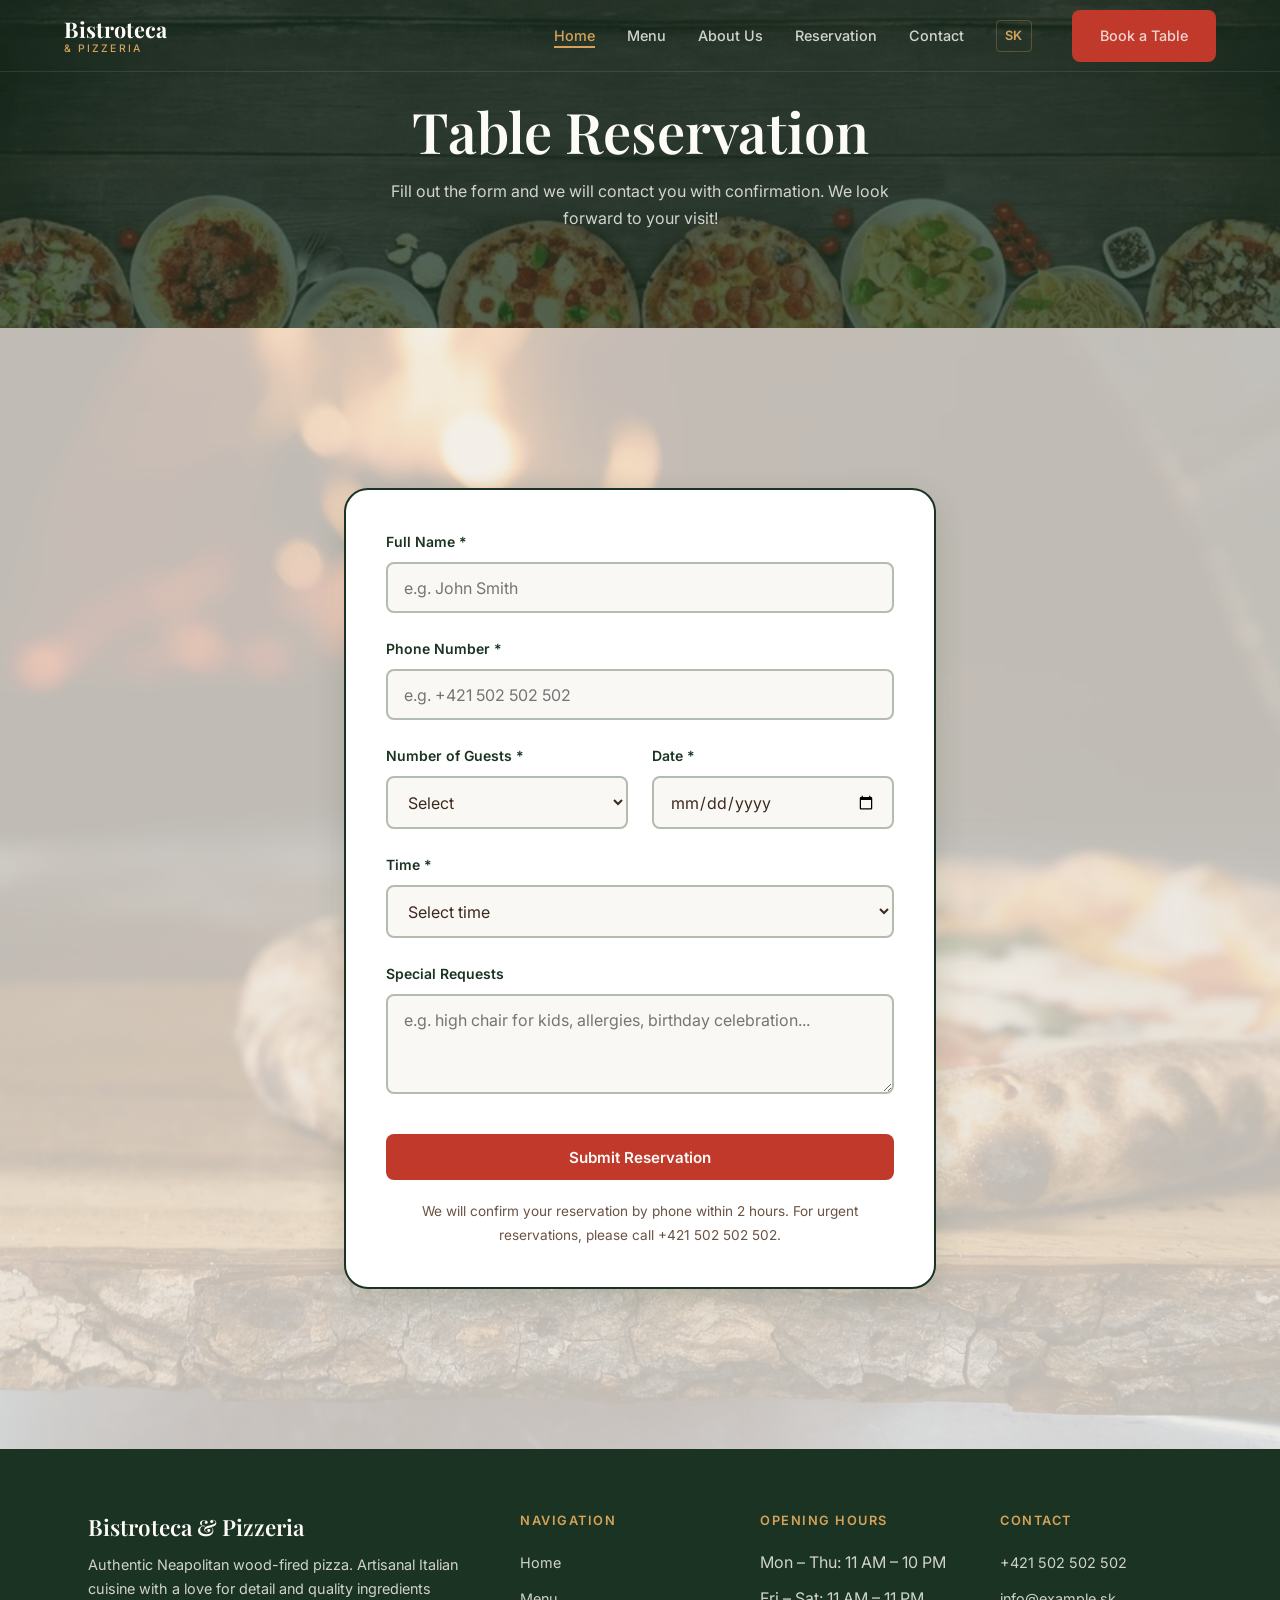
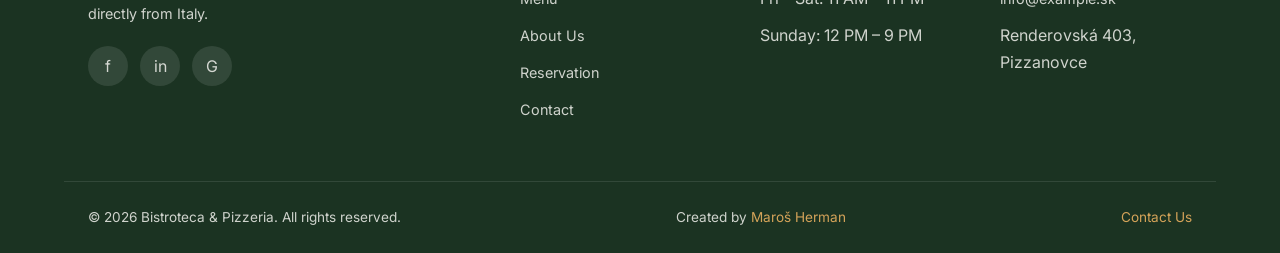
<file: en/reservation.html>
<!DOCTYPE html>
<html lang="en">
<head>
  <meta charset="UTF-8">
  <meta name="viewport" content="width=device-width, initial-scale=1.0">
  <meta name="description" content="Book a table at Bistroteca & Pizzeria online. Fast, easy and without complications.">
  <title>Reservation | Bistroteca & Pizzeria</title>
  <link rel="icon" type="image/png" href="../obrazky/favicon.png">
  <link rel="stylesheet" href="../styles.css">
</head>
<body>

  <!-- NAV -->
  <nav class="nav">
    <div class="container nav-inner">
      <a href="index.html" class="nav-logo">
        Bistroteca
        <span>& Pizzeria</span>
      </a>
      <button class="nav-toggle" aria-label="Open menu">
        <span></span>
        <span></span>
        <span></span>
      </button>
      <ul class="nav-links">
	    <li><a href="index.html" class="active">Home</a></li>
	    <li><a href="menu.html">Menu</a></li>
	    <li><a href="about.html">About Us</a></li>
	    <li><a href="reservation.html">Reservation</a></li>
	    <li><a href="contact.html">Contact</a></li>   	  
	    <li class="lang-switch"><a href="../index.html" title="Prepnúť do slovenčiny">SK</a></li>      	  
	    <li class="nav-cta"><a href="reservation.html" class="btn btn-primary">Book a Table</a></li>
	  </ul>
    </div>
  </nav>

  <section class="page-hero">
  <div class="container">
    <h1>Table Reservation</h1>
    <p>Fill out the form and we will contact you with confirmation. We look forward to your visit!</p>
  </div>
</section>

<section class="section menu-section-bg">

<section class="section">
  <div class="container reservation-section">
    <form class="reservation-form" novalidate>
      
      <div class="form-group">
        <label for="meno">Full Name *</label>
        <input type="text" id="meno" name="meno" placeholder="e.g. John Smith" required>
      </div>

      <div class="form-group">
        <label for="telefon">Phone Number *</label>
        <input type="tel" id="telefon" name="telefon" placeholder="e.g. +421 502 502 502" required>
      </div>

      <div class="form-row">
        <div class="form-group">
          <label for="osoby">Number of Guests *</label>
          <select id="osoby" name="osoby" required>
            <option value="">Select</option>
            <option value="1">1 person</option>
            <option value="2">2 people</option>
            <option value="3">3 people</option>
            <option value="4">4 people</option>
            <option value="5">5 people</option>
            <option value="6">6 people</option>
            <option value="7">7 people</option>
            <option value="8">8 people</option>
            <option value="9+">9 or more</option>
          </select>
        </div>

        <div class="form-group">
          <label for="datum">Date *</label>
          <input type="date" id="datum" name="datum" required>
        </div>
      </div>

    <div class="form-group">
      <label for="cas">Time *</label>
      <select id="cas" name="cas" required>
        <option value="">Select time</option> <option value="11:00">11:00 AM</option>
        <option value="11:30">11:30 AM</option>
        <option value="12:00">12:00 PM</option>
        <option value="12:30">12:30 PM</option>
        <option value="13:00">1:00 PM</option>
        <option value="13:30">1:30 PM</option>
        <option value="17:00">5:00 PM</option>
        <option value="17:30">5:30 PM</option>
        <option value="18:00">6:00 PM</option>
        <option value="18:30">6:30 PM</option>
        <option value="19:00">7:00 PM</option>
        <option value="19:30">7:30 PM</option>
        <option value="20:00">8:00 PM</option>
        <option value="20:30">8:30 PM</option>
        <option value="21:00">9:00 PM</option>
      </select>
    </div>

      <div class="form-group">
        <label for="poznamka">Special Requests</label>
        <textarea id="poznamka" name="poznamka" placeholder="e.g. high chair for kids, allergies, birthday celebration..."></textarea>
      </div>

      <button type="submit" class="btn btn-primary form-submit">Submit Reservation</button>

      <p class="form-note">We will confirm your reservation by phone within 2 hours. For urgent reservations, please call <a href="tel:+421502502502">+421 502 502 502</a>.</p>
    </form>
  </div>
</section>

</section>

  <!-- FOOTER -->
  <footer class="footer">
    <div class="container">
      <div class="footer-grid">
        <div class="footer-brand">
          <h3>Bistroteca & Pizzeria</h3>
          <p>Authentic Neapolitan wood-fired pizza. Artisanal Italian cuisine with a love for detail and quality ingredients directly from Italy.</p>
          <div class="footer-social">
            <a href="#" aria-label="Facebook">f</a>
            <a href="#" aria-label="Instagram">in</a>
            <a href="#" aria-label="Google">G</a>
          </div>
        </div>
        <div class="footer-col">
          <h4>Navigation</h4>
          <ul>
            <li><a href="index.html">Home</a></li>
            <li><a href="menu.html">Menu</a></li>
            <li><a href="about.html">About Us</a></li>
            <li><a href="reservation.html">Reservation</a></li>
            <li><a href="contact.html">Contact</a></li>
          </ul>
        </div>
        <div class="footer-col">
          <h4>Opening Hours</h4>
		  <ul>
		    <li>Mon – Thu: 11 AM – 10 PM</li>
		    <li>Fri – Sat: 11 AM – 11 PM</li>
		    <li>Sunday: 12 PM – 9 PM</li>
		  </ul>
        </div>
        <div class="footer-col">
          <h4>Contact</h4>
          <ul>
            <li><a href="tel:+421901234567">+421 502 502 502</a></li>
            <li><a href="mailto:info@example.sk">info@example.sk</a></li>
            <li>Renderovská 403, Pizzanovce</li>
          </ul>
        </div>
      </div>
      <div class="footer-bottom">
	    <span>&copy; 2026 Bistroteca & Pizzeria. All rights reserved.</span>	  
	    <span class="footer-author">Created by <a href="https://mawebstudio.netlify.app/" target="_blank">Maroš Herman</a></span>	  
	    <a href="contact.html">Contact Us</a>
	  </div>
    </div>
	<div id="reservation-modal" class="custom-modal">
    <div class="custom-modal-content">
      <div class="success-icon">✓</div>
      <h2>Reservation Received!</h2>
      <p id="modal-message">Your reservation is being processed.</p>
      <button type="button" id="close-modal-btn" class="btn btn-primary">Close</button>
    </div>
</div>

  </footer>

  <script src="../script.js"></script>
</body>
</html>
</file>
<file: styles.css>
/* =============================================
   Bistroteca & Pizzeria – Main Stylesheet
   ============================================= */

@import url('https://fonts.googleapis.com/css2?family=Inter:wght@400;500;600&family=Playfair+Display:ital,wght@0,400;0,600;0,700;1,400&display=swap');

/* --- CSS Variables --- */
:root {
  --color-olive: #1b3322;
  --color-cream: #fdfbf7;
  --color-brown: #3d281d;
  --color-red: #c0392b;
  --color-gold: #d4a359;
  --color-olive-light: #2a4a32;
  --color-cream-dark: #f0ebe3;
  --color-text: #3d281d;
  --color-text-muted: #6b5344;

  --font-heading: 'Playfair Display', Georgia, serif;
  --font-body: 'Inter', system-ui, sans-serif;

  --radius-sm: 8px;
  --radius-md: 16px;
  --radius-lg: 24px;
  --shadow-sm: 0 2px 8px rgba(27, 51, 34, 0.08);
  --shadow-md: 0 8px 24px rgba(27, 51, 34, 0.12);
  --shadow-lg: 0 16px 48px rgba(27, 51, 34, 0.16);

  --transition: 0.3s ease;
  --nav-height: 72px;
}

/* --- Reset & Base --- */
*,
*::before,
*::after {
  box-sizing: border-box;
  margin: 0;
  padding: 0;
}

html {
  scroll-behavior: smooth;
}

body {
  font-family: var(--font-body);
  font-size: 1rem;
  line-height: 1.7;
  color: var(--color-text);
  background-color: var(--color-cream);
  -webkit-font-smoothing: antialiased;
}

img {
  max-width: 100%;
  height: auto;
  display: block;
}

a {
  color: inherit;
  text-decoration: none;
  transition: color var(--transition);
}

ul {
  list-style: none;
}

h1, h2, h3, h4 {
  font-family: var(--font-heading);
  font-weight: 600;
  line-height: 1.25;
  color: var(--color-olive);
}

h1 { font-size: clamp(2.2rem, 5vw, 3.5rem); }
h2 { font-size: clamp(1.8rem, 4vw, 2.6rem); }
h3 { font-size: clamp(1.2rem, 2.5vw, 1.5rem); }

p { margin-bottom: 1rem; }
p:last-child { margin-bottom: 0; }

.container {
  width: 100%;
  max-width: 1200px;
  margin: 0 auto;
  padding: 0 1.5rem;
}

.section {
  padding: 5rem 0;
}

.section-header {
  text-align: center;
  margin-bottom: 3rem;
}

.section-header p {
  color: var(--color-text-muted);
  font-size: 1.05rem;
  max-width: 560px;
  margin: 0.75rem auto 0;
}

.section-label {
  display: inline-block;
  font-family: var(--font-body);
  font-size: 0.75rem;
  font-weight: 600;
  letter-spacing: 0.15em;
  text-transform: uppercase;
  color: var(--color-gold);
  margin-bottom: 0.5rem;
}

/* --- Buttons --- */
.btn {
  display: inline-flex;
  align-items: center;
  justify-content: center;
  gap: 0.5rem;
  padding: 0.85rem 1.75rem;
  font-family: var(--font-body);
  font-size: 0.95rem;
  font-weight: 600;
  border: none;
  border-radius: var(--radius-sm);
  cursor: pointer;
  transition: all var(--transition);
  text-align: center;
}

.btn-primary {
  background-color: var(--color-red);
  color: var(--color-cream);
}

.btn-primary:hover {
  background-color: #a93226;
  transform: translateY(-2px);
  box-shadow: var(--shadow-md);
}

.btn-secondary {
  background-color: transparent;
  color: var(--color-cream);
  border: 2px solid var(--color-cream);
}

.btn-secondary:hover {
  background-color: var(--color-cream);
  color: var(--color-olive);
}

.btn-gold {
  background-color: var(--color-gold);
  color: var(--color-brown);
}

.btn-gold:hover {
  background-color: #c4924a;
  transform: translateY(-2px);
  box-shadow: var(--shadow-md);
}

.btn-outline {
  background-color: transparent;
  color: var(--color-olive);
  border: 2px solid var(--color-olive);
}

.btn-outline:hover {
  background-color: var(--color-olive);
  color: var(--color-cream);
}

/* --- Navigation --- */
.nav {
  position: fixed;
  top: 0;
  left: 0;
  right: 0;
  z-index: 1000;
  height: var(--nav-height);
  background-color: transparent; /* Initially completely transparent */
  border-bottom: 1px solid rgba(253, 251, 247, 0.1);
  transition: all var(--transition);
}

.nav.scrolled {
  background-color: rgba(27, 51, 34, 0.95); 
  backdrop-filter: blur(12px);
  box-shadow: var(--shadow-sm);
  border-bottom: 1px solid rgba(27, 51, 34, 0.1);
}

.nav-inner {
  display: flex;
  align-items: center;
  justify-content: space-between;
  height: var(--nav-height);
}

.nav-logo {
  font-family: var(--font-heading);
  font-size: 1.35rem;
  font-weight: 700;
  color: var(--color-cream); /* White logo text on top */
  line-height: 1.2;
}

.nav-logo span {
  display: block;
  font-family: var(--font-body);
  font-size: 0.65rem;
  font-weight: 500;
  letter-spacing: 0.2em;
  text-transform: uppercase;
  color: var(--color-gold);
}

.nav-links {
  display: flex;
  align-items: center;
  gap: 2rem;
}

.nav-links a {
  font-size: 0.9rem;
  font-weight: 500;
  color: rgba(253, 251, 247, 0.8); /* Slightly transparent white for lines */
  position: relative;
}

.nav-links a::after {
  content: '';
  position: absolute;
  bottom: -4px;
  left: 0;
  width: 0;
  height: 2px;
  background-color: var(--color-gold); /* Change underline to gold for better contrast */
  transition: width var(--transition);
}

/* The active page or item under your finger will light up gold */
.nav-links a:hover,
.nav-links a.active {
  color: var(--color-gold) !important;
}

.nav-links a:hover::after,
.nav-links a.active::after {
  width: 100%;
}

/* Hidden line under the very last link in the menu */
.nav-links li:last-child a {
  border-bottom: none;
}

.nav-cta {
  margin-left: 0.5rem;
}

.nav-toggle {
  display: none;
  flex-direction: column;
  gap: 5px;
  background: none;
  border: none;
  cursor: pointer;
  padding: 4px;
}

.nav-toggle span {
  display: block;
  width: 24px;
  height: 2px;
  background-color: var(--color-cream);
  transition: all var(--transition);
  border-radius: 2px;
}

.nav-toggle.open span:nth-child(1) {
  transform: rotate(45deg) translate(5px, 5px);
}

.nav-toggle.open span:nth-child(2) {
  opacity: 0;
}

.nav-toggle.open span:nth-child(3) {
  transform: rotate(-45deg) translate(5px, -5px);
}

/* --- Hero --- */
.hero {
  position: relative;
  min-height: 100vh;
  display: flex;
  align-items: center;
  background: var(--color-olive); /* A solid background into which the image will fade */
  overflow: hidden;
  padding-top: var(--nav-height);
}
.hero-bg-image {
  position: absolute;
  inset: 0;               /* Expands to the entire green area */
  width: 100%;
  height: 100%;
  pointer-events: none;
  opacity: 0.25;          /* The image will be slightly faded/transparent */
  z-index: 0;
}
.hero-bg-image img {
  width: 100%;
  height: 100%;
  object-fit: cover;
  object-position: center; /* The image will remain exactly centered */
}
.hero-bg-image::before {
  content: '';
  position: absolute;
  inset: 0;
  /* The image is clear in the center, fading smoothly into the olive color of the web towards the edges */
  background: radial-gradient(circle, transparent 20%, var(--color-olive) 80%);
  z-index: 1;
}

.hero::before {
  content: '';
  position: absolute;
  inset: 0;
  background:
    radial-gradient(ellipse at 20% 80%, rgba(212, 163, 89, 0.15) 0%, transparent 50%),
    radial-gradient(ellipse at 80% 20%, rgba(192, 57, 43, 0.1) 0%, transparent 50%);
  pointer-events: none;
}

.hero-content {
  position: relative;
  z-index: 2;
  max-width: 680px;
  padding: 4rem 0;
}

.hero-badge {
  display: inline-flex;
  align-items: center;
  gap: 0.5rem;
  background: rgba(212, 163, 89, 0.2);
  border: 1px solid rgba(212, 163, 89, 0.4);
  color: var(--color-gold);
  font-size: 0.8rem;
  font-weight: 600;
  letter-spacing: 0.1em;
  text-transform: uppercase;
  padding: 0.5rem 1rem;
  border-radius: 50px;
  margin-bottom: 1.5rem;
}

.hero h1 {
  color: var(--color-cream);
  margin-bottom: 1.25rem;
}

.hero h1 em {
  font-style: italic;
  color: var(--color-gold);
}

.hero-text {
  color: rgba(253, 251, 247, 0.85);
  font-size: 1.15rem;
  margin-bottom: 2rem;
  max-width: 520px;
  text-align: left; /* On the computer it will be on the left under the title */
  margin-left: 0;   /* Ensures it doesn't center on a large screen */
  text-wrap: balance;
}

.hero-actions {
  display: flex;
  flex-wrap: wrap;
  gap: 1rem;
}

.hero-decoration {
  position: absolute;
  right: -5%;
  top: 50%;
  transform: translateY(-50%);
  width: 45%;
  max-width: 520px;
  aspect-ratio: 1;
  border-radius: 50%;
  background: radial-gradient(circle, rgba(212, 163, 89, 0.25) 0%, transparent 70%);
  pointer-events: none;
}

.hero-pizza-icon {
  position: absolute;
  right: 8%;
  top: 50%;
  transform: translateY(-50%);
  font-size: clamp(8rem, 15vw, 14rem);
  opacity: 0.12;
  pointer-events: none;
}
/* --- Secrets Section --- */
.secrets {
  background-color: #DEDEA8;
}

.secrets-grid {
  display: grid;
  grid-template-columns: repeat(3, 1fr);
  gap: 2rem;
}

.secret-card {
  background: #FFC56E;
  border-radius: var(--radius-md);
  padding: 2.5rem 2rem;
  text-align: center;
  box-shadow: var(--shadow-sm);
  border: 1px solid rgba(27, 51, 34, 0.06);
  transition: transform var(--transition), box-shadow var(--transition);
}

.secret-card:hover {
  transform: translateY(-6px);
  box-shadow: var(--shadow-md);
}

.secret-icon {
  width: 150px;              
  height: 150px;
  margin: 0 auto 1.25rem;
  border-radius: 50%;
  overflow: hidden;         
  display: flex;
  align-items: center;
  justify-content: center;
  box-shadow: var(--shadow-sm);
  border: 2px solid var(--color-gold); /* Added gold border for elegant style */
}
.secret-icon img {
  width: 100%;
  height: 100%;
  object-fit: cover;        
}

.secret-card h3 {
  margin-bottom: 0.75rem;
}

.secret-card p {
  color: var(--color-text-muted);
  font-size: 0.95rem;
}

/* --- Product Cards --- */
.products {
  background-color: #BFE1B6;
}

.products-grid {
  display: grid;
  grid-template-columns: repeat(3, 1fr);
  gap: 2rem;
}

.product-card {
  background-color: var(--color-cream) !important; /* Change to a nice cream color for the website */
  border-radius: var(--radius-md); 
  overflow: hidden; 
  /* Soft shadow that makes the card stand out from the background texture */
  box-shadow: 0 8px 32px rgba(27, 51, 34, 0.06) !important; 
  border: 1px solid rgba(27, 51, 34, 0.04); 
  transition: transform var(--transition), box-shadow var(--transition); 
  display: flex;
  flex-direction: column;
}

/* Effect when the card is hovered over (stands out in space) */
.product-card:hover {
  transform: translateY(-6px); /* The card will be lifted smoothly */
  box-shadow: 0 12px 25px rgba(27, 51, 34, 0.12); /* The shadow beneath it softens and darkens */
}

.product-image {
  height: 220px;          /* Sets a uniform height for all three windows */
  width: 100%;
  overflow: hidden;       /* Hides everything that overflows outside the tab */
  position: relative;
}

.product-image img {
  width: 100%;
  height: 100%;
  object-fit: cover;       /* Crops photos automatically so they are not distorted */
  object-position: center; /* Center the viewport exactly at the center of the pizza */
}

.product-badge {
  position: absolute;
  top: 1rem;
  left: 1rem;
  background-color: var(--color-red);
  color: white;
  font-size: 0.7rem;
  font-weight: 600;
  letter-spacing: 0.05em;
  text-transform: uppercase;
  padding: 0.35rem 0.75rem;
  border-radius: 50px;
}

/* Editing the inside of the card (text section) */
.product-body {
  padding: 1.75rem; /* More space (airiness) around the text */
  display: flex;
  flex-direction: column;
  flex-grow: 1;
}

.product-body h3 {
  font-family: var(--font-heading);
  font-size: 1.35rem;
  color: var(--color-olive);
  margin-bottom: 0.5rem;
}

.product-body p {
  font-size: 0.95rem;
  color: #000000;
  line-height: 1.5;
  margin-bottom: 1.5rem;
}

/* Align price to bottom */
.product-footer {
  margin-top: auto; 
  padding-top: 1rem;
  border-top: 1px solid rgba(27, 51, 34, 0.06); /* Fine line above price */
}

.product-price {
  font-family: var(--font-heading);
  font-size: 1.4rem;
  font-weight: 700;
  color: #4F420D; /* Set the color for the price */
}

.product-price small {
  font-family: var(--font-body);
  font-size: 0.85rem;
  font-weight: 400;
  color: var(--color-text-muted);
}

/* --- Menu Page --- */
.page-hero {
  /* Combination of dark overlay and background image */
  background: linear-gradient(rgba(27, 51, 34, 0.75), rgba(27, 51, 34, 0.75)), url('obrazky/menu.webp');
  background-size: cover; 
  background-position: center; /* Center the image */
  background-attachment: scroll; /* Classic scrolling (or "fixed" for parallax effect) */
  padding: 6rem 0; /* Nice air space from above and below */
  text-align: center; /* Align the text to the center */
  color: #ffffff; /* White text to perfectly shine on the dark background */
}

.page-hero h1 {
  color: var(--color-cream);
  margin-bottom: 0.75rem;
}

.page-hero p {
  color: rgba(253, 251, 247, 0.8);
  max-width: 540px;
  margin: 0 auto;
}

.menu-filters {
  display: flex;
  flex-wrap: wrap;
  gap: 0.5rem;
  justify-content: center;
  margin-bottom: 3rem;
  position: relative;
  z-index: 10 !important;
}

.filter-btn {
  padding: 0.6rem 1.4rem;
  font-family: var(--font-body);
  font-size: 0.875rem;
  font-weight: 600;
  border: 2px solid var(--color-olive);
  border-radius: 50px;
  background: transparent;
  color: var(--color-olive);
  cursor: pointer;
  transition: all var(--transition);
  position: relative;
  z-index: 11 !important;
  pointer-events: auto !important;
}

.filter-btn:hover,
.filter-btn.active {
  background-color: var(--color-olive);
  color: var(--color-cream);
}

.menu-grid {
  display: grid;
  grid-template-columns: repeat(auto-fill, minmax(320px, 1fr));
  gap: 1.5rem;
}

.menu-item.hidden {
  display: none !important;
}

.menu-item-header {
  display: flex;
  justify-content: space-between;
  align-items: flex-start;
  gap: 1rem;
  margin-bottom: 0.75rem;
}

.menu-item-header h3 {
  flex: 1;
}

.menu-item-price {
  font-family: var(--font-heading);
  font-size: 1.35rem;
  font-weight: 700;
  color: var(--color-red);
  white-space: nowrap;
}

.menu-item-desc {
  color: var(--color-text-muted);
  font-size: 0.9rem;
  flex: 1;
  margin-bottom: 1rem;
}

.menu-item-meta {
  display: flex;
  flex-wrap: wrap;
  gap: 0.5rem;
  margin-top: auto;
  padding-top: 1rem;
  border-top: 1px solid rgba(27, 51, 34, 0.08);
}

.meta-tag {
  font-size: 0.75rem;
  font-weight: 500;
  padding: 0.25rem 0.65rem;
  border-radius: 50px;
  background-color: var(--color-cream-dark);
  color: var(--color-brown);
}

.meta-tag.allergen {
  background-color: rgba(192, 57, 43, 0.1);
  color: var(--color-red);
}

/* --- About Page --- */
.about-story {
  display: grid;
  grid-template-columns: 1fr 1fr;
  gap: 4rem;
  align-items: center;
}

.about-image {
  aspect-ratio: 4/5;
  background: linear-gradient(135deg, var(--color-olive-light), var(--color-olive));
  border-radius: 10px;
  display: flex;
  align-items: center;
  justify-content: center;
  font-size: 6rem;
  box-shadow: var(--shadow-lg);
  overflow: hidden; /* This line will fix the rounding (cut off the sharp corners of the photo) */
}
.about-image img {
  width: 100%;
  height: 100%;
  object-fit: cover;
  object-position: center;
}
.about-content h2 {
  margin-bottom: 1.5rem;
}

.about-content p {
  color: var(--color-text-muted);
}
.about-content .section-label {
  color: var(--color-red); /* Changes the color only for the label in this section */
}

.about-features {
  display: grid;
  grid-template-columns: repeat(3, 1fr);
  gap: 2rem;
  margin-top: 4rem;
}

.about-feature {
  text-align: center;
  padding: 2rem 1.5rem;
  background: white;
  border-radius: var(--radius-md);
  box-shadow: var(--shadow-sm);
}

.about-feature-icon {
  width: 100%; /* Image will stretch to the full width of the white card */
  height: 200px; /* Fixed height for a nice wide rectangle */
  margin: 0 auto 1.5rem; /* More space between photo and text */
  border-radius: var(--radius-md); /* Soft corner rounding to match the card */
  overflow: hidden; /* Crop the corners of the photo */
  display: flex;
  align-items: center;
  justify-content: center;
  box-shadow: var(--shadow-sm);
}

.about-feature-icon img {
  width: 100%;
  height: 100%;
  object-fit: cover; /* The photo fills the entire rectangle without stretching */
  object-position: center; /* Keeps the center of the photo in focus */
}

.about-feature h3 {
  margin-bottom: 0.5rem;
  font-size: 1.1rem;
}

.about-feature p {
  color: var(--color-text-muted);
  font-size: 0.9rem;
}

.chef-quote {
  background: linear-gradient(135deg, var(--color-olive), var(--color-olive-light));
  border-radius: var(--radius-lg);
  padding: 4rem 3rem;
  text-align: center;
  margin-top: 4rem;
  position: relative;
}

.chef-quote::before {
  content: '\201C';
  font-family: var(--font-heading);
  font-size: 6rem;
  color: rgba(212, 163, 89, 0.3);
  position: absolute;
  top: 0.5rem;
  left: 2rem;
  line-height: 1;
}

.chef-quote blockquote {
  font-family: var(--font-heading);
  font-size: clamp(1.2rem, 3vw, 1.6rem);
  font-style: italic;
  color: var(--color-cream);
  max-width: 700px;
  margin: 0 auto 1.5rem;
  line-height: 1.6;
}

.chef-quote cite {
  font-family: var(--font-body);
  font-style: normal;
  font-size: 0.95rem;
  font-weight: 600;
  color: var(--color-gold);
  letter-spacing: 0.05em;
}

/* --- Reservation Form --- */
.reservation-section {
  max-width: 640px;
  margin: 0 auto;
}

.reservation-form {
  background: white;
  border-radius: var(--radius-lg);
  padding: 2.5rem;
  /* MORE PROMINENT SHADOW AND THICKER CARD BORDER */
  box-shadow: 0 10px 30px rgba(27, 51, 34, 0.15);
  border: 2px solid var(--color-olive); /* Solid dark olive border for the entire card */
}

.form-group {
  margin-bottom: 1.5rem;
}

.form-group label {
  display: block;
  font-size: 0.875rem;
  font-weight: 600;
  color: var(--color-olive);
  margin-bottom: 0.5rem;
}

/* HIGHLIGHTING INPUTS (BOXES) */
.form-group input,
.form-group select,
.form-group textarea {
  width: 100%;
  padding: 0.85rem 1rem;
  font-family: var(--font-body);
  font-size: 1rem;
  color: var(--color-text);
  background-color: #faf8f5; /* Slightly lighter cream for better contrast with white paper */
  border: 2px solid #b2bcaf; /* Darker and more visible gray-green border */
  border-radius: var(--radius-sm);
  transition: border-color var(--transition), box-shadow var(--transition), background-color var(--transition);
}

/* EFFECT WHEN CLICKING INTO A BOX */
.form-group input:focus,
.form-group select:focus,
.form-group textarea:focus {
  outline: none;
  border-color: var(--color-olive); /* Changes the border to a deep olive color when typing */
  background-color: #ffffff; /* The box lights up in pure white */
  box-shadow: 0 0 0 4px rgba(27, 51, 34, 0.1); /* Elegant subtle aura around the active box */
}

.form-group textarea {
  resize: vertical;
  min-height: 100px;
}

.form-row {
  display: grid;
  grid-template-columns: 1fr 1fr;
  gap: 1.5rem;
}

.form-submit {
  width: 100%;
  margin-top: 0.5rem;
}

.form-note {
  text-align: center;
  font-size: 0.85rem;
  color: var(--color-text-muted);
  margin-top: 1.25rem;
}

/* --- Contact Page --- */
.contact-grid {
  display: grid;
  grid-template-columns: 1fr 1fr;
  gap: 3rem;
}

.contact-card {
  background: white;
  border-radius: var(--radius-md);
  padding: 2rem;
  box-shadow: var(--shadow-sm);
  border: 1px solid rgba(27, 51, 34, 0.06);
}

.contact-card h3 {
  margin-bottom: 1.25rem;
  padding-bottom: 0.75rem;
  border-bottom: 2px solid var(--color-gold);
}

.contact-info-item {
  display: flex;
  gap: 1rem;
  margin-bottom: 1.25rem;
}

.contact-info-item:last-child {
  margin-bottom: 0;
}

.contact-icon {
  width: 44px;
  height: 44px;
  background: var(--color-cream-dark);
  border-radius: 50%;
  display: flex;
  align-items: center;
  justify-content: center;
  font-size: 1.2rem;
  flex-shrink: 0;
}

.contact-info-item strong {
  display: block;
  font-size: 0.8rem;
  font-weight: 600;
  text-transform: uppercase;
  letter-spacing: 0.05em;
  color: var(--color-text-muted);
  margin-bottom: 0.15rem;
}

.contact-info-item a {
  color: var(--color-olive);
  font-weight: 500;
}

.contact-info-item a:hover {
  color: var(--color-red);
}

.hours-list li {
  display: flex;
  justify-content: space-between;
  padding: 0.65rem 0;
  border-bottom: 1px solid rgba(27, 51, 34, 0.06);
  font-size: 0.95rem;
  transition: all var(--transition);
  border-radius: var(--radius-sm);
  padding-left: 0.75rem;
  padding-right: 0.75rem;
}

.hours-list li:last-child {
  border-bottom: none;
}

.hours-list li.today {
  background-color: var(--color-olive);
  color: var(--color-cream);
  font-weight: 600;
  border-bottom-color: transparent;
  margin: 0.25rem 0;
}

.hours-list li.today .hours-day {
  color: var(--color-gold);
}

.hours-day {
  font-weight: 500;
}/* ==========================================================================
   Fake Map Plugin with Google Widget (Bistroteca Style)
   ========================================================================== */

.fake-map-container {
  position: relative;
  width: 100%;
  display: flex;
  flex-direction: column; /* On mobile, align widget above map */
  margin-top: 2rem;
}

.map-img {
  width: 100%;
  height: 380px;
  object-fit: cover;
  border-radius: var(--radius-lg);
  display: block;
  filter: brightness(0.9) saturate(0.95);
  border: 2px solid var(--color-olive);
  box-shadow: var(--shadow-sm);
}

.map-widget {
  background: var(--color-cream);
  color: var(--color-olive);
  padding: 1.25rem;
  border-radius: var(--radius-md);
  box-shadow: var(--shadow-md);
  margin-bottom: 15px; /* Space for mobile viewing */
  font-size: 0.85rem;
  line-height: 1.4;
  border: 1px solid rgba(27, 51, 34, 0.1);
}

.map-widget h4 {
  font-family: var(--font-primary);
  color: var(--color-olive);
  margin-bottom: 0.25rem;
  font-size: 1.1rem;
  font-weight: 600;
}

.map-widget .rating {
  color: #fbbc04; /* Google gold for stars */
  font-weight: bold;
  margin-bottom: 0.5rem;
}

.map-widget .map-links {
  margin-top: 0.85rem;
  display: flex;
  gap: 1.25rem;
  border-top: 1px solid rgba(27, 51, 34, 0.1);
  padding-top: 0.6rem;
}

.map-widget .map-links a {
  color: #1a73e8; /* Authentic Google blue for links */
  font-weight: 600;
  text-transform: none;
  font-size: 0.8rem;
  letter-spacing: 0;
}

.map-widget .map-links a:hover {
  text-decoration: underline;
  color: var(--color-red);
}

/* Location checkpoint (pin) */
.map-pin {
  position: absolute;
  top: 50%; /* Center to the center of the map image */
  left: 50%;
  transform: translate(-50%, -100%);
  z-index: 5;
  text-align: center;
  pointer-events: none; /* So as not to prevent clicking on the map */
}

.pin-icon {
  font-size: 2.2rem;
  filter: drop-shadow(0 3px 5px rgba(0,0,0,0.3));
  animation: mapBounce 2s infinite ease-in-out;
}

.pin-label {
  background: var(--color-olive);
  color: var(--color-cream);
  padding: 3px 8px;
  border-radius: var(--radius-sm);
  font-size: 0.75rem;
  font-weight: 500;
  white-space: nowrap;
  margin-top: -2px;
  box-shadow: var(--shadow-sm);
  border: 1px solid var(--color-gold);
}

/* Subtle animation of a pin jumping */
@keyframes mapBounce {
  0%, 100% { transform: translateY(0); }
  50% { transform: translateY(-6px); }
}

/* ── RESPONSIVENESS: FOR LARGE SCREEN (TABLETS AND COMPUTERS) ── */
@media (min-width: 768px) {
  .fake-map-container {
    display: block; 
  }
  .map-widget {
    position: absolute; /* Widget jumps inside the map */
    top: 25px;
    left: 25px;
    z-index: 10;
    width: 290px;
    margin-bottom: 0;
  }
}

/* --- CTA Banner --- */
.cta-banner {
  background: linear-gradient(135deg, var(--color-red), #922b21);
  border-radius: var(--radius-lg);
  padding: 3rem;
  text-align: center;
  color: var(--color-cream);
}

.cta-banner h2 {
  color: var(--color-cream);
  margin-bottom: 0.75rem;
}

.cta-banner p {
  opacity: 0.9;
  margin-bottom: 1.5rem;
}
/* --- Footer --- */
.footer {
  background-color: var(--color-olive);
  color: rgba(253, 251, 247, 0.8);
  padding: 4rem 0 0;
  margin-bottom: 0 !important; /* Ensure that nothing is created below the footer */
}

.footer-grid {
  display: grid;
  grid-template-columns: 2fr 1fr 1fr 1fr;
  gap: 3rem;
  padding-bottom: 3rem;
  border-bottom: 1px solid rgba(253, 251, 247, 0.1);
  
  /* This pushes the columns to the center and doesn't let them escape to the edges */
  max-width: 1200px;
  margin: 0 auto;
  padding-left: 1.5rem;
  padding-right: 1.5rem;
}
.footer-brand h3 {
  font-family: var(--font-heading);
  color: var(--color-cream);
  font-size: 1.4rem;
  margin-bottom: 0.75rem;
}

.footer-brand p {
  font-size: 0.9rem;
  line-height: 1.7;
  margin-bottom: 1.25rem;
}

.footer-social {
  display: flex;
  gap: 0.75rem;
}

.footer-social a {
  width: 40px;
  height: 40px;
  border-radius: 50%;
  background: rgba(253, 251, 247, 0.1);
  display: flex;
  align-items: center;
  justify-content: center;
  font-size: 1rem;
  transition: background var(--transition);
}

.footer-social a:hover {
  background: var(--color-gold);
  color: var(--color-brown);
}

.footer-col h4 {
  font-family: var(--font-body);
  font-size: 0.8rem;
  font-weight: 600;
  letter-spacing: 0.12em;
  text-transform: uppercase;
  color: var(--color-gold);
  margin-bottom: 1.25rem;
}

.footer-col ul li {
  margin-bottom: 0.6rem;
}

.footer-col ul a {
  font-size: 0.9rem;
  transition: color var(--transition);
}

.footer-col ul a:hover {
  color: var(--color-gold);
}

.footer-bottom {
  display: flex;
  justify-content: space-between;
  align-items: center;
  padding: 1.5rem 0;
  font-size: 0.85rem;

  /* This will ensure that the bottom bar aligns perfectly with the columns above it */
  max-width: 1200px;
  margin: 0 auto;
  padding-left: 1.5rem;
  padding-right: 1.5rem;
  width: 100%;
}

.footer-bottom a {
  color: var(--color-gold);
}

.footer-bottom a:hover {
  text-decoration: underline;
}

/* --- Utility --- */
.text-center { text-align: center; }
.mt-2 { margin-top: 2rem; }
.mt-4 { margin-top: 4rem; }

/* --- Responsive --- */
@media (max-width: 1024px) {
  .secrets-grid,
  .products-grid {
    grid-template-columns: repeat(2, 1fr);
  }

  .footer-grid {
    grid-template-columns: 1fr 1fr;
  }

  .about-story {
    grid-template-columns: 1fr;
    gap: 2rem;
  }

  .about-image {
    max-height: 360px;
    aspect-ratio: auto;
  }
}

@media (max-width: 768px) {
  .nav-toggle {
    display: flex;
  }

  .nav-links {
    position: fixed;
    top: var(--nav-height);
    left: 0;
    right: 0;
    /* This will revert to an elegant dark olive instead of white */
    background: var(--color-olive) !important;
    flex-direction: column;
    padding: 2rem 1.5rem;
    gap: 0;
    box-shadow: var(--shadow-md);
    transform: translateY(-120%);
    opacity: 0;
    visibility: hidden;
    transition: all var(--transition);
    border-bottom: 2px solid var(--color-gold); /* Gold design line at the bottom of the menu */
  }

  .nav-links.open {
    transform: translateY(0);
    opacity: 1;
    visibility: visible;
  }

  .nav-links li {
    width: 100%;
    text-align: center; /* This will center the items in the middle of the display */
  }

  .nav-links a {
    display: block;
    padding: 1rem 0;
    /* Cream readable text instead of white on white */
    color: var(--color-cream) !important;
    font-size: 1.1rem;
    border-bottom: 1px solid rgba(253, 251, 247, 0.1); /* Delicate divider between items */
  }

  .nav-cta {
    margin-left: 0;
    margin-top: 0.5rem;
    width: 100%;
  }

  .nav-cta .btn {
    width: 100%;
  }

  .hero-pizza-icon {
    display: none;
  }

  .secrets-grid,
  .products-grid,
  .about-features {
    grid-template-columns: 1fr;
  }

  .contact-grid {
    grid-template-columns: 1fr;
  }

  .form-row {
    grid-template-columns: 1fr;
  }

  /* Support for mobile image layouts */
  .menu-item {
    display: flex !important;
    flex-direction: column !important; /* This line will rotate elements under itself */
    gap: 1.25rem !important;
    align-items: stretch !important; /* Here flex-start has been changed to stretch so that the texts use the full width */
    background-color: rgba(253, 251, 247, 0.9) !important;
    padding: 1.25rem !important;
    border-radius: var(--radius-sm) !important;
    box-shadow: 0 2px 10px rgba(27, 51, 34, 0.03) !important;
  }
  .footer-grid {
    grid-template-columns: 1fr;
    gap: 2rem;
  }

  .footer-bottom {
    flex-direction: column;
    gap: 0.5rem;
    text-align: center;
  }

  .chef-quote {
    padding: 3rem 1.5rem;
  }

  .reservation-form {
    padding: 1.75rem;
  }
}

@media (max-width: 480px) {
  .hero-actions {
  display: flex;
  gap: 1rem; /* Space between buttons */
  justify-content: center; /* Centering */
  flex-wrap: wrap; /* If the buttons don't fit next to each other, the second one will jump below the first one */
  margin-top: 2rem;
  }

  .hero-actions .btn {
    width: 100%;
  }

  .filter-btn {
    padding: 0.5rem 1rem;
    font-size: 0.8rem;
  }
}

@media (max-width: 500px) {
  .hero-actions {
    flex-direction: column; /* On very small phones, the buttons will be one below the other */
    align-items: stretch; /* The buttons will stretch to the same width */
    gap: 0.75rem; /* The space between them below each other */
    padding: 0.1rem; /* So that they don't push completely to the edges of the screen */
  }
  
  .hero-actions .btn {
    text-align: center; /* Centers the text inside the button */
    width: 100%; /* Full width */
  }
  .hero {
    padding-top: 6rem !important; /* Creates space under the navigation menu so that the banner doesn't intrude */
    padding-bottom: 4rem !important; /* Space under the buttons */
    min-height: auto !important; /* Removes the fixed height, if any, so that the text can breathe */
  }
  /* 2. Spacing directly inside text content */
  .hero-content {
    display: flex;
    flex-direction: column;
    align-items: center;
    text-align: center;
    gap: 1.25rem; /* Automatically creates even spacing between banner, H1, text, and buttons */
  }

  /* 3. Manual fuse for the gap under the banner */
  .hero-badge {
    margin-bottom: 0.5rem;
    display: inline-block;
  }

  /* 4. Slightly reduced title on small mobiles so it doesn't break into multiple lines */
  .hero h1 {
    font-size: 2rem !important;
    line-height: 1.25;
  }
}
/* ==========================================================================
   GLOBAL MENU BACKGROUND STYLES (Works on PC and mobile)
   ========================================================================== */
.menu-section-bg {
  position: relative !important;
  background-color: var(--color-cream-dark) !important; /* Cream darker background color */
  z-index: 1 !important;
}

/* Pseudo-element inserts a faded graphic into the background of the entire section */
.menu-section-bg::before {
  content: "" !important;
  position: absolute !important;
  top: 0 !important;
  left: 0 !important;
  width: 100% !important;
  height: 100% !important;
  background-image: url('obrazky/background.webp') !important;
  background-size: cover !important;
  background-position: center !important;
  background-repeat: no-repeat !important;
  opacity: 0.20 !important; /* Gently fade the image */
  z-index: -1 !important;
}

/* To make the food cards shine nicely on a darker background, we'll give them a white background */
.menu-grid .menu-item {
  background-color: #ffffff !important;
  border-radius: var(--radius-md);
  box-shadow: var(--shadow-sm);
  overflow: hidden;
}

.hero-text-responsive {
  text-align: left !important;
  margin-left: 0 !important;
  margin-right: auto !important;
}
/* Global styles for custom modal window */
.custom-modal {
  display: none; /* Hidden by default */
  position: fixed;
  inset: 0;
  background-color: rgba(27, 51, 34, 0.6); /* Olive-dark background darkening */
  backdrop-filter: blur(5px); /* Soft background blur */
  z-index: 9999;
  align-items: center;
  justify-content: center;
  opacity: 0;
  transition: opacity 0.3s ease;
}

.custom-modal.show {
  display: flex;
  opacity: 1;
}

.custom-modal-content {
  background-color: var(--color-cream);
  padding: 3rem 2rem;
  border-radius: var(--radius-lg);
  max-width: 450px;
  width: 90%;
  text-align: center;
  box-shadow: var(--shadow-lg);
  border: 2px solid var(--color-gold);
  transform: translateY(-30px);
  transition: transform 0.3s ease;
}

.custom-modal.show .custom-modal-content {
  transform: translateY(0);
}

.success-icon {
  width: 70px;
  height: 70px;
  background-color: var(--color-olive);
  color: var(--color-gold);
  font-size: 2rem;
  font-weight: bold;
  border-radius: 50%;
  display: flex;
  align-items: center;
  justify-content: center;
  margin: 0 auto 1.5rem;
  border: 2px solid var(--color-gold);
}

.custom-modal-content h2 {
  margin-bottom: 1rem;
  color: var(--color-olive);
}

.custom-modal-content p {
  color: var(--color-text-muted);
  font-size: 1rem;
  line-height: 1.6;
  margin-bottom: 2rem;
  white-space: pre-line; /* Preserve line breaks from JS */
}
/* --- Language Switcher Styles --- */
.nav-links .lang-switch {
  display: flex;
  align-items: center;
}

.nav-links .lang-switch a {
  font-size: 0.8rem;
  font-weight: 600;
  letter-spacing: 0.05em;
  color: var(--color-gold);
  border: 1px solid rgba(212, 163, 89, 0.3); /* Delicate gold frame */
  padding: 4px 8px;
  border-radius: 4px;
  transition: all 0.25s ease;
}

.nav-links .lang-switch a:hover {
  color: var(--color-cream);
  background-color: var(--color-gold);
  border-color: var(--color-gold);
}

/* Adaptation for mobile display (hamburger menu) */
@media (max-width: 768px) {
  .nav-links .lang-switch {
    justify-content: center;
    margin: 1rem 0; /* Creates a nice gap between the Contact and the booking button */
  }
  
  .nav-links .lang-switch a {
    font-size: 1rem; /* Slightly larger on mobile due to finger clicking */
    padding: 6px 16px;
  }
}

#close-modal-btn {
  width: 100%;
}

/* When the screen is reduced to mobile (below 500px), center it to the title */
@media (max-width: 500px) {
  .hero-text-responsive {
    text-align: center !important;
    margin-left: auto !important;
    margin-right: auto !important;
  }
}

.menu-item-content {
  padding: 1.5rem !important;
  display: flex;
  flex-direction: column;
  flex-grow: 1;
 }
}
</file>
